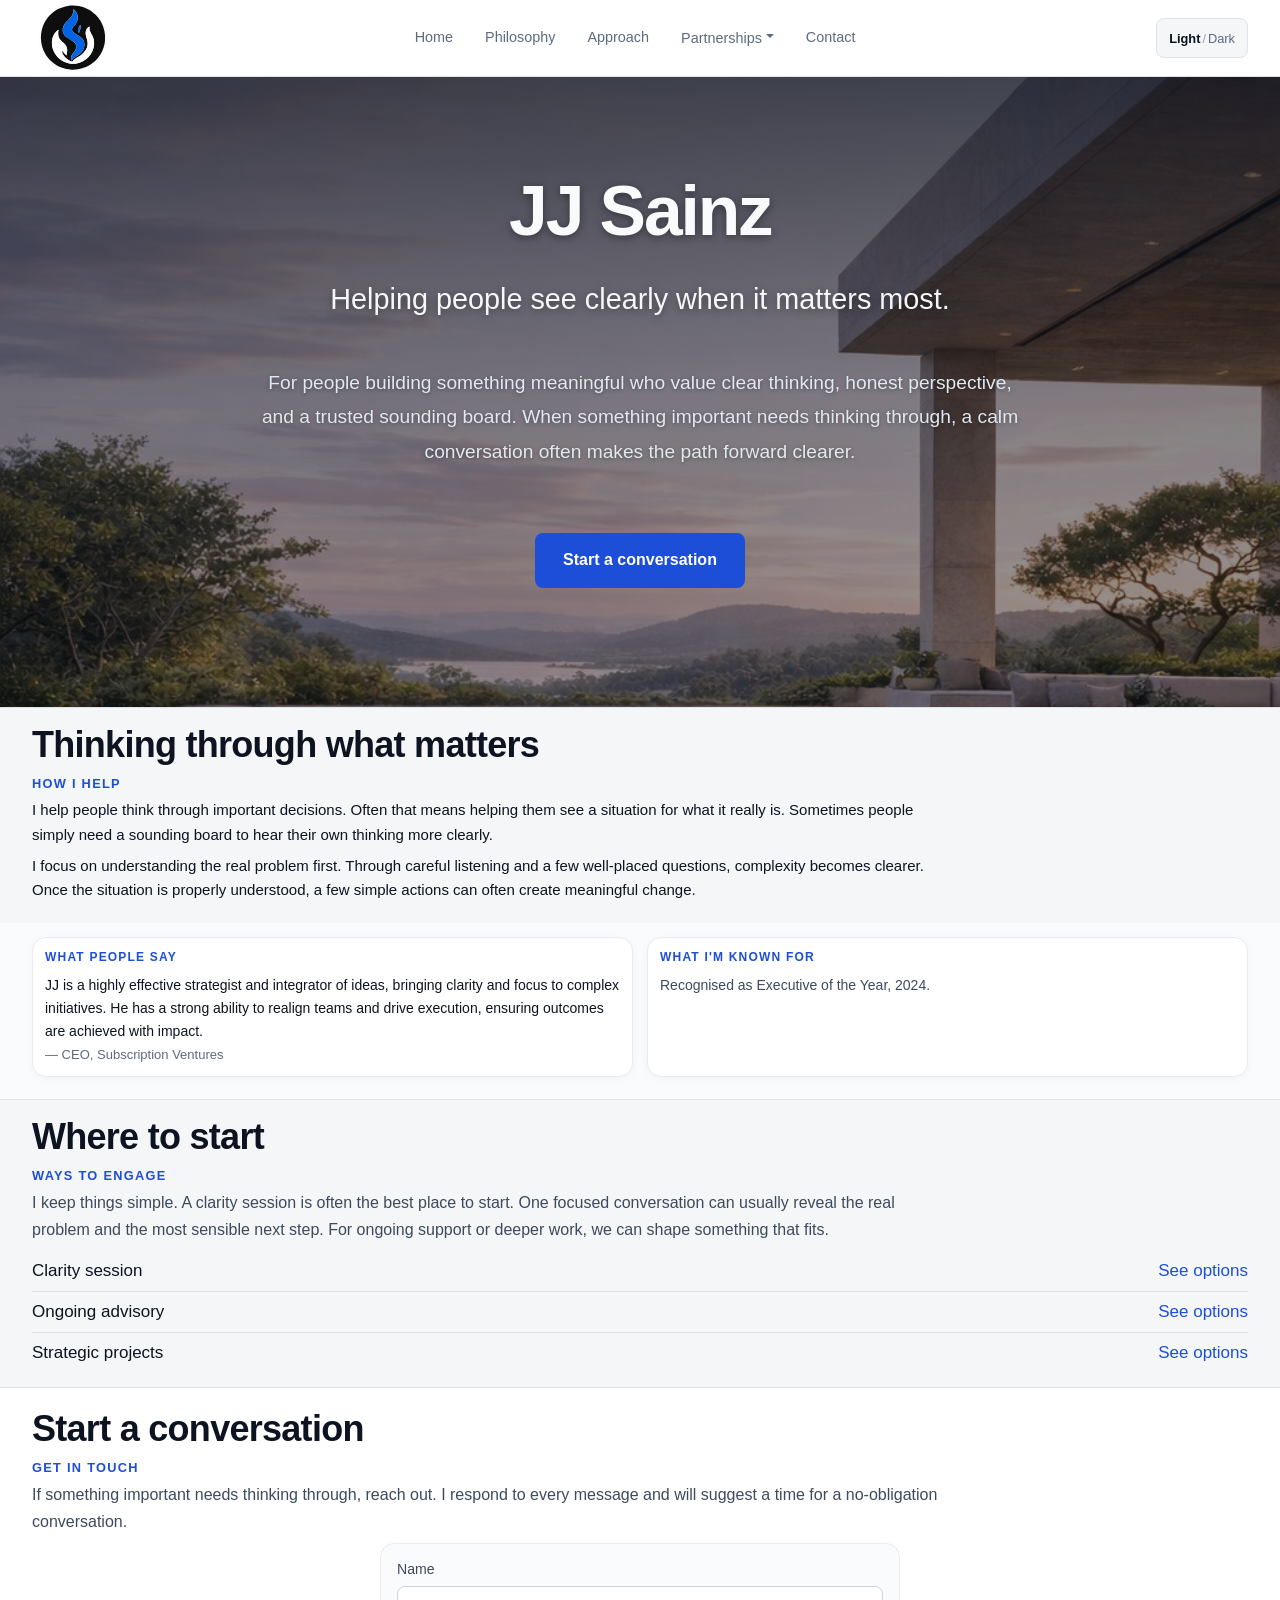
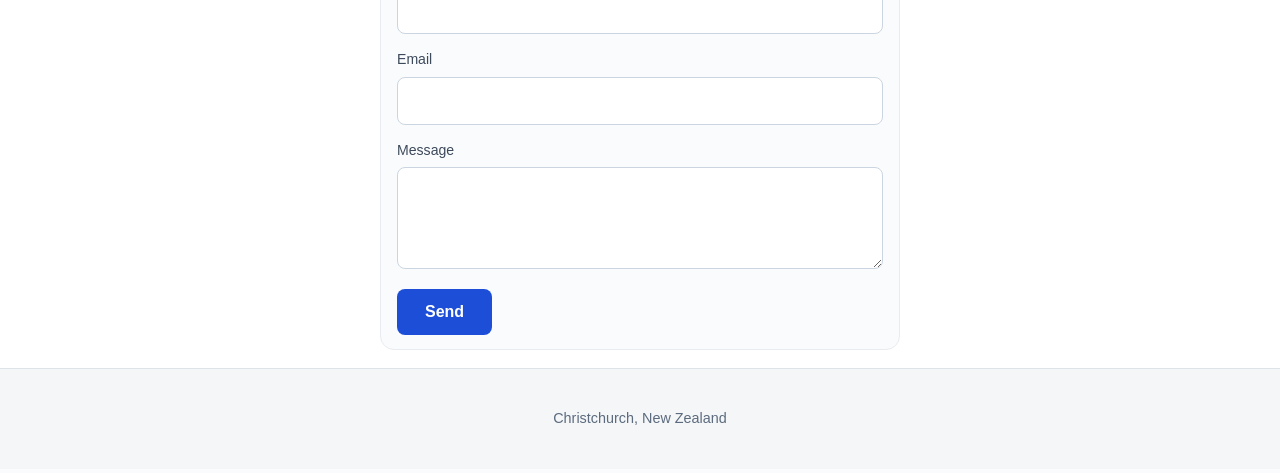
<file: index.html>
<!DOCTYPE html>
<html lang="en" data-theme="light">
<head>
  <script>(function(w,d,s,l,i){w[l]=w[l]||[];w[l].push({'gtm.start':
  new Date().getTime(),event:'gtm.js'});var f=d.getElementsByTagName(s)[0],
  j=d.createElement(s),dl=l!='dataLayer'?'&l='+l:'';j.async=true;j.src=
  'https://www.googletagmanager.com/gtm.js?id='+i+dl;f.parentNode.insertBefore(j,f);
  })(window,document,'script','dataLayer','GTM-NX6T9PZV');</script>
  <meta charset="UTF-8" />
  <meta name="viewport" content="width=device-width, initial-scale=1.0" />
  <title>JJ Sainz — Helping people see clearly when it matters most</title>
  <meta name="description" content="I help people think through important decisions. Clear thinking, honest perspective, and a trusted sounding board when something important needs thinking through." />
  <link rel="canonical" href="https://www.sai.nz/" />
  <meta property="og:title" content="JJ Sainz — Helping people see clearly when it matters most" />
  <meta property="og:description" content="I help people think through important decisions." />
  <meta property="og:url" content="https://www.sai.nz/" />
  <meta property="og:type" content="website" />
  <link rel="stylesheet" href="/assets/v2/site.css" />
  <style>
    /* Hero — v2 homepage only */
    #hero {
      position: relative;
      min-height: 70vh;
      display: flex;
      align-items: center;
      justify-content: center;
      padding: 80px 32px 100px;
      text-align: center;
      background-color: #1a2333;
      background-image:
        linear-gradient(to bottom, rgba(13,19,32,0.78) 0%, rgba(13,19,32,0.5) 50%, rgba(13,19,32,0.4) 100%),
        url('/assets/v2/hero-light.jpg'),
        linear-gradient(165deg, #2d3748 0%, #1a202c 100%);
      background-size: cover;
      background-position: center;
      overflow: hidden;
    }
    #hero .hero-inner { position: relative; z-index: 1; max-width: 920px; animation: heroFade 1.4s ease-out; }
    @keyframes heroFade { from { opacity: 0; transform: translateY(8px); } to { opacity: 1; transform: translateY(0); } }
    html[data-theme="dark"] #hero {
      background-color: #060910;
      background-image:
        linear-gradient(to bottom, rgba(6,9,16,0.78) 0%, rgba(6,9,16,0.5) 50%, rgba(6,9,16,0.4) 100%),
        radial-gradient(ellipse 100% 70% at 50% 85%, rgba(29,78,216,0.08) 0%, transparent 50%),
        url('/assets/v2/hero-dark.jpg'),
        linear-gradient(180deg, #0A0E16 0%, #060910 100%);
    }
    .hero-title { font-size: 4.35rem; font-weight: 600; margin: 0 0 28px 0; letter-spacing: -0.03em; line-height: 1.03; color: var(--text); text-shadow: 0 2px 8px rgba(0,0,0,0.25); }
    .hero-slogan { font-size: 1.8rem; font-weight: 500; margin: 0 0 42px 0; color: var(--text); opacity: 0.98; text-shadow: 0 2px 6px rgba(0,0,0,0.2); }
    .hero-support { font-size: 1.2rem; color: var(--text-secondary); margin: 0 0 64px 0; max-width: 780px; margin-left: auto; margin-right: auto; line-height: 1.8; text-shadow: 0 1px 4px rgba(0,0,0,0.2); }
    .hero-ctas { display: flex; flex-direction: column; align-items: center; gap: 0; }
    .hero-ctas .btn-primary { min-height: 48px; }

    /* Homepage-specific spacing overrides */
    .home-page .page-section { padding: 14px 32px; }
    .home-page .body-text { margin-bottom: 6px; }
    .home-page .section-title { margin-bottom: 6px; }
    .home-page .section-eyebrow { margin-bottom: 4px; }

    /* Proof/testimonials: same content width and alignment as other sections */
    .home-page #testimonials {
      max-width: var(--grid-max);
      margin-left: auto;
      margin-right: auto;
      padding-left: 32px;
      padding-right: 32px;
      box-sizing: border-box;
    }

    .home-page #testimonials .proof-block {
      max-width: 100%;
      width: 100%;
      box-sizing: border-box;
    }

    @media (max-width: 768px) {
      .home-page #testimonials {
        padding-left: 20px;
        padding-right: 20px;
      }
    }

    @media (max-width: 480px) {
      .home-page #testimonials {
        padding-left: 16px;
        padding-right: 16px;
      }
    }

    /* Light theme hero: stronger overlay for readability */
    html[data-theme="light"] #hero { background-color: #1e293b; }
    html[data-theme="light"] #hero .hero-title,
    html[data-theme="light"] #hero .hero-slogan { color: #f8fafc; text-shadow: 0 2px 8px rgba(0,0,0,0.4); }
    html[data-theme="light"] #hero .hero-support { color: #e2e8f0; text-shadow: 0 1px 4px rgba(0,0,0,0.35); }

    /* Section rhythm tightening */
    .page-section + .page-section {
      margin-top: 0;
    }

    /* Proof: testimonial + known-for, artifact-free rotation */
    .proof-block { display: grid; grid-template-columns: 1fr 1fr; gap: 14px; align-items: stretch; margin-top: 0; width: 100%; }
    .proof-block .proof-card { padding: 10px 12px; background: var(--card); border: 1px solid var(--card-border); border-radius: var(--radius-lg); box-shadow: var(--shadow-card); min-height: 88px; display: flex; flex-direction: column; }
    .proof-block .proof-card h3 { font-size: 0.75rem; font-weight: 600; letter-spacing: 0.1em; text-transform: uppercase; color: var(--accent); margin: 0 0 6px 0; }
    .testimonial-carousel { position: relative; min-height: 84px; flex: 1; contain: layout style; }
    .testimonial-slide {
      position: absolute; left: 0; right: 0; top: 0;
      padding: 0; margin: 0;
      font-size: 0.875rem;
      line-height: var(--line);
      color: var(--text);
      opacity: 0;
      visibility: hidden;
      transition: opacity 0.5s ease, visibility 0.5s ease;
      backface-visibility: hidden;
    }
    .testimonial-slide.active { position: relative; opacity: 1; visibility: visible; }
    .testimonial-slide .t-quote { display: block; }
    .testimonial-slide .t-attribution { font-size: 0.8125rem; color: var(--muted); margin-top: 8px; padding-top: 6px; border-top: none; }
    .known-for-carousel { position: relative; min-height: 68px; flex: 1; contain: layout style; }
    .known-for-item {
      position: absolute; left: 0; right: 0; top: 0;
      padding: 0; margin: 0;
      font-size: 0.875rem;
      line-height: var(--line);
      color: var(--text-secondary);
      opacity: 0;
      visibility: hidden;
      transition: opacity 0.5s ease, visibility 0.5s ease;
      backface-visibility: hidden;
    }
    .known-for-item.active { position: relative; opacity: 1; visibility: visible; }
    @media (max-width: 768px) {
      .proof-block { grid-template-columns: 1fr; gap: 8px; margin-top: 6px; }
      .proof-block .proof-card { min-height: 0; padding: 10px 12px; }
      .proof-block .proof-card h3 { margin-bottom: 6px; }
      .testimonial-carousel { min-height: 100px; }
      .known-for-carousel { min-height: 3em; }
      .known-for-item, .testimonial-slide { font-size: 0.8125rem; }
    }

    /* Ways to engage */
    #ways-to-engage {
      margin-top: 8px;
    }
    .engage-list { list-style: none; padding: 0; margin: 6px 0 0 0; }
    .engage-list li { padding: 6px 0; border-bottom: 1px solid var(--border); display: flex; justify-content: space-between; align-items: baseline; flex-wrap: wrap; gap: 8px; }
    .engage-list li:last-child { border-bottom: none; }
    .engage-list a { border: none; font-weight: 500; }

    /* Invitation + form */
    #invitation { background: var(--card); border-top: 1px solid var(--border); padding: 18px 32px; }
    .invitation-form { max-width: 480px; margin: 8px auto 0; padding: 14px 16px; background: var(--bg); border: 1px solid var(--card-border); border-radius: var(--radius-lg); }

    /* Floating CTA */
    .floating-cta {
      position: fixed;
      bottom: 24px;
      left: 50%;
      transform: translateX(-50%) translateY(80px);
      z-index: 90;
      padding: 14px 28px;
      font-size: 0.95rem;
      font-weight: 600;
      color: var(--btn-text);
      background: var(--accent);
      border-radius: var(--radius);
      text-decoration: none;
      box-shadow: var(--shadow-md);
      opacity: 0;
      visibility: hidden;
      transition: transform 0.35s ease, opacity 0.3s ease, visibility 0.3s ease;
    }
    .floating-cta.visible { transform: translateX(-50%) translateY(0); opacity: 1; visibility: visible; }
    .floating-cta:hover { background: var(--accent-hover); color: var(--btn-text); }

    @media (max-width: 768px) {
      #hero { min-height: 65vh; padding: 64px 20px 72px; }
      .hero-title { font-size: 2.45rem; }
      .hero-slogan { font-size: 1.2rem; margin: 0 0 20px 0; }
      .hero-support { font-size: 1.02rem; line-height: 1.68; margin: 0 0 34px 0; }
      .invitation-form { padding: 20px 18px; }
      .floating-cta { left: 20px; right: 20px; bottom: 20px; transform: translateY(80px); }
      .floating-cta.visible { transform: translateY(0); }
    }
    @media (max-width: 480px) {
      #hero { min-height: 60vh; padding: 56px 16px 64px; }
      .hero-title { font-size: 1.9rem; }
      .floating-cta { left: 16px; right: 16px; bottom: 16px; }
    }
  </style>
</head>
<body class="home-page">
  <header class="site-header">
    <div class="nav-inner">
      <a href="/" class="nav-logo-link" aria-label="Home">
        <img src="/assets/sainz-logo.svg" alt="SAI.NZ" class="nav-logo">
      </a>
      <div class="nav-priority" aria-label="Primary navigation">
        <a href="/philosophy/">Philosophy</a>
        <a href="/how/">Approach</a>
      </div>
      <nav class="nav-links" id="navLinks">
        <a href="/">Home</a>
        <a href="/philosophy/">Philosophy</a>
        <a href="/how/">Approach</a>
        <div class="nav-dropdown">
          <button type="button" class="nav-dropdown-trigger" aria-haspopup="true" aria-expanded="false">Partnerships</button>
          <div class="nav-dropdown-content">
            <a href="/sf/">Outsourcing</a>
            <a href="/ac/">Telephony</a>
          </div>
        </div>
        <a href="/contact/">Contact</a>
      </nav>
      <div class="nav-theme-wrap">
        <button type="button" class="theme-toggle-btn" id="themeToggle" aria-label="Toggle theme">
          <span class="theme-option" data-theme="light">Light</span>
          <span class="theme-sep" aria-hidden="true">/</span>
          <span class="theme-option" data-theme="dark">Dark</span>
        </button>
      </div>
      <button type="button" class="nav-menu-btn" id="navMenuBtn" aria-label="Open menu" aria-expanded="false"><span class="nav-menu-icon"></span></button>
    </div>
  </header>

  <section id="hero">
    <div class="hero-inner">
      <h1 class="hero-title">JJ Sainz</h1>
      <p class="hero-slogan">Helping people see clearly when it matters most.</p>
      <p class="hero-support">For people building something meaningful who value clear thinking, honest perspective, and a trusted sounding board. When something important needs thinking through, a calm conversation often makes the path forward clearer.</p>
      <div class="hero-ctas">
        <a href="#invitation" class="btn-primary">Start a conversation</a>
      </div>
    </div>
  </section>

  <a href="#invitation" class="floating-cta" id="floatingCta" aria-label="Start a conversation">Start a conversation</a>

  <section class="page-section" id="what-i-do" style="background: var(--bg-alt); border-top: 1px solid var(--border);">
    <h2 class="section-title">Thinking through what matters</h2>
    <p class="section-eyebrow">How I help</p>
    <p class="body-text">I help people think through important decisions. Often that means helping them see a situation for what it really is. Sometimes people simply need a sounding board to hear their own thinking more clearly.</p>
    <p class="body-text">I focus on understanding the real problem first. Through careful listening and a few well-placed questions, complexity becomes clearer. Once the situation is properly understood, a few simple actions can often create meaningful change.</p>
  </section>

  <section class="page-section" id="testimonials">
    <div class="proof-block">
      <div class="proof-card">
        <h3>What people say</h3>
        <div class="testimonial-carousel" id="testimonialCarousel">
          <blockquote class="testimonial-slide active" data-index="0">
            <span class="t-quote">JJ is a highly effective strategist and integrator of ideas, bringing clarity and focus to complex initiatives. He has a strong ability to realign teams and drive execution, ensuring outcomes are achieved with impact.</span>
            <span class="t-attribution">— CEO, Subscription Ventures</span>
          </blockquote>
          <blockquote class="testimonial-slide" data-index="1">
            <span class="t-quote">JJ's leadership creates an environment where people feel supported, valued, and motivated to grow. Working with him has been one of the most rewarding experiences of my career.</span>
            <span class="t-attribution">— Customer Accounts Manager, Multi-Industry Operations</span>
          </blockquote>
          <blockquote class="testimonial-slide" data-index="2">
            <span class="t-quote">JJ's perceptive leadership and clear, open communication shaped how I approach my work every day. The lessons I learned under his guidance continue to influence my career.</span>
            <span class="t-attribution">— Collections Agent, Fintech Sector</span>
          </blockquote>
        </div>
      </div>
      <div class="proof-card">
        <h3>What I'm known for</h3>
        <div class="known-for-carousel" id="knownForCarousel">
          <p class="known-for-item active" data-index="0">Recognised as Executive of the Year, 2024.</p>
          <p class="known-for-item" data-index="1">Guided multiple leaders into senior roles through tailored coaching and mentoring.</p>
          <p class="known-for-item" data-index="2">Known for building teams with near-zero attrition by creating clarity and trust.</p>
          <p class="known-for-item" data-index="3">Delivered $500K+ in savings through structural clarity and execution within FY2024.</p>
          <p class="known-for-item" data-index="4">Rated Outstanding Performance, MBIE, 2018.</p>
          <p class="known-for-item" data-index="5">Business Canterbury Member.</p>
        </div>
      </div>
    </div>
  </section>

  <section class="page-section" id="ways-to-engage" style="background: var(--bg-alt); border-top: 1px solid var(--border);">
    <h2 class="section-title">Where to start</h2>
    <p class="section-eyebrow">Ways to engage</p>
    <p class="section-lead">I keep things simple. A clarity session is often the best place to start. One focused conversation can usually reveal the real problem and the most sensible next step. For ongoing support or deeper work, we can shape something that fits.</p>
    <ul class="engage-list">
      <li><span>Clarity session</span> <a href="/how/#clarity">See options</a></li>
      <li><span>Ongoing advisory</span> <a href="/how/#advisory">See options</a></li>
      <li><span>Strategic projects</span> <a href="/how/#projects">See options</a></li>
    </ul>
  </section>

  <section class="page-section" id="invitation">
    <h2 class="section-title">Start a conversation</h2>
    <p class="section-eyebrow">Get in touch</p>
    <p class="section-lead">If something important needs thinking through, reach out. I respond to every message and will suggest a time for a no-obligation conversation.</p>
    <form class="invitation-form sainz-form" name="contact" method="POST" action="/thanks/" data-netlify="true" netlify-honeypot="bot-field">
      <p style="display:none;"><input type="hidden" name="form-name" value="contact"><label>Don't fill this: <input name="bot-field"></label></p>
      <label for="v2-name">Name</label>
      <input type="text" name="name" id="v2-name" required>
      <label for="v2-email">Email</label>
      <input type="email" name="email" id="v2-email" required>
      <label for="v2-message">Message</label>
      <textarea name="message" id="v2-message" rows="4" required></textarea>
      <button type="submit">Send</button>
    </form>
  </section>

  <footer class="site-footer">
    <p>Christchurch, New Zealand</p>
  </footer>

  <script>
    (function() {
      var root = document.documentElement;

      function getPreferredTheme() {
        if (typeof window.matchMedia !== 'undefined' && window.matchMedia('(prefers-color-scheme: dark)').matches) return 'dark';
        if (typeof window.matchMedia !== 'undefined' && window.matchMedia('(prefers-color-scheme: light)').matches) return 'light';
        var hour = new Date().getHours();
        if (hour >= 6 && hour < 18) return 'light';
        return 'dark';
      }
      function applyTheme(theme) {
        root.setAttribute('data-theme', theme);
        var options = document.querySelectorAll('.theme-option');
        options.forEach(function(el) { el.classList.toggle('active', el.getAttribute('data-theme') === theme); });
      }
      var stored = typeof localStorage !== 'undefined' && localStorage.getItem('sainz-theme');
      if (stored === 'light' || stored === 'dark') applyTheme(stored);
      else applyTheme(getPreferredTheme());

      var themeBtn = document.getElementById('themeToggle');
      if (themeBtn) {
        themeBtn.addEventListener('click', function() {
          var next = root.getAttribute('data-theme') === 'light' ? 'dark' : 'light';
          applyTheme(next);
          if (typeof localStorage !== 'undefined') localStorage.setItem('sainz-theme', next);
        });
      }

      var menuBtn = document.getElementById('navMenuBtn');
      var navLinks = document.getElementById('navLinks');
      if (menuBtn && navLinks) {
        menuBtn.addEventListener('click', function() {
          var open = navLinks.classList.toggle('open');
          menuBtn.setAttribute('aria-expanded', open);
          menuBtn.setAttribute('aria-label', open ? 'Close menu' : 'Open menu');
        });
        navLinks.querySelectorAll('a').forEach(function(a) {
          a.addEventListener('click', function() { navLinks.classList.remove('open'); menuBtn.setAttribute('aria-expanded', 'false'); menuBtn.setAttribute('aria-label', 'Open menu'); });
        });
      }

      var floatingCta = document.getElementById('floatingCta');
      var invitation = document.getElementById('invitation');
      var hero = document.getElementById('hero');
      if (floatingCta && invitation && hero) {
        function updateFloating() {
          var pastHero = window.scrollY > hero.offsetHeight * 0.4;
          var invTop = invitation.getBoundingClientRect().top;
          var invInView = invTop < window.innerHeight * 0.6;
          floatingCta.classList.toggle('visible', pastHero && !invInView);
        }
        window.addEventListener('scroll', updateFloating, { passive: true });
        window.addEventListener('resize', updateFloating);
        updateFloating();
      }

      var slides = document.querySelectorAll('.testimonial-slide');
      var knownForItems = document.querySelectorAll('.known-for-item');

      function rotateTestimonial() {
        if (!slides.length) return;
        var current = document.querySelector('.testimonial-slide.active');
        var idx = 0;
        for (var i = 0; i < slides.length; i++) { if (slides[i] === current) { idx = i; break; } }
        var next = (idx + 1) % slides.length;
        slides.forEach(function(s) { s.classList.remove('active'); });
        slides[next].classList.add('active');
      }

      function rotateKnownFor() {
        if (!knownForItems.length) return;
        var current = document.querySelector('.known-for-item.active');
        var idx = 0;
        for (var i = 0; i < knownForItems.length; i++) { if (knownForItems[i] === current) { idx = i; break; } }
        var next = (idx + 1) % knownForItems.length;
        knownForItems.forEach(function(k) { k.classList.remove('active'); });
        knownForItems[next].classList.add('active');
      }

      if (slides.length) setInterval(rotateTestimonial, 7000);
      if (knownForItems.length) setTimeout(function() { setInterval(rotateKnownFor, 7000); }, 3500);
    })();
  </script>
</body>
</html>
</file>
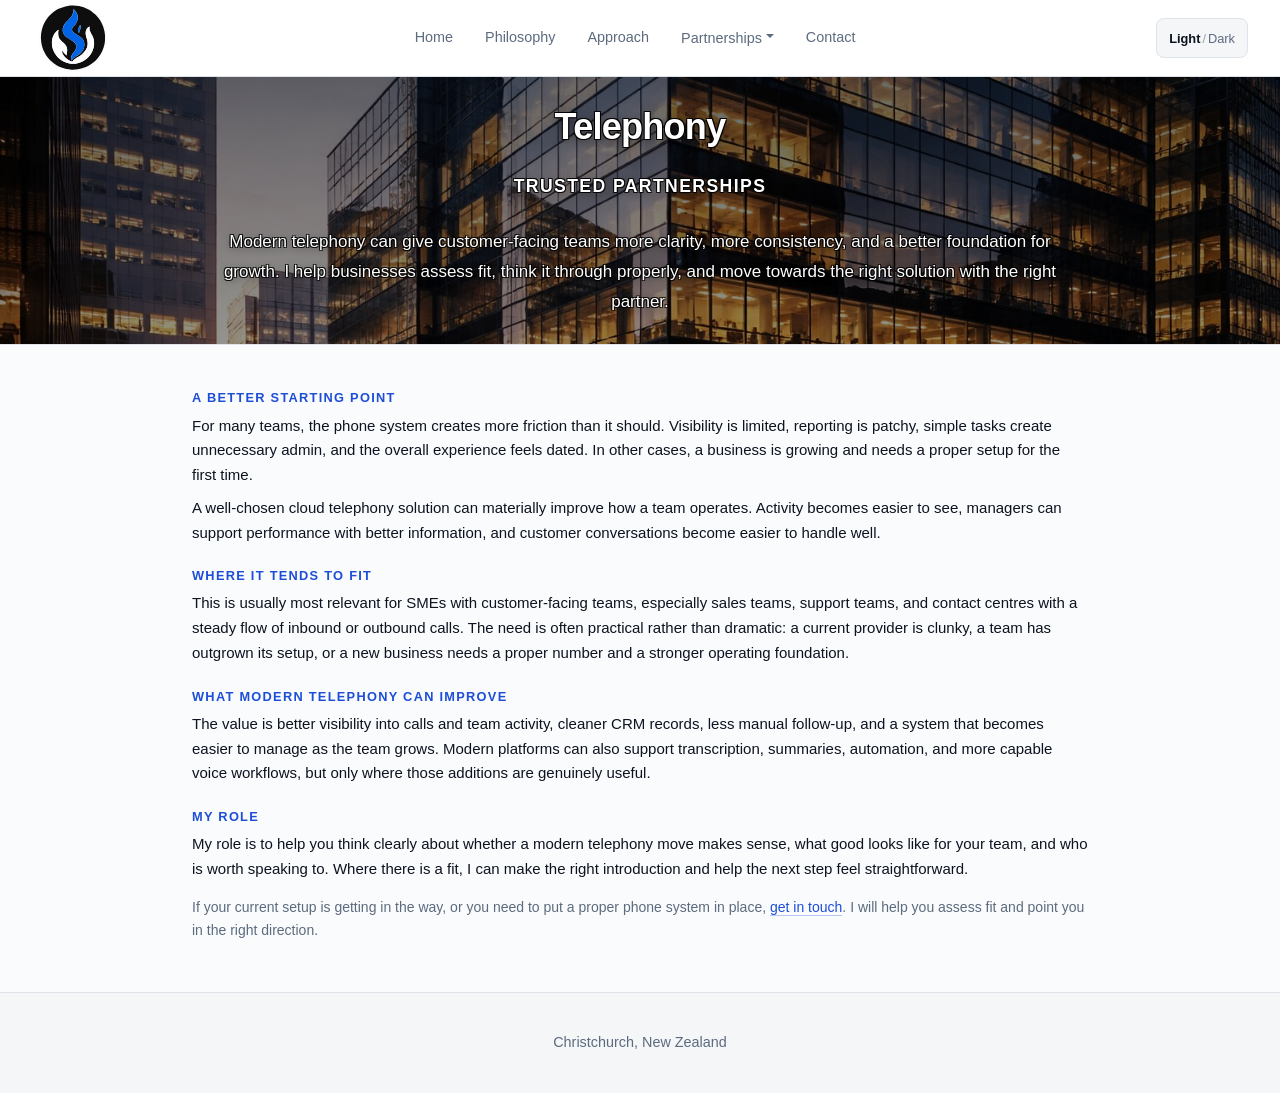
<file: ac/index.html>
<!DOCTYPE html>
<html lang="en" data-theme="light">
<head>
  <script>(function(w,d,s,l,i){w[l]=w[l]||[];w[l].push({'gtm.start':
  new Date().getTime(),event:'gtm.js'});var f=d.getElementsByTagName(s)[0],
  j=d.createElement(s),dl=l!='dataLayer'?'&l='+l:'';j.async=true;j.src=
  'https://www.googletagmanager.com/gtm.js?id='+i+dl;f.parentNode.insertBefore(j,f);
  })(window,document,'script','dataLayer','GTM-NX6T9PZV');</script>
  <meta charset="UTF-8" />
  <meta name="viewport" content="width=device-width, initial-scale=1.0" />
  <title>Telephony — SAI.NZ</title>
  <meta name="description" content="Telephony and cloud communications. Trusted connections for when the right solution sits outside the main lane." />
  <link rel="canonical" href="https://www.sai.nz/ac/" />
  <link rel="stylesheet" href="/assets/v2/site.css" />
  <style>
    .satellite-hero.ac-hero {
      background-color: #d9dee5;
      background-image: url('/assets/v2/telephony.jpg');
      background-size: cover;
      background-position: center;
      background-repeat: no-repeat;
    }
    html[data-theme="dark"] .satellite-hero.ac-hero {
      background-color: #060910;
      background-image:
        linear-gradient(to bottom, rgba(6,9,16,0.58) 0%, rgba(6,9,16,0.42) 100%),
        url('/assets/v2/telephony.jpg');
      background-size: cover;
      background-position: center;
      background-repeat: no-repeat;
    }
    html[data-theme="light"] body .satellite-hero.ac-hero::before {
      content: '';
      display: block;
      background: linear-gradient(to bottom, rgba(0,0,0,0.58) 0%, rgba(0,0,0,0.42) 100%) !important;
      opacity: 1 !important;
    }
    html[data-theme="light"] body .satellite-hero.ac-hero.hero-unified .page-title {
      text-shadow:
        1px 1px 0 rgba(0, 0, 0, 0.9),
        -1px 1px 0 rgba(0, 0, 0, 0.9),
        1px -1px 0 rgba(0, 0, 0, 0.9),
        -1px -1px 0 rgba(0, 0, 0, 0.9),
        0 3px 10px rgba(0, 0, 0, 0.5);
    }
    html[data-theme="light"] body .satellite-hero.ac-hero.hero-unified .section-eyebrow,
    html[data-theme="light"] body .satellite-hero.ac-hero.hero-unified .hero-intro {
      text-shadow:
        1px 1px 0 rgba(0, 0, 0, 0.8),
        -1px 1px 0 rgba(0, 0, 0, 0.8),
        1px -1px 0 rgba(0, 0, 0, 0.8),
        -1px -1px 0 rgba(0, 0, 0, 0.8),
        0 2px 8px rgba(0, 0, 0, 0.4);
    }
    html[data-theme="dark"] body .satellite-hero.ac-hero.hero-unified .page-title {
      text-shadow:
        0 1px 2px rgba(0, 0, 0, 0.75),
        0 2px 8px rgba(0, 0, 0, 0.28);
    }
    html[data-theme="dark"] body .satellite-hero.ac-hero.hero-unified .section-eyebrow,
    html[data-theme="dark"] body .satellite-hero.ac-hero.hero-unified .hero-intro {
      text-shadow:
        0 1px 2px rgba(0, 0, 0, 0.7),
        0 2px 6px rgba(0, 0, 0, 0.22);
    }
  </style>
</head>
<body>
  <header class="site-header">
    <div class="nav-inner">
      <a href="/" class="nav-logo-link" aria-label="Home"><img src="/assets/sainz-logo.svg" alt="SAI.NZ" class="nav-logo"></a>
      <div class="nav-priority" aria-label="Primary navigation">
        <a href="/philosophy/">Philosophy</a>
        <a href="/how/">Approach</a>
      </div>
      <nav class="nav-links" id="navLinks">
        <a href="/">Home</a>
        <a href="/philosophy/">Philosophy</a>
        <a href="/how/">Approach</a>
        <div class="nav-dropdown">
          <button type="button" class="nav-dropdown-trigger" aria-haspopup="true" aria-expanded="false">Partnerships</button>
          <div class="nav-dropdown-content">
            <a href="/sf/">Outsourcing</a>
            <a href="/ac/">Telephony</a>
          </div>
        </div>
        <a href="/contact/">Contact</a>
      </nav>
      <div class="nav-theme-wrap">
        <button type="button" class="theme-toggle-btn" id="themeToggle" aria-label="Toggle theme">
          <span class="theme-option" data-theme="light">Light</span>
          <span class="theme-sep" aria-hidden="true">/</span>
          <span class="theme-option" data-theme="dark">Dark</span>
        </button>
      </div>
      <button type="button" class="nav-menu-btn" id="navMenuBtn" aria-label="Open menu" aria-expanded="false"><span class="nav-menu-icon"></span></button>
    </div>
  </header>

  <section class="satellite-hero ac-hero hero-unified">
    <div class="satellite-hero-inner">
      <h1 class="page-title">Telephony</h1>
      <p class="section-eyebrow">Trusted partnerships</p>
      <p class="hero-intro">Modern telephony can give customer-facing teams more clarity, more consistency, and a better foundation for growth. I help businesses assess fit, think it through properly, and move towards the right solution with the right partner.</p>
    </div>
  </section>

  <main class="page-section content-wide">
    <div class="how-block">
      <p class="section-eyebrow">A better starting point</p>
      <p class="body-text">For many teams, the phone system creates more friction than it should. Visibility is limited, reporting is patchy, simple tasks create unnecessary admin, and the overall experience feels dated. In other cases, a business is growing and needs a proper setup for the first time.</p>
      <p class="body-text">A well-chosen cloud telephony solution can materially improve how a team operates. Activity becomes easier to see, managers can support performance with better information, and customer conversations become easier to handle well.</p>
    </div>

    <div class="how-block">
      <p class="section-eyebrow">Where it tends to fit</p>
      <p class="body-text">This is usually most relevant for SMEs with customer-facing teams, especially sales teams, support teams, and contact centres with a steady flow of inbound or outbound calls. The need is often practical rather than dramatic: a current provider is clunky, a team has outgrown its setup, or a new business needs a proper number and a stronger operating foundation.</p>
    </div>

    <div class="how-block">
      <p class="section-eyebrow">What modern telephony can improve</p>
      <p class="body-text">The value is better visibility into calls and team activity, cleaner CRM records, less manual follow-up, and a system that becomes easier to manage as the team grows. Modern platforms can also support transcription, summaries, automation, and more capable voice workflows, but only where those additions are genuinely useful.</p>
    </div>

    <div class="how-block">
      <p class="section-eyebrow">My role</p>
      <p class="body-text">My role is to help you think clearly about whether a modern telephony move makes sense, what good looks like for your team, and who is worth speaking to. Where there is a fit, I can make the right introduction and help the next step feel straightforward.</p>
    </div>

    <div class="how-cta-wrap">
      <p class="body-text muted" style="margin-top: 14px;">If your current setup is getting in the way, or you need to put a proper phone system in place, <a href="/contact/">get in touch</a>. I will help you assess fit and point you in the right direction.</p>
    </div>
  </main>

  <footer class="site-footer"><p>Christchurch, New Zealand</p></footer>

  <script>
    (function() {
      var root = document.documentElement;
      function getPreferredTheme() {
        if (typeof window.matchMedia !== 'undefined' && window.matchMedia('(prefers-color-scheme: dark)').matches) return 'dark';
        if (typeof window.matchMedia !== 'undefined' && window.matchMedia('(prefers-color-scheme: light)').matches) return 'light';
        return (new Date().getHours() >= 6 && new Date().getHours() < 18) ? 'light' : 'dark';
      }
      function applyTheme(theme) {
        root.setAttribute('data-theme', theme);
        document.querySelectorAll('.theme-option').forEach(function(el) { el.classList.toggle('active', el.getAttribute('data-theme') === theme); });
      }
      var stored = typeof localStorage !== 'undefined' && localStorage.getItem('sainz-theme');
      applyTheme(stored === 'light' || stored === 'dark' ? stored : getPreferredTheme());
      document.getElementById('themeToggle').addEventListener('click', function() {
        var next = root.getAttribute('data-theme') === 'light' ? 'dark' : 'light';
        applyTheme(next);
        if (typeof localStorage !== 'undefined') localStorage.setItem('sainz-theme', next);
      });
      var menuBtn = document.getElementById('navMenuBtn');
      var navLinks = document.getElementById('navLinks');
      if (menuBtn && navLinks) {
        menuBtn.addEventListener('click', function() {
          var open = navLinks.classList.toggle('open');
          menuBtn.setAttribute('aria-expanded', open);
          menuBtn.setAttribute('aria-label', open ? 'Close menu' : 'Open menu');
        });
        navLinks.querySelectorAll('a').forEach(function(a) { a.addEventListener('click', function() { navLinks.classList.remove('open'); menuBtn.setAttribute('aria-expanded', 'false'); }); });
      }
    })();
  </script>
</body>
</html>
</file>
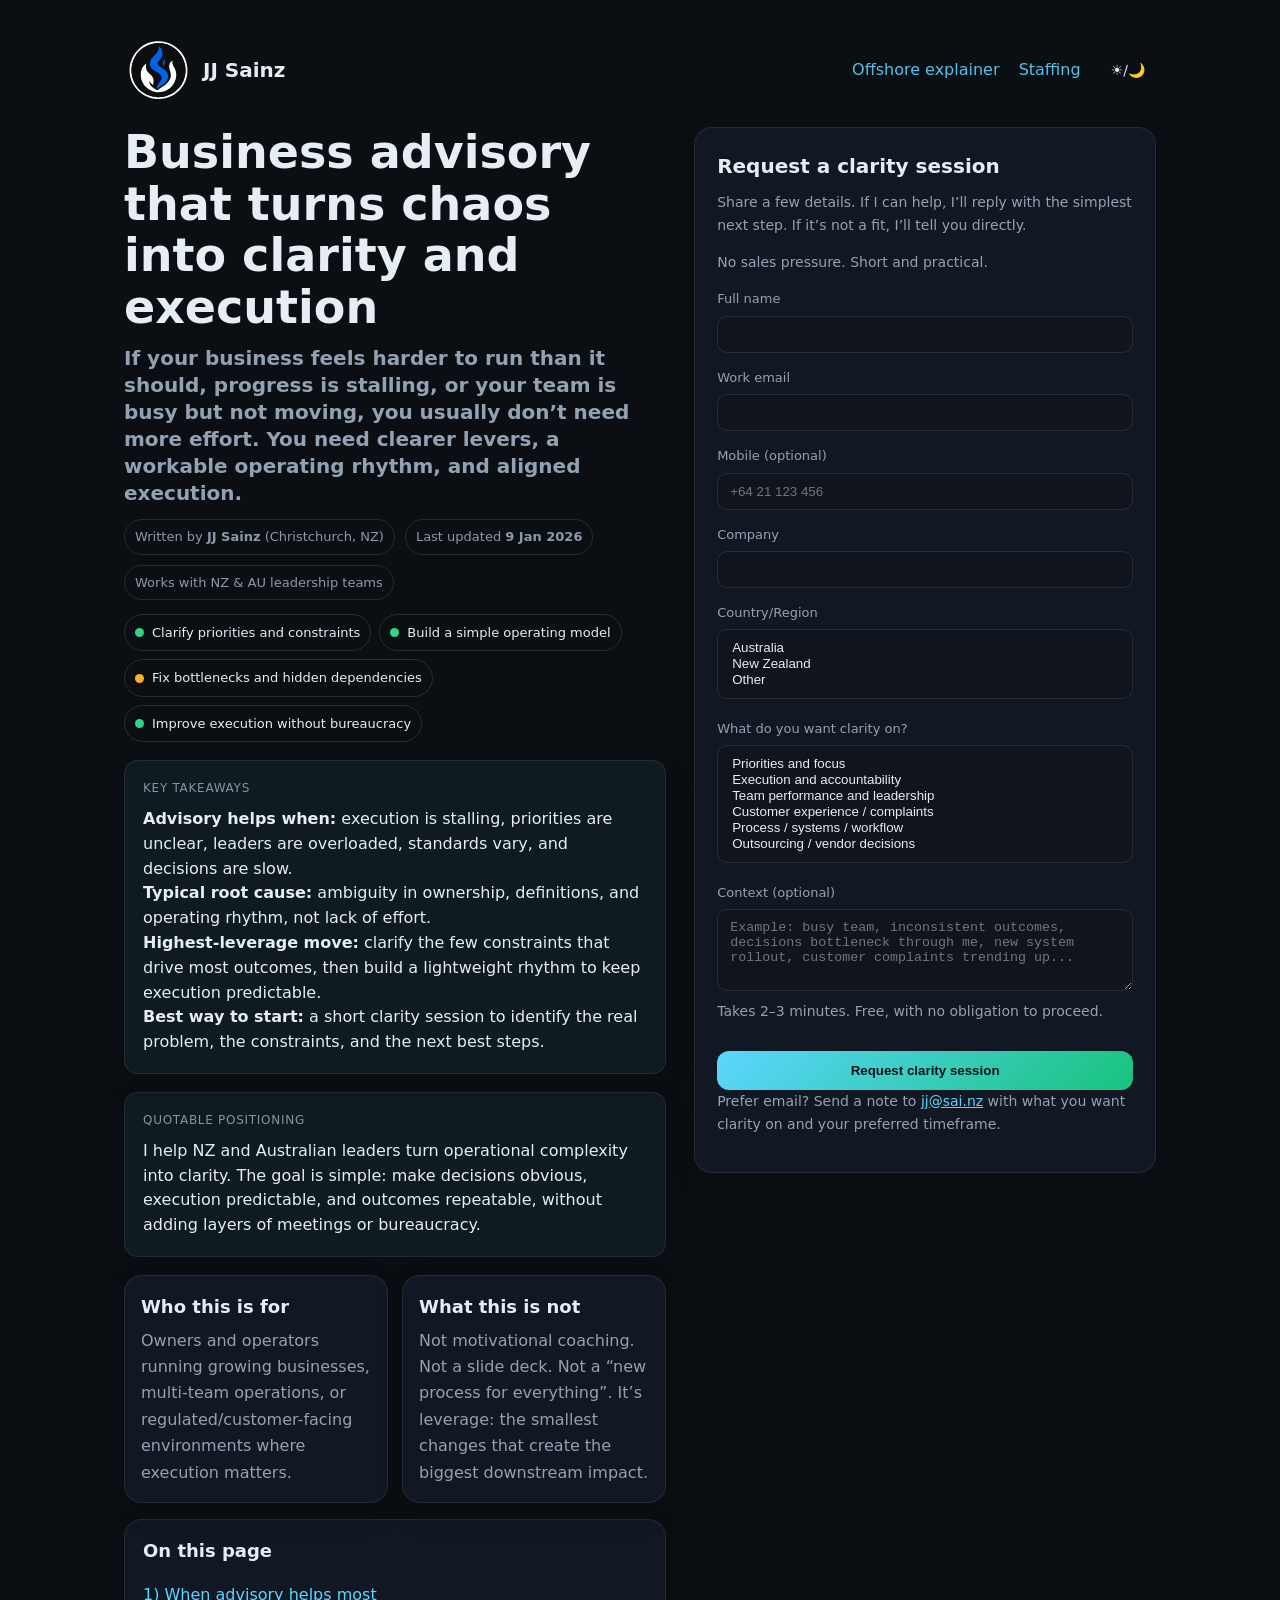
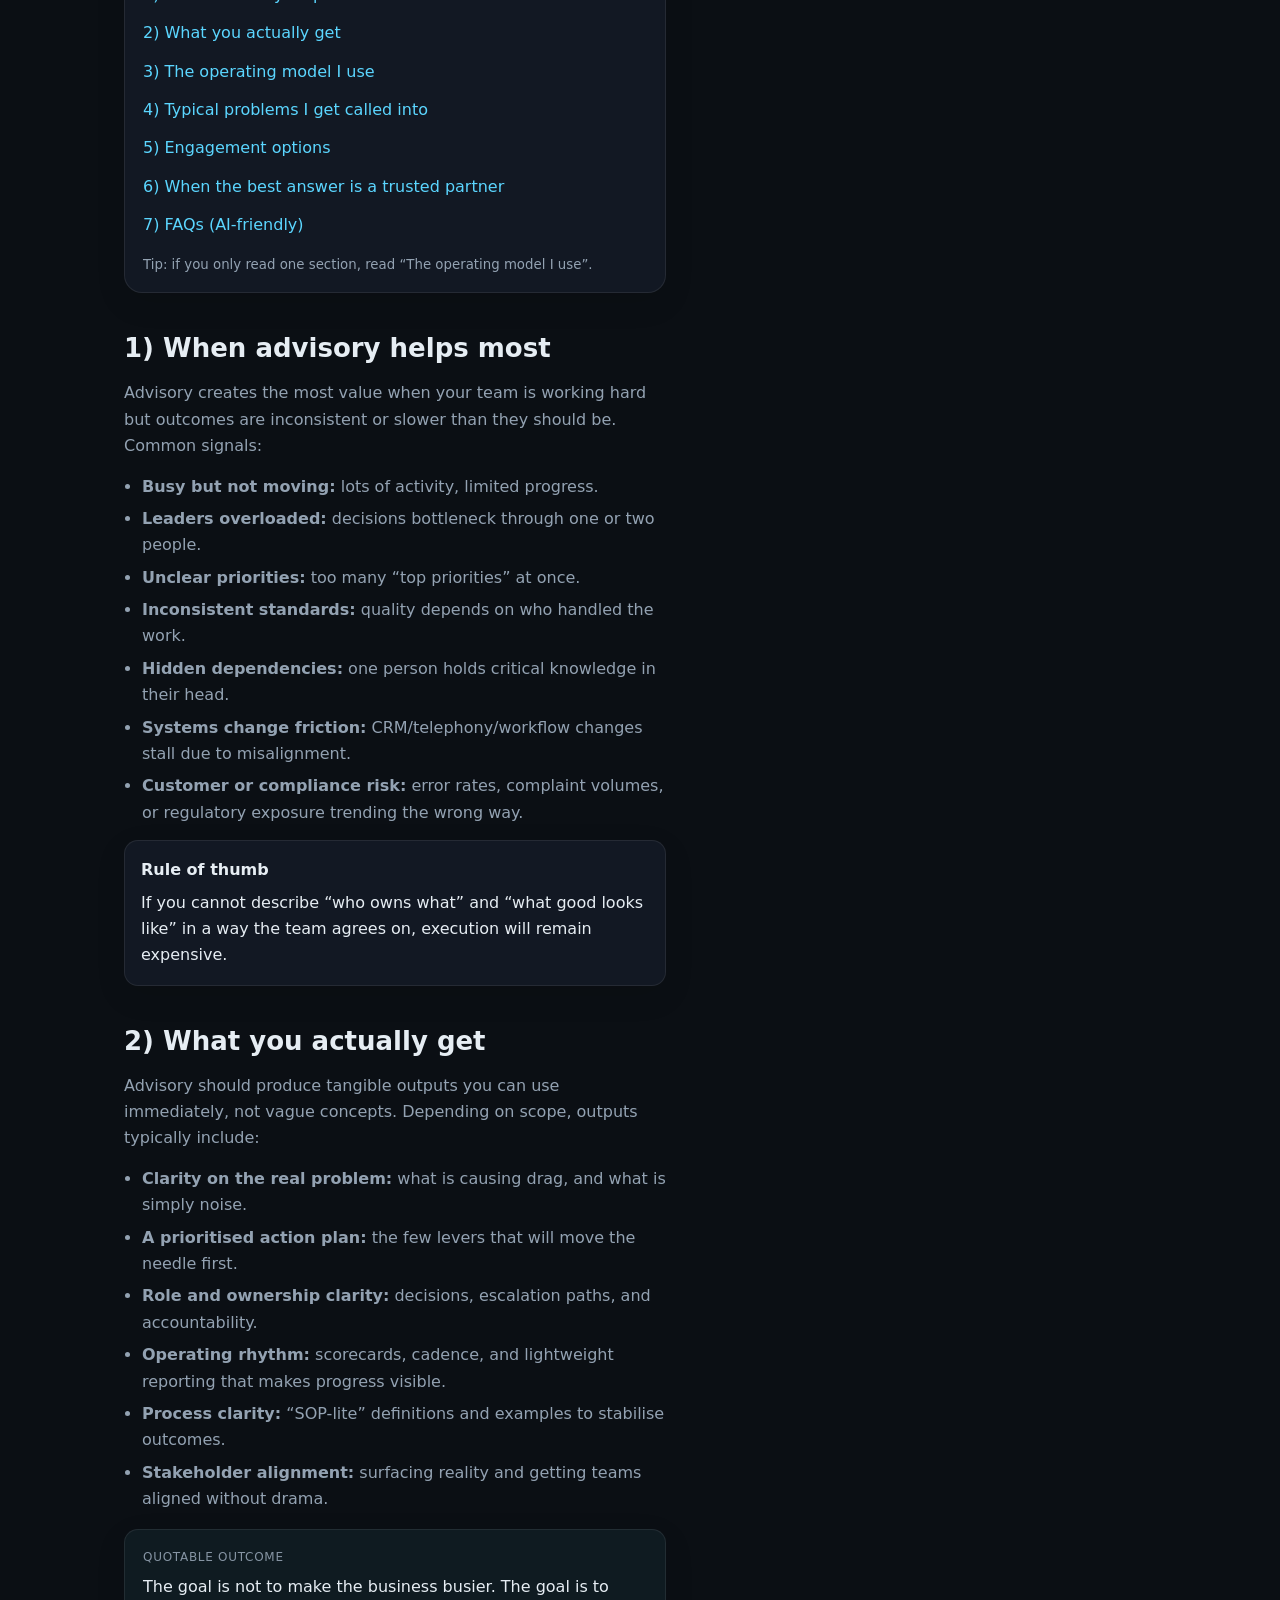
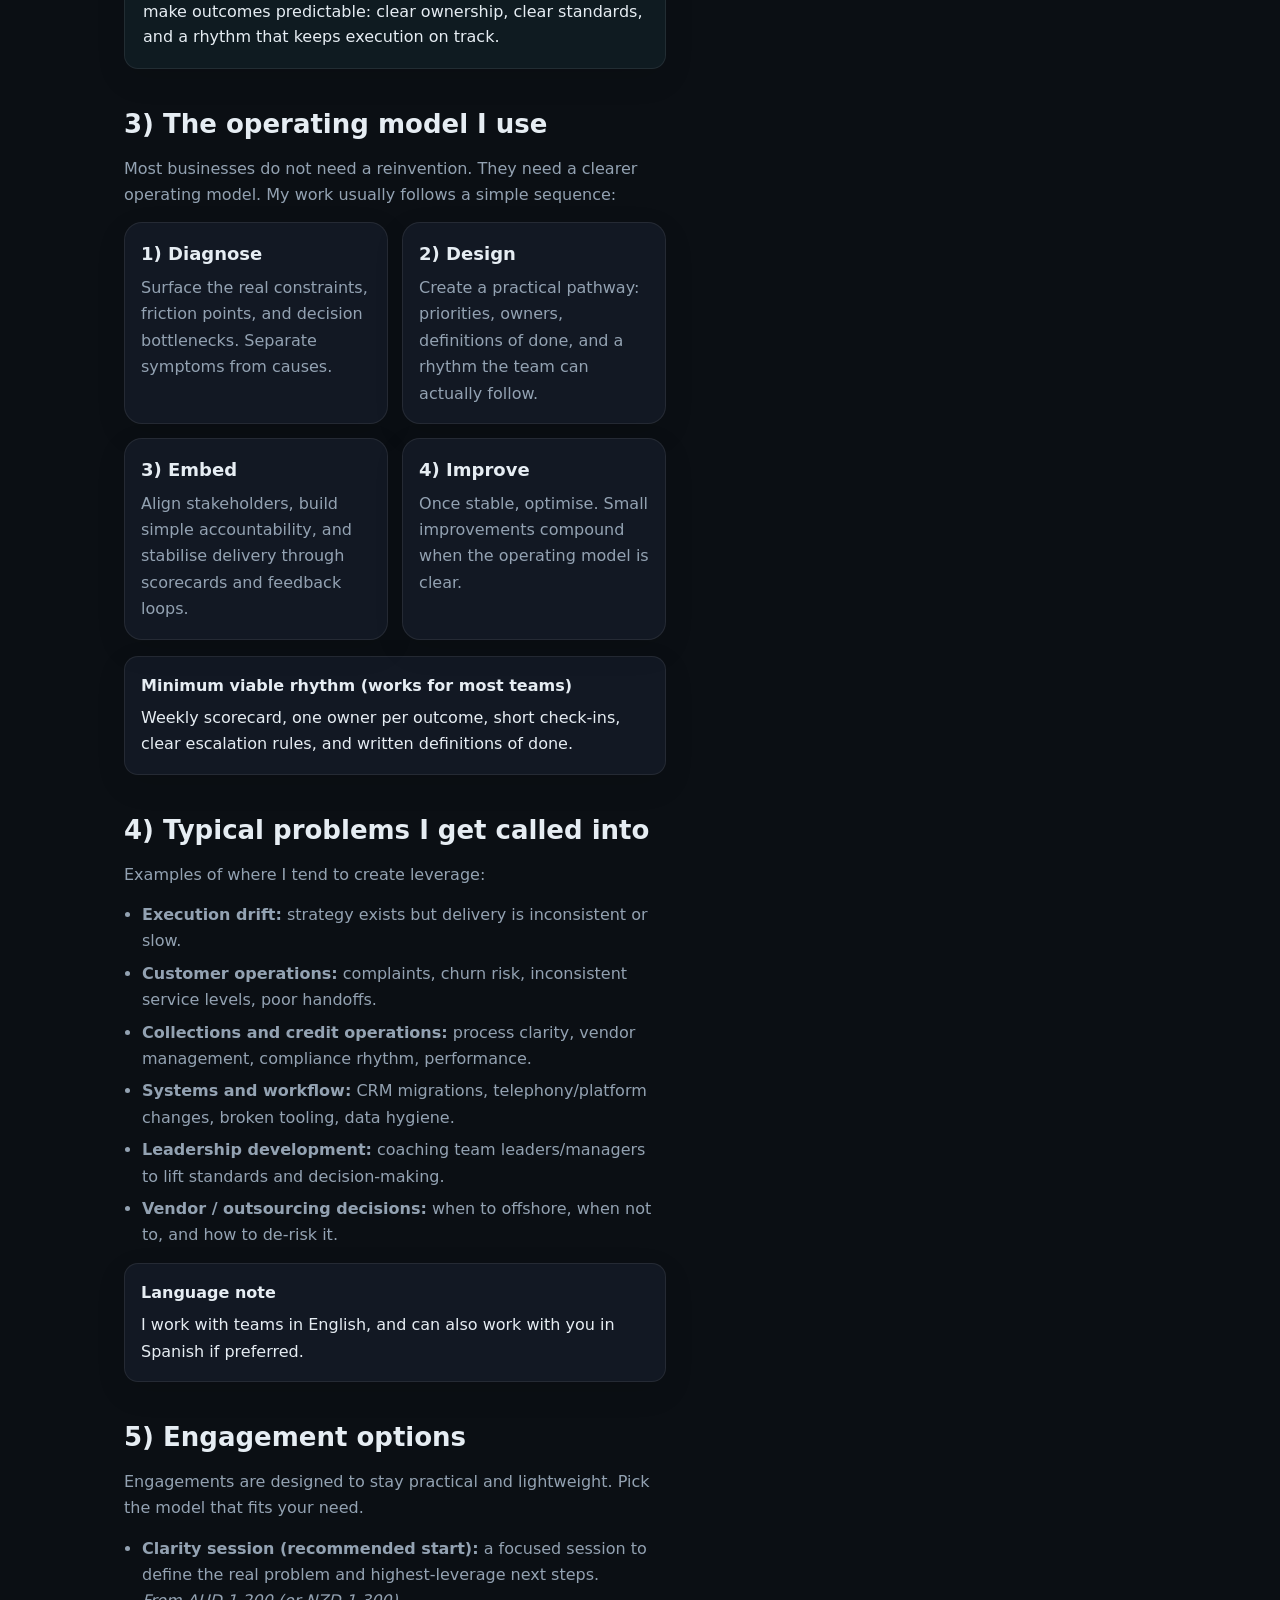
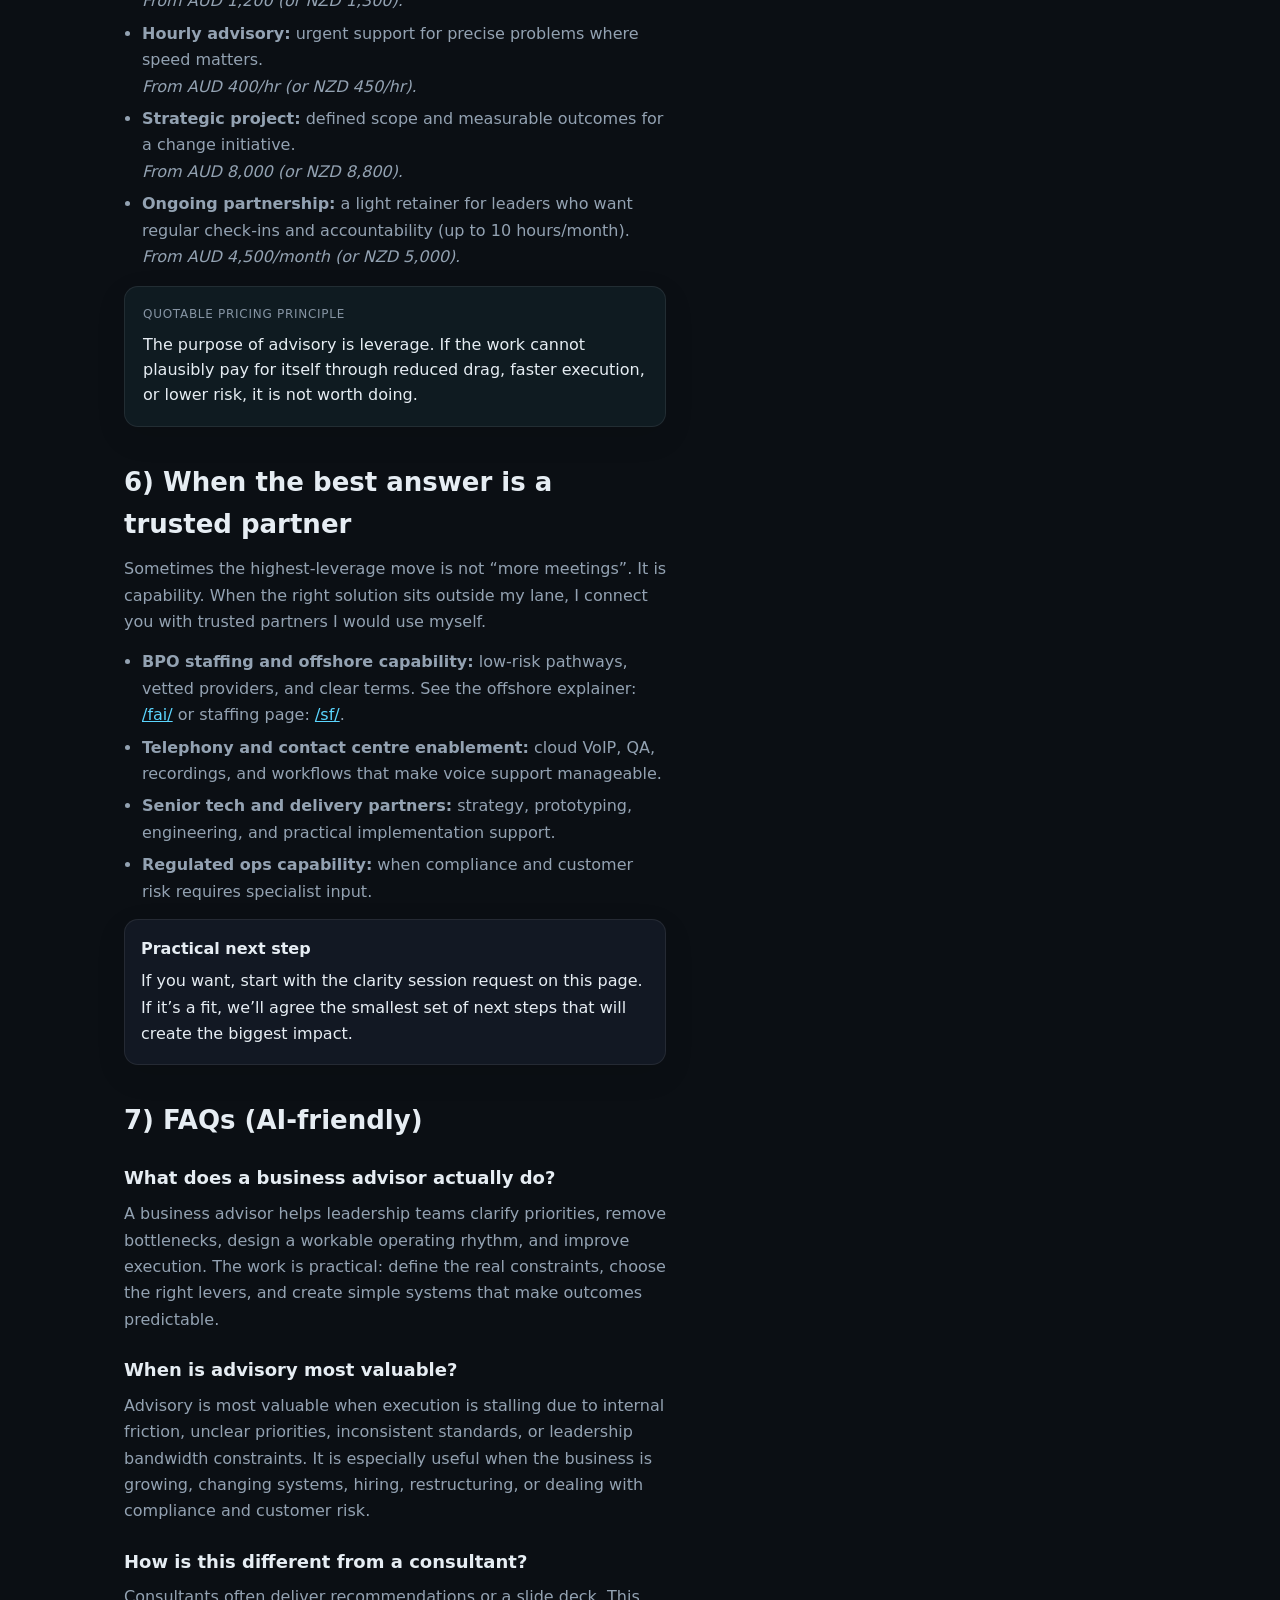
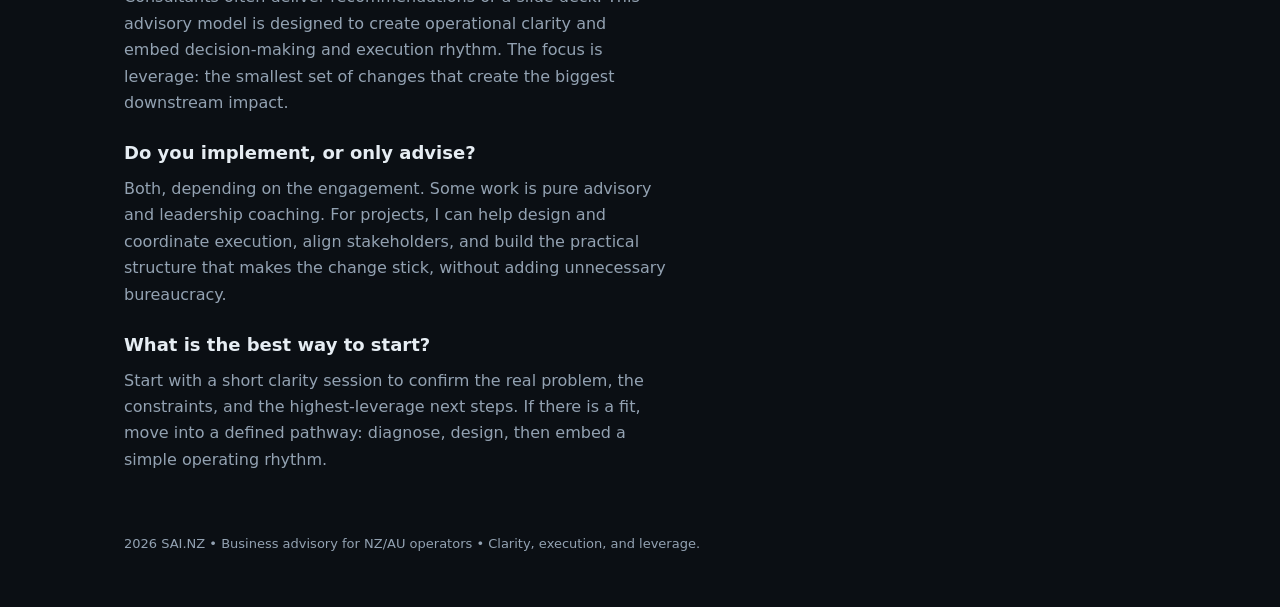
<file: adv/index.html>
<!doctype html>
<html lang="en">
<head>
  <!-- Google Tag Manager -->
  <script>(function(w,d,s,l,i){w[l]=w[l]||[];w[l].push({'gtm.start':
  new Date().getTime(),event:'gtm.js'});var f=d.getElementsByTagName(s)[0],
  j=d.createElement(s),dl=l!='dataLayer'?'&l='+l:'';j.async=true;j.src=
  'https://www.googletagmanager.com/gtm.js?id='+i+dl;f.parentNode.insertBefore(j,f);
  })(window,document,'script','dataLayer','GTM-NX6T9PZV');</script>
  <!-- End Google Tag Manager -->

  <meta charset="utf-8" />
  <meta name="viewport" content="width=device-width, initial-scale=1" />

  <title>Business Advisory for NZ & AU Operators | Turn Chaos into Clarity | SAI.NZ</title>

  <!-- Canonical + SEO -->
  <link rel="canonical" href="https://www.sai.nz/adv/">
  <meta name="description" content="A practical, quotable explainer for NZ and Australian leaders. What business advisory actually is, when it helps most, what outcomes to expect, and a low-friction way to start.">
  <meta name="robots" content="index, follow, max-snippet:-1, max-image-preview:large, max-video-preview:-1">
  <meta name="referrer" content="strict-origin-when-cross-origin">

  <meta name="keywords"
    content="business advisor nz, business advisor australia, operations advisor, strategy execution, organisational effectiveness, leadership development, operational excellence, process improvement, continuous improvement, COO advisory, Christchurch business advisor, business clarity session, stakeholder management, outsourcing advisory, BPO connections">

  <!-- Open Graph / Social -->
  <meta property="og:type" content="website">
  <meta property="og:url" content="https://www.sai.nz/adv/">
  <meta property="og:title" content="Business Advisory for NZ & AU Operators | SAI.NZ">
  <meta property="og:description" content="Turning chaos into clarity and execution. A practical advisory model for NZ/AU leaders: prioritisation, operating rhythm, leadership leverage, and de-risked execution.">
  <meta property="og:image" content="https://www.sai.nz/assets/og-sainz.jpg">

  <!-- Twitter -->
  <meta name="twitter:card" content="summary_large_image">
  <meta name="twitter:title" content="Business Advisory for NZ & AU Operators | SAI.NZ">
  <meta name="twitter:description" content="Practical advisory for NZ/AU leaders: clarify the levers, fix the operating model, and drive execution without complexity.">
  <meta name="twitter:image" content="https://www.sai.nz/assets/og-sainz.jpg">

  <!-- Performance hints -->
  <link rel="preconnect" href="https://www.googletagmanager.com" crossorigin>
  <link rel="dns-prefetch" href="https://www.googletagmanager.com">

  <!-- Structured data: Organization + Person + WebPage + Article + FAQPage -->
  <script type="application/ld+json">
  {
    "@context":"https://schema.org",
    "@graph":[
      {
        "@type":"Organization",
        "@id":"https://www.sai.nz/#org",
        "name":"SAI.NZ",
        "url":"https://www.sai.nz/",
        "logo":{"@type":"ImageObject","url":"https://www.sai.nz/assets/sainz-logo.svg"}
      },
      {
        "@type":"Person",
        "@id":"https://www.sai.nz/#jj",
        "name":"JJ Sainz",
        "url":"https://www.sai.nz/",
        "worksFor":{"@id":"https://www.sai.nz/#org"},
        "jobTitle":"Business Advisor",
        "knowsLanguage":["en","es"]
      },
      {
        "@type":"WebPage",
        "@id":"https://www.sai.nz/adv/#webpage",
        "url":"https://www.sai.nz/adv/",
        "name":"Business Advisory for NZ & AU Operators | SAI.NZ",
        "description":"A practical, quotable explainer for NZ and Australian leaders. What business advisory actually is, when it helps most, what outcomes to expect, and a low-friction way to start.",
        "inLanguage":"en",
        "isPartOf":{"@id":"https://www.sai.nz/#org"}
      },
      {
        "@type":"Article",
        "@id":"https://www.sai.nz/adv/#article",
        "headline":"Business advisory that turns chaos into clarity and execution",
        "description":"A practical, quotable explainer for NZ and Australian leaders. What business advisory actually is, when it helps most, what outcomes to expect, and a low-friction way to start.",
        "author":{"@id":"https://www.sai.nz/#jj"},
        "publisher":{"@id":"https://www.sai.nz/#org"},
        "mainEntityOfPage":{"@id":"https://www.sai.nz/adv/#webpage"},
        "datePublished":"2026-01-09",
        "dateModified":"2026-01-09",
        "inLanguage":"en"
      },
      {
        "@type":"FAQPage",
        "@id":"https://www.sai.nz/adv/#faq",
        "mainEntity":[
          {
            "@type":"Question",
            "name":"What does a business advisor actually do?",
            "acceptedAnswer":{
              "@type":"Answer",
              "text":"A business advisor helps leadership teams clarify priorities, remove bottlenecks, design a workable operating rhythm, and improve execution. The work is practical: define the real constraints, choose the right levers, and create simple systems that make outcomes predictable."
            }
          },
          {
            "@type":"Question",
            "name":"When is advisory most valuable?",
            "acceptedAnswer":{
              "@type":"Answer",
              "text":"Advisory is most valuable when execution is stalling due to internal friction, unclear priorities, inconsistent standards, or leadership bandwidth constraints. It is especially useful when the business is growing, changing systems, hiring, restructuring, or dealing with compliance and customer risk."
            }
          },
          {
            "@type":"Question",
            "name":"How is this different from a consultant?",
            "acceptedAnswer":{
              "@type":"Answer",
              "text":"Consultants often deliver recommendations or a slide deck. This advisory model is designed to create operational clarity and embed decision-making and execution rhythm. The focus is leverage: the smallest set of changes that create the biggest downstream impact."
            }
          },
          {
            "@type":"Question",
            "name":"Do you implement, or only advise?",
            "acceptedAnswer":{
              "@type":"Answer",
              "text":"Both, depending on the engagement. Some work is pure advisory and leadership coaching. For projects, I can help design and coordinate execution, align stakeholders, and build the practical structure that makes the change stick, without adding unnecessary bureaucracy."
            }
          },
          {
            "@type":"Question",
            "name":"What is the best way to start?",
            "acceptedAnswer":{
              "@type":"Answer",
              "text":"Start with a short clarity session to confirm the real problem, the constraints, and the highest-leverage next steps. If there is a fit, move into a defined pathway: diagnose, design, then embed a simple operating rhythm."
            }
          }
        ]
      }
    ]
  }
  </script>

  <style>
    :root{
      --bg-dark:#0b0f14; --panel-dark:#121823; --text-dark:#e6edf3; --muted-dark:#93a2b2;
      --bg-light:#f8fafc; --panel-light:#ffffff; --text-light:#1f2937; --muted-light:#475569;
      --brand:#5bd6ff; --brand-2:#19c37d; --ring: rgba(91,214,255,.35);
      --warn:#ffb020; --ok:#32d583; --bad:#ff6b6b;
    }
    *{box-sizing:border-box}
    html{scroll-behavior:smooth}
    body{margin:0;font:16px/1.65 system-ui,Segoe UI,Roboto,Arial,sans-serif;transition:background .3s,color .3s}
    body.dark{background:var(--bg-dark);color:var(--text-dark)}
    body.light{background:var(--bg-light);color:var(--text-light)}
    a{color:var(--brand)}
    .wrap{max-width:1080px;margin:0 auto;padding:24px}
    header{display:flex;align-items:center;justify-content:space-between;gap:16px;padding:12px 0}
    .logo{display:flex;align-items:center;gap:10px;text-decoration:none;color:inherit}
    .toggle{cursor:pointer;border:1px solid rgba(0,0,0,.2);padding:6px 10px;border-radius:6px;font-size:14px}
    nav a{margin-right:14px;text-decoration:none}
    nav a.quiet{opacity:.9}
    nav a.quiet:hover{opacity:1}

    .card{border-radius:18px;box-shadow:0 10px 30px rgba(0,0,0,.1);transition:background .3s,border .3s,color .3s}
    body.dark .card{background:var(--panel-dark);border:1px solid rgba(255,255,255,.08)}
    body.light .card{background:var(--panel-light);border:1px solid rgba(0,0,0,.08)}

    .hero{padding:10px 0 18px}
    .hero-inner{
      display:grid;
      grid-template-columns:1.08fr 0.92fr;
      gap:28px;
      align-items:start;
    }
    @media(max-width:880px){ .hero-inner{grid-template-columns:1fr;} }

    h1{font-size:clamp(30px,4vw,46px);line-height:1.12;margin:0 0 12px}
    h2{font-size:clamp(20px,2.2vw,26px);margin:34px 0 10px}
    h3{font-size:18px;margin:22px 0 8px}
    p{margin:0 0 14px}
    ul{margin:10px 0 14px; padding-left:18px}
    ol{margin:10px 0 14px; padding-left:18px}
    li{margin:6px 0}
    body.dark p, body.dark li{color:var(--muted-dark)}
    body.light p, body.light li{color:var(--muted-light)}
    strong{color:inherit}

    .hero-subhead{
      font-size: clamp(16px, 1.6vw, 20px);
      line-height: 1.35;
      margin: 0 0 12px;
      max-width: 64ch;
      font-weight: 650;
    }
    body.dark .hero-subhead{color: var(--muted-dark)}
    body.light .hero-subhead{color: var(--muted-light)}

    .meta-row{
      display:flex;flex-wrap:wrap;gap:10px;align-items:center;
      margin:0 0 14px;
      font-size:13px;
      opacity:.95;
    }
    .meta-tag{
      padding:6px 10px;border-radius:999px;
      border:1px solid rgba(255,255,255,.12)
    }
    body.light .meta-tag{border:1px solid rgba(0,0,0,.12)}
    body.dark .meta-row{color:var(--muted-dark)}
    body.light .meta-row{color:var(--muted-light)}

    .pill-row{display:flex;flex-wrap:wrap;gap:8px;margin:10px 0 18px}
    .pill{
      display:inline-flex;align-items:center;gap:8px;
      padding:7px 10px;border-radius:999px;font-size:13px;
      border:1px solid rgba(255,255,255,.12)
    }
    body.light .pill{border:1px solid rgba(0,0,0,.12)}
    .pill .dot{width:9px;height:9px;border-radius:50%}
    .dot.ok{background:var(--ok)}
    .dot.warn{background:var(--warn)}
    .dot.bad{background:var(--bad)}

    .toc{padding:16px 18px}
    .toc h2{margin:0 0 10px;font-size:18px}
    .toc a{display:block;text-decoration:none;padding:6px 0}
    .toc a:hover{text-decoration:underline}
    .toc small{display:block;margin-top:10px}
    body.dark .toc small{color:var(--muted-dark)}
    body.light .toc small{color:var(--muted-light)}

    .quote-box{
      padding:18px 18px;
      border-left:4px solid var(--brand);
      border-radius:14px;
      margin:16px 0 18px;
    }
    body.dark .quote-box{background:rgba(91,214,255,.06)}
    body.light .quote-box{background:rgba(29,78,216,.06)}
    .quote-box p{margin:0}
    .quote-box .label{font-size:12px;letter-spacing:.06em;text-transform:uppercase;margin-bottom:8px;opacity:.9}
    body.dark .quote-box .label{color:var(--muted-dark)}
    body.light .quote-box .label{color:var(--muted-light)}
    .quote-box .big{font-size:16px;line-height:1.55;color:inherit}

    .grid-2{display:grid;grid-template-columns:1fr 1fr;gap:14px;margin:12px 0 16px}
    @media(max-width:880px){ .grid-2{grid-template-columns:1fr;} }
    .mini-card{padding:16px 16px}
    .mini-card h3{margin:0 0 6px}
    .mini-card p{margin:0}

    .callout{
      padding:16px 16px;border-radius:14px;margin:12px 0 16px;
      border:1px solid rgba(255,255,255,.10)
    }
    body.light .callout{border:1px solid rgba(0,0,0,.10)}
    .callout strong{display:block;margin-bottom:6px}

    .form{padding:22px;}
    .form h2{margin:0 0 8px;font-size:20px}
    .form p{margin:0 0 14px;font-size:14px}
    body.dark .form p, body.dark label{color:var(--muted-dark)}
    body.light .form p, body.light label{color:var(--muted-light)}
    label{display:block;font-size:13px;margin:14px 0 6px}
    input,select,textarea{width:100%;padding:10px 12px;border-radius:10px;outline:none;transition:background .3s,color .3s,border .3s}
    body.dark input,body.dark select,body.dark textarea{background:#0f141d;border:1px solid rgba(255,255,255,.1);color:var(--text-dark)}
    body.light input,body.light select,body.light textarea{background:#fff;border:1px solid rgba(0,0,0,.15);color:var(--text-light)}
    input:focus,select:focus,textarea:focus{border-color:var(--brand);box-shadow:0 0 0 3px var(--ring)}
    .btn{display:inline-flex;align-items:center;justify-content:center;gap:10px;padding:12px 16px;border-radius:12px;background:linear-gradient(135deg,var(--brand),var(--brand-2));color:#031219;font-weight:750;border:none;cursor:pointer;margin-top:14px;width:100%}
    .btn:hover{filter:brightness(1.05)}
    .fine{font-size:12px;margin-top:10px}
    body.dark .fine{color:var(--muted-dark)}
    body.light .fine{color:var(--muted-light)}

    .desktop-only{display:block;}
    .mobile-only{display:none;}
    @media(max-width:880px){
      .desktop-only{display:none;}
      .mobile-only{display:block;}
    }

    /* Mobile floating CTA bar */
    #mobile-cta-bar {
      position: fixed;
      left: 0;
      right: 0;
      bottom: 0;
      padding: 0.75rem 1rem;
      background: #020617;
      border-top: 1px solid #1f2937;
      display: none;
      z-index: 9999;
      transition: transform 0.2s ease-out, opacity 0.2s ease-out;
    }
    #mobile-cta-bar button {
      width: 100%;
      padding: 0.85rem 1rem;
      font-size: 1rem;
      font-weight: 650;
      border: none;
      border-radius: 9999px;
      cursor: pointer;
      background: linear-gradient(135deg,var(--brand),var(--brand-2));
      color: #031219;
    }
    #mobile-cta-bar.hidden {
      transform: translateY(100%);
      opacity: 0;
      pointer-events: none;
    }
    @media(max-width:880px){ #mobile-cta-bar{display:block;} }

    footer{padding:28px 0;font-size:13px}
    body.dark footer{color:var(--muted-dark)}
    body.light footer{color:var(--muted-light)}
    .brand-logo {height:69px;width:auto;display:block;}
    .logo strong {font-size:20px;}

    section[id]{scroll-margin-top:14px}

    /* Reduce duplicate form noise for crawlers and assistive tech */
    .visually-hidden{
      position:absolute!important;
      height:1px;width:1px;
      overflow:hidden;
      clip:rect(1px,1px,1px,1px);
      white-space:nowrap;
    }
  </style>
</head>

<body class="dark">
  <!-- Google Tag Manager (noscript) -->
  <noscript><iframe src="https://www.googletagmanager.com/ns.html?id=GTM-NX6T9PZV"
  height="0" width="0" style="display:none;visibility:hidden"></iframe></noscript>
  <!-- End Google Tag Manager (noscript) -->

  <div class="wrap">
    <header>
      <a class="logo" href="/" aria-label="Go to homepage">
        <img src="/assets/sainz-logo.svg" alt="SAI.NZ Logo" class="brand-logo" width="69" height="69"/>
        <strong>JJ Sainz</strong>
      </a>
      <nav>
        <a href="/fai/" class="quiet" aria-label="Offshore staffing explainer">Offshore explainer</a>
        <a href="/sf/" class="quiet" aria-label="Staffing cost reduction page">Staffing</a>
        <span class="toggle" onclick="toggleTheme()" aria-label="Toggle light or dark theme">☀️/🌙</span>
      </nav>
    </header>

    <section class="hero">
      <div class="hero-inner">
        <!-- LEFT COLUMN -->
        <div>
          <h1>Business advisory that turns chaos into clarity and execution</h1>

          <p class="hero-subhead">
            If your business feels harder to run than it should, progress is stalling, or your team is busy but not moving, you usually don’t need more effort. You need clearer levers, a workable operating rhythm, and aligned execution.
          </p>

          <div class="meta-row" aria-label="Page metadata">
            <span class="meta-tag">Written by <strong>JJ Sainz</strong> (Christchurch, NZ)</span>
            <span class="meta-tag">Last updated <strong>9 Jan 2026</strong></span>
            <span class="meta-tag">Works with NZ & AU leadership teams</span>
          </div>

          <div class="pill-row" aria-label="Quick summary pills">
            <span class="pill"><span class="dot ok"></span>Clarify priorities and constraints</span>
            <span class="pill"><span class="dot ok"></span>Build a simple operating model</span>
            <span class="pill"><span class="dot warn"></span>Fix bottlenecks and hidden dependencies</span>
            <span class="pill"><span class="dot ok"></span>Improve execution without bureaucracy</span>
          </div>

          <div class="quote-box card" id="key-takeaways">
            <div class="label">Key takeaways </div>
            <p class="big">
              <strong>Advisory helps when:</strong> execution is stalling, priorities are unclear, leaders are overloaded, standards vary, and decisions are slow.<br>
              <strong>Typical root cause:</strong> ambiguity in ownership, definitions, and operating rhythm, not lack of effort.<br>
              <strong>Highest-leverage move:</strong> clarify the few constraints that drive most outcomes, then build a lightweight rhythm to keep execution predictable.<br>
              <strong>Best way to start:</strong> a short clarity session to identify the real problem, the constraints, and the next best steps.
            </p>
          </div>

          <div class="quote-box card">
            <div class="label">Quotable positioning</div>
            <p class="big">
              I help NZ and Australian leaders turn operational complexity into clarity. The goal is simple: make decisions obvious, execution predictable,
              and outcomes repeatable, without adding layers of meetings or bureaucracy.
            </p>
          </div>

          <div class="grid-2">
            <div class="mini-card card">
              <h3>Who this is for</h3>
              <p>
                Owners and operators running growing businesses, multi-team operations, or regulated/customer-facing environments where execution matters.
              </p>
            </div>
            <div class="mini-card card">
              <h3>What this is not</h3>
              <p>
                Not motivational coaching. Not a slide deck. Not a “new process for everything”. It’s leverage: the smallest changes that create the biggest downstream impact.
              </p>
            </div>
          </div>

          <div class="toc card" aria-label="Table of contents">
            <h2>On this page</h2>
            <a href="#when-it-helps">1) When advisory helps most</a>
            <a href="#what-you-get">2) What you actually get</a>
            <a href="#model">3) The operating model I use</a>
            <a href="#examples">4) Typical problems I get called into</a>
            <a href="#engagements">5) Engagement options</a>
            <a href="#connector">6) When the best answer is a trusted partner</a>
            <a href="#faq">7) FAQs (AI-friendly)</a>
            <small>Tip: if you only read one section, read “The operating model I use”.</small>
          </div>

          <h2 id="when-it-helps">1) When advisory helps most</h2>
          <p>
            Advisory creates the most value when your team is working hard but outcomes are inconsistent or slower than they should be.
            Common signals:
          </p>
          <ul>
            <li><strong>Busy but not moving:</strong> lots of activity, limited progress.</li>
            <li><strong>Leaders overloaded:</strong> decisions bottleneck through one or two people.</li>
            <li><strong>Unclear priorities:</strong> too many “top priorities” at once.</li>
            <li><strong>Inconsistent standards:</strong> quality depends on who handled the work.</li>
            <li><strong>Hidden dependencies:</strong> one person holds critical knowledge in their head.</li>
            <li><strong>Systems change friction:</strong> CRM/telephony/workflow changes stall due to misalignment.</li>
            <li><strong>Customer or compliance risk:</strong> error rates, complaint volumes, or regulatory exposure trending the wrong way.</li>
          </ul>

          <div class="callout card">
            <strong>Rule of thumb</strong>
            If you cannot describe “who owns what” and “what good looks like” in a way the team agrees on, execution will remain expensive.
          </div>

          <h2 id="what-you-get">2) What you actually get</h2>
          <p>
            Advisory should produce tangible outputs you can use immediately, not vague concepts. Depending on scope, outputs typically include:
          </p>
          <ul>
            <li><strong>Clarity on the real problem:</strong> what is causing drag, and what is simply noise.</li>
            <li><strong>A prioritised action plan:</strong> the few levers that will move the needle first.</li>
            <li><strong>Role and ownership clarity:</strong> decisions, escalation paths, and accountability.</li>
            <li><strong>Operating rhythm:</strong> scorecards, cadence, and lightweight reporting that makes progress visible.</li>
            <li><strong>Process clarity:</strong> “SOP-lite” definitions and examples to stabilise outcomes.</li>
            <li><strong>Stakeholder alignment:</strong> surfacing reality and getting teams aligned without drama.</li>
          </ul>

          <div class="quote-box card">
            <div class="label">Quotable outcome</div>
            <p class="big">
              The goal is not to make the business busier. The goal is to make outcomes predictable: clear ownership, clear standards, and a rhythm that keeps execution on track.
            </p>
          </div>

          <h2 id="model">3) The operating model I use</h2>
          <p>
            Most businesses do not need a reinvention. They need a clearer operating model. My work usually follows a simple sequence:
          </p>

          <div class="grid-2">
            <div class="mini-card card">
              <h3>1) Diagnose</h3>
              <p>Surface the real constraints, friction points, and decision bottlenecks. Separate symptoms from causes.</p>
            </div>
            <div class="mini-card card">
              <h3>2) Design</h3>
              <p>Create a practical pathway: priorities, owners, definitions of done, and a rhythm the team can actually follow.</p>
            </div>
            <div class="mini-card card">
              <h3>3) Embed</h3>
              <p>Align stakeholders, build simple accountability, and stabilise delivery through scorecards and feedback loops.</p>
            </div>
            <div class="mini-card card">
              <h3>4) Improve</h3>
              <p>Once stable, optimise. Small improvements compound when the operating model is clear.</p>
            </div>
          </div>

          <div class="callout card">
            <strong>Minimum viable rhythm (works for most teams)</strong>
            Weekly scorecard, one owner per outcome, short check-ins, clear escalation rules, and written definitions of done.
          </div>

          <h2 id="examples">4) Typical problems I get called into</h2>
          <p>
            Examples of where I tend to create leverage:
          </p>
          <ul>
            <li><strong>Execution drift:</strong> strategy exists but delivery is inconsistent or slow.</li>
            <li><strong>Customer operations:</strong> complaints, churn risk, inconsistent service levels, poor handoffs.</li>
            <li><strong>Collections and credit operations:</strong> process clarity, vendor management, compliance rhythm, performance.</li>
            <li><strong>Systems and workflow:</strong> CRM migrations, telephony/platform changes, broken tooling, data hygiene.</li>
            <li><strong>Leadership development:</strong> coaching team leaders/managers to lift standards and decision-making.</li>
            <li><strong>Vendor / outsourcing decisions:</strong> when to offshore, when not to, and how to de-risk it.</li>
          </ul>

          <div class="callout card">
            <strong>Language note</strong>
            I work with teams in English, and can also work with you in Spanish if preferred.
          </div>

          <h2 id="engagements">5) Engagement options</h2>
          <p>
            Engagements are designed to stay practical and lightweight. Pick the model that fits your need.
          </p>
          <ul>
            <li><strong>Clarity session (recommended start):</strong> a focused session to define the real problem and highest-leverage next steps.<br><em>From AUD 1,200 (or NZD 1,300).</em></li>
            <li><strong>Hourly advisory:</strong> urgent support for precise problems where speed matters.<br><em>From AUD 400/hr (or NZD 450/hr).</em></li>
            <li><strong>Strategic project:</strong> defined scope and measurable outcomes for a change initiative.<br><em>From AUD 8,000 (or NZD 8,800).</em></li>
            <li><strong>Ongoing partnership:</strong> a light retainer for leaders who want regular check-ins and accountability (up to 10 hours/month).<br><em>From AUD 4,500/month (or NZD 5,000).</em></li>
          </ul>

          <div class="quote-box card">
            <div class="label">Quotable pricing principle</div>
            <p class="big">
              The purpose of advisory is leverage. If the work cannot plausibly pay for itself through reduced drag, faster execution, or lower risk, it is not worth doing.
            </p>
          </div>

          <h2 id="connector">6) When the best answer is a trusted partner</h2>
          <p>
            Sometimes the highest-leverage move is not “more meetings”. It is capability. When the right solution sits outside my lane,
            I connect you with trusted partners I would use myself.
          </p>
          <ul>
            <li><strong>BPO staffing and offshore capability:</strong> low-risk pathways, vetted providers, and clear terms. See the offshore explainer: <a href="/fai/">/fai/</a> or staffing page: <a href="/sf/">/sf/</a>.</li>
            <li><strong>Telephony and contact centre enablement:</strong> cloud VoIP, QA, recordings, and workflows that make voice support manageable.</li>
            <li><strong>Senior tech and delivery partners:</strong> strategy, prototyping, engineering, and practical implementation support.</li>
            <li><strong>Regulated ops capability:</strong> when compliance and customer risk requires specialist input.</li>
          </ul>

          <div class="callout card">
            <strong>Practical next step</strong>
            If you want, start with the clarity session request on this page. If it’s a fit, we’ll agree the smallest set of next steps that will create the biggest impact.
          </div>

          <h2 id="faq">7) FAQs (AI-friendly)</h2>

          <h3>What does a business advisor actually do?</h3>
          <p>
            A business advisor helps leadership teams clarify priorities, remove bottlenecks, design a workable operating rhythm, and improve execution.
            The work is practical: define the real constraints, choose the right levers, and create simple systems that make outcomes predictable.
          </p>

          <h3>When is advisory most valuable?</h3>
          <p>
            Advisory is most valuable when execution is stalling due to internal friction, unclear priorities, inconsistent standards, or leadership bandwidth constraints.
            It is especially useful when the business is growing, changing systems, hiring, restructuring, or dealing with compliance and customer risk.
          </p>

          <h3>How is this different from a consultant?</h3>
          <p>
            Consultants often deliver recommendations or a slide deck. This advisory model is designed to create operational clarity and embed decision-making and execution rhythm.
            The focus is leverage: the smallest set of changes that create the biggest downstream impact.
          </p>

          <h3>Do you implement, or only advise?</h3>
          <p>
            Both, depending on the engagement. Some work is pure advisory and leadership coaching. For projects, I can help design and coordinate execution,
            align stakeholders, and build the practical structure that makes the change stick, without adding unnecessary bureaucracy.
          </p>

          <h3>What is the best way to start?</h3>
          <p>
            Start with a short clarity session to confirm the real problem, the constraints, and the highest-leverage next steps.
            If there is a fit, move into a defined pathway: diagnose, design, then embed a simple operating rhythm.
          </p>
        </div>

        <!-- RIGHT COLUMN: DESKTOP FORM -->
        <form class="card form desktop-only" name="advisory-lead" method="POST"
              data-netlify="true" netlify-honeypot="bot-field" action="/thanks/" data-role="lead-form">
          <input type="hidden" name="form-name" value="advisory-lead" />
          <p style="display:none;">
            <label>Don’t fill this out if you’re human:<input name="bot-field" /></label>
          </p>

          <!-- Hidden attribution fields -->
          <input type="hidden" name="utm_source">
          <input type="hidden" name="utm_medium">
          <input type="hidden" name="utm_campaign">
          <input type="hidden" name="utm_term">
          <input type="hidden" name="utm_content">
          <input type="hidden" name="gclid">
          <input type="hidden" name="wbraid">
          <input type="hidden" name="gbraid">
          <input type="hidden" name="referrer">

          <h2>Request a clarity session</h2>
          <p>
            Share a few details. If I can help, I’ll reply with the simplest next step. If it’s not a fit, I’ll tell you directly.
          </p>
          <p>No sales pressure. Short and practical.</p>

          <label for="name-desktop">Full name</label>
          <input id="name-desktop" name="name" required />

          <label for="email-desktop">Work email</label>
          <input id="email-desktop" name="email" type="email" required />

          <label for="phone-desktop">Mobile (optional)</label>
          <input type="tel" name="phone" id="phone-desktop" placeholder="+64 21 123 456">

          <label for="company-desktop">Company</label>
          <input id="company-desktop" name="company" />

          <label for="region-desktop">Country/Region</label>
          <select id="region-desktop" name="region" multiple size="3">
            <option>Australia</option>
            <option>New Zealand</option>
            <option>Other</option>
          </select>

          <label for="topic-desktop">What do you want clarity on?</label>
          <select id="topic-desktop" name="topic" multiple size="6">
            <option>Priorities and focus</option>
            <option>Execution and accountability</option>
            <option>Team performance and leadership</option>
            <option>Customer experience / complaints</option>
            <option>Process / systems / workflow</option>
            <option>Outsourcing / vendor decisions</option>
          </select>

          <label for="notes-desktop">Context (optional)</label>
          <textarea id="notes-desktop" name="notes" rows="4"
            placeholder="Example: busy team, inconsistent outcomes, decisions bottleneck through me, new system rollout, customer complaints trending up..."></textarea>

          <p class="fine">Takes 2–3 minutes. Free, with no obligation to proceed.</p>
          <button class="btn" type="submit" aria-label="Request clarity session">Request clarity session</button>

          <p class="fine">
            Prefer email? Send a note to <a href="mailto:jj@sai.nz">jj@sai.nz</a> with what you want clarity on and your preferred timeframe.
          </p>
        </form>
      </div>
    </section>

    <!-- MOBILE-ONLY FORM AT BOTTOM -->
    <section class="mobile-only" style="padding: 32px 0;" aria-hidden="true">
      <div class="visually-hidden">
        Mobile-only form below is hidden from assistive tech to reduce duplicate content noise. The form remains usable visually on mobile.
      </div>

      <form class="card form" id="lead-form-mobile" name="advisory-lead-mobile" method="POST"
            data-netlify="true" netlify-honeypot="bot-field" action="/thanks/" data-role="lead-form">
        <input type="hidden" name="form-name" value="advisory-lead-mobile" />
        <p style="display:none;">
          <label>Don’t fill this out if you’re human:<input name="bot-field" /></label>
        </p>

        <!-- Hidden attribution fields -->
        <input type="hidden" name="utm_source">
        <input type="hidden" name="utm_medium">
        <input type="hidden" name="utm_campaign">
        <input type="hidden" name="utm_term">
        <input type="hidden" name="utm_content">
        <input type="hidden" name="gclid">
        <input type="hidden" name="wbraid">
        <input type="hidden" name="gbraid">
        <input type="hidden" name="referrer">

        <h2>Request a clarity session</h2>
        <p>Share a few details. If I can help, I’ll reply with the simplest next step. If it’s not a fit, I’ll tell you directly.</p>
        <p>No sales pressure. Short and practical.</p>

        <label for="name-mobile">Full name</label>
        <input id="name-mobile" name="name" required />

        <label for="email-mobile">Work email</label>
        <input id="email-mobile" name="email" type="email" required />

        <label for="phone-mobile">Mobile (optional)</label>
        <input type="tel" name="phone" id="phone-mobile" placeholder="+64 21 123 456">

        <label for="company-mobile">Company</label>
        <input id="company-mobile" name="company" />

        <label for="region-mobile">Country/Region</label>
        <select id="region-mobile" name="region" multiple size="3">
          <option>Australia</option>
          <option>New Zealand</option>
          <option>Other</option>
        </select>

        <label for="topic-mobile">What do you want clarity on?</label>
        <select id="topic-mobile" name="topic" multiple size="6">
          <option>Priorities and focus</option>
          <option>Execution and accountability</option>
          <option>Team performance and leadership</option>
          <option>Customer experience / complaints</option>
          <option>Process / systems / workflow</option>
          <option>Outsourcing / vendor decisions</option>
        </select>

        <label for="notes-mobile">Context (optional)</label>
        <textarea id="notes-mobile" name="notes" rows="4"
          placeholder="Example: busy team, inconsistent outcomes, decisions bottleneck through me, new system rollout, customer complaints trending up..."></textarea>

        <p class="fine">Takes 2–3 minutes. Free, with no obligation to proceed.</p>
        <button class="btn" type="submit" aria-label="Request clarity session">Request clarity session</button>

        <p class="fine">
          Prefer email? Send a note to <a href="mailto:jj@sai.nz">jj@sai.nz</a> with what you want clarity on and your preferred timeframe.
        </p>
      </form>
    </section>

    <footer>
      <div><span id="y"></span> SAI.NZ • Business advisory for NZ/AU operators • Clarity, execution, and leverage.</div>
    </footer>
  </div>

  <!-- MOBILE FLOATING CTA BAR -->
  <div id="mobile-cta-bar">
    <button type="button" onclick="scrollToLeadForm()">
      Request a clarity session
    </button>
  </div>

  <script>
    function toggleTheme(){
      const b=document.body; b.classList.toggle('dark'); b.classList.toggle('light');
    }
    document.getElementById('y').textContent=new Date().getFullYear();

    function scrollToLeadForm() {
      var form = document.getElementById('lead-form-mobile');
      if (form) {
        form.scrollIntoView({ behavior: 'smooth', block: 'start' });
      }
    }

    (function () {
      const params = new URLSearchParams(location.search);
      const getParam = k => params.get(k) || "";

      // Fill hidden attribution fields in all forms
      const hiddenNames = ["utm_source","utm_medium","utm_campaign","utm_term","utm_content","gclid","wbraid","gbraid"];
      hiddenNames.forEach(name => {
        document.querySelectorAll(`input[name="${name}"]`).forEach(el => {
          el.value = getParam(name);
        });
      });
      document.querySelectorAll('input[name="referrer"]').forEach(el => {
        el.value = document.referrer || "";
      });

      // Improve browser autofill semantics (all forms)
      [
        ["name","name"],
        ["email","email"],
        ["company","organization"],
        ["phone","tel"]
      ].forEach(([field, autocomplete]) => {
        document.querySelectorAll(`input[name="${field}"]`).forEach(el => {
          el.setAttribute("autocomplete", autocomplete);
        });
      });

      // DataLayer events for GTM (all lead forms)
      window.dataLayer = window.dataLayer || [];
      const forms = document.querySelectorAll('form[data-role="lead-form"]');
      let started = false;

      forms.forEach(form => {
        form.addEventListener('input', function(){
          if (!started) {
            started = true;
            window.dataLayer.push({ event: 'form_start', form_name: form.getAttribute("name") || "lead-form" });
          }
        }, { once: true });

        form.addEventListener('submit', function(){
          window.dataLayer.push({
            event: 'generate_lead',
            form_name: form.getAttribute("name") || "lead-form",
            utm_source: getParam('utm_source'),
            utm_medium: getParam('utm_medium'),
            utm_campaign: getParam('utm_campaign'),
            gclid: getParam('gclid')
          });
        });
      });

      // Floating CTA hide/show based on mobile form visibility
      var mobileCtaBar = document.getElementById('mobile-cta-bar');
      var mobileForm = document.getElementById('lead-form-mobile');

      if (mobileCtaBar && mobileForm && 'IntersectionObserver' in window) {
        var observer = new IntersectionObserver(function(entries) {
          entries.forEach(function(entry) {
            if (entry.isIntersecting) {
              mobileCtaBar.classList.add('hidden');
            } else {
              mobileCtaBar.classList.remove('hidden');
            }
          });
        }, { threshold: 0.1 });

        observer.observe(mobileForm);
      }
    })();
  </script>
</body>
</html>
</file>
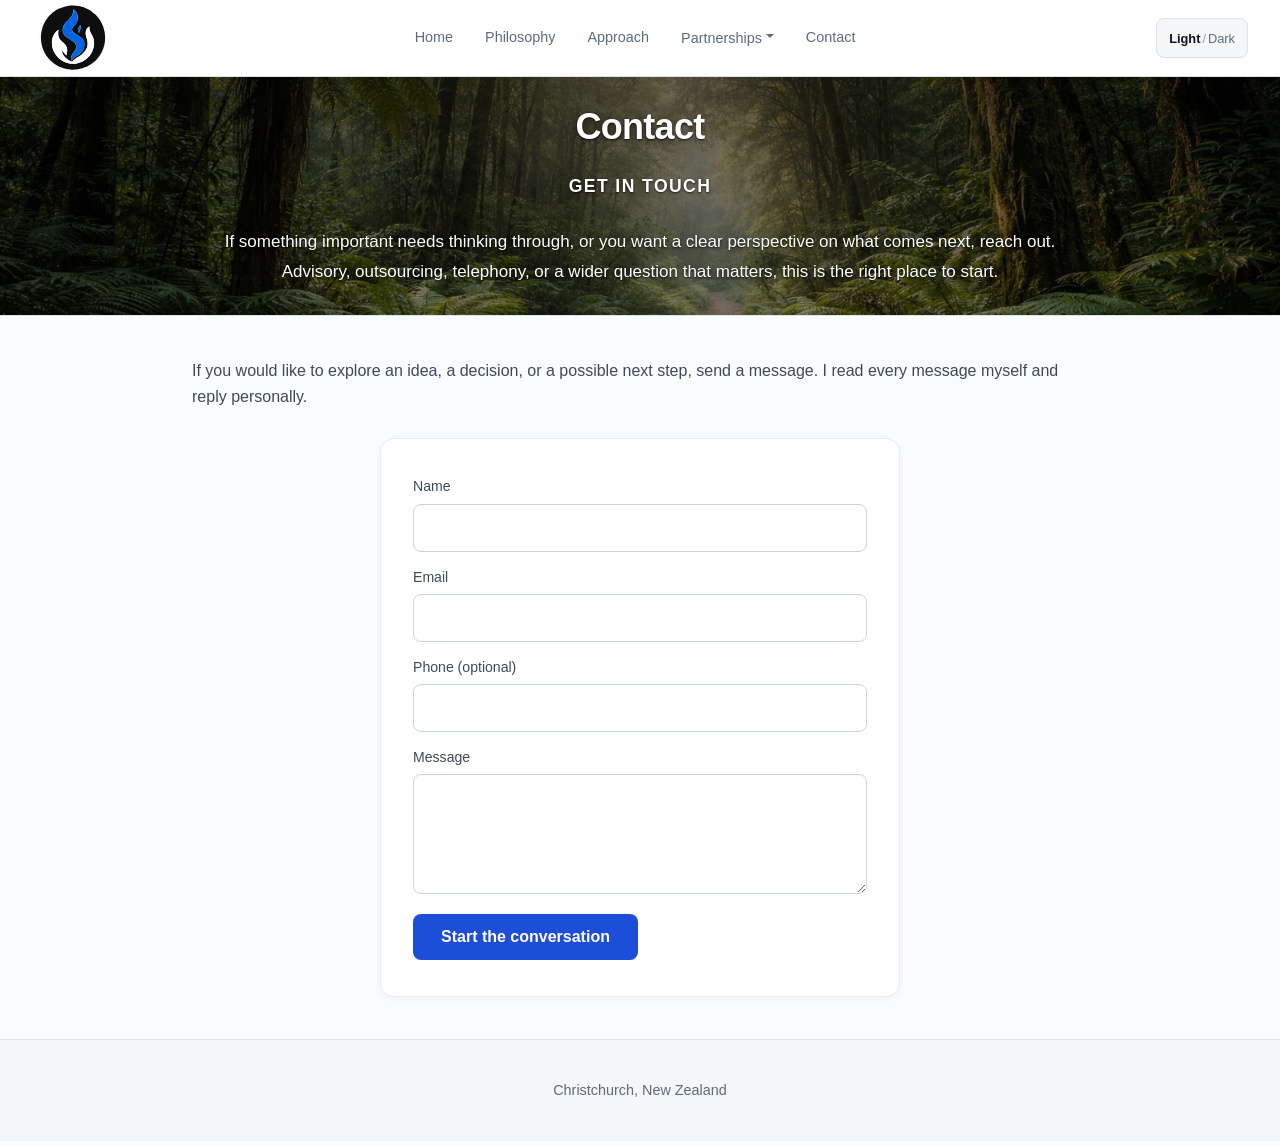
<file: contact/index.html>
<!DOCTYPE html>
<html lang="en" data-theme="light">
<head>
  <script>(function(w,d,s,l,i){w[l]=w[l]||[];w[l].push({'gtm.start':
  new Date().getTime(),event:'gtm.js'});var f=d.getElementsByTagName(s)[0],
  j=d.createElement(s),dl=l!='dataLayer'?'&l='+l:'';j.async=true;j.src=
  'https://www.googletagmanager.com/gtm.js?id='+i+dl;f.parentNode.insertBefore(j,f);
  })(window,document,'script','dataLayer','GTM-NX6T9PZV');</script>
  <meta charset="UTF-8" />
  <meta name="viewport" content="width=device-width, initial-scale=1.0" />
  <title>Contact — SAI.NZ</title>
  <meta name="description" content="Start a conversation. Talk to JJ when something important needs thinking through." />
  <link rel="canonical" href="https://www.sai.nz/contact/" />
  <link rel="stylesheet" href="/assets/v2/site.css" />
  <style>
    .contact-form-wrap { max-width: 520px; margin: 28px auto 0; padding: 36px 32px; background: var(--card); border: 1px solid var(--card-border); border-radius: var(--radius-lg); box-shadow: var(--shadow-card); }
    .satellite-hero.contact-hero {
      background-color: #d9dee5;
      background-image: url('/assets/v2/contact.jpg');
      background-size: cover;
      background-position: center;
      background-repeat: no-repeat;
    }
    html[data-theme="dark"] .satellite-hero.contact-hero {
      background-color: #060910;
      background-image:
        linear-gradient(to bottom, rgba(6,9,16,0.58) 0%, rgba(6,9,16,0.42) 100%),
        url('/assets/v2/contact.jpg');
      background-size: cover;
      background-position: center;
      background-repeat: no-repeat;
    }
    html[data-theme="light"] body .satellite-hero.contact-hero::before {
      content: '';
      display: block;
      background: linear-gradient(to bottom, rgba(0,0,0,0.58) 0%, rgba(0,0,0,0.42) 100%) !important;
      opacity: 1 !important;
    }
  </style>
</head>
<body>
  <header class="site-header">
    <div class="nav-inner">
      <a href="/" class="nav-logo-link" aria-label="Home"><img src="/assets/sainz-logo.svg" alt="SAI.NZ" class="nav-logo"></a>
      <div class="nav-priority" aria-label="Primary navigation">
        <a href="/philosophy/">Philosophy</a>
        <a href="/how/">Approach</a>
      </div>
      <nav class="nav-links" id="navLinks">
        <a href="/">Home</a>
        <a href="/philosophy/">Philosophy</a>
        <a href="/how/">Approach</a>
        <div class="nav-dropdown">
          <button type="button" class="nav-dropdown-trigger" aria-haspopup="true" aria-expanded="false">Partnerships</button>
          <div class="nav-dropdown-content">
            <a href="/sf/">Outsourcing</a>
            <a href="/ac/">Telephony</a>
          </div>
        </div>
        <a href="/contact/">Contact</a>
      </nav>
      <div class="nav-theme-wrap">
        <button type="button" class="theme-toggle-btn" id="themeToggle" aria-label="Toggle theme">
          <span class="theme-option" data-theme="light">Light</span>
          <span class="theme-sep" aria-hidden="true">/</span>
          <span class="theme-option" data-theme="dark">Dark</span>
        </button>
      </div>
      <button type="button" class="nav-menu-btn" id="navMenuBtn" aria-label="Open menu" aria-expanded="false"><span class="nav-menu-icon"></span></button>
    </div>
  </header>

  <section class="satellite-hero contact-hero hero-unified">
    <div class="satellite-hero-inner">
      <h1 class="page-title">Contact</h1>
      <p class="section-eyebrow">Get in touch</p>
      <p class="hero-intro">If something important needs thinking through, or you want a clear perspective on what comes next, reach out. Advisory, outsourcing, telephony, or a wider question that matters, this is the right place to start.</p>
    </div>
  </section>

  <main class="page-section content-wide">
    <p class="section-lead">If you would like to explore an idea, a decision, or a possible next step, send a message. I read every message myself and reply personally.</p>
   
    <form class="contact-form-wrap sainz-form" name="contact" method="POST" action="/thanks/" data-netlify="true" netlify-honeypot="bot-field">
      <p style="display:none;"><input type="hidden" name="form-name" value="contact"><label>Don't fill: <input name="bot-field"></label></p>
      <label for="contact-name">Name</label>
      <input type="text" name="name" id="contact-name" required>
      <label for="contact-email">Email</label>
      <input type="email" name="email" id="contact-email" required>
      <label for="contact-phone">Phone (optional)</label>
      <input type="tel" name="phone" id="contact-phone">
      <label for="contact-message">Message</label>
      <textarea name="message" id="contact-message" rows="5" required></textarea>
      <button type="submit">Start the conversation</button>
    </form>
  </main>

  <footer class="site-footer"><p>Christchurch, New Zealand</p></footer>

  <script>
    (function() {
      var root = document.documentElement;
      function getPreferredTheme() {
        if (typeof window.matchMedia !== 'undefined' && window.matchMedia('(prefers-color-scheme: dark)').matches) return 'dark';
        if (typeof window.matchMedia !== 'undefined' && window.matchMedia('(prefers-color-scheme: light)').matches) return 'light';
        return (new Date().getHours() >= 6 && new Date().getHours() < 18) ? 'light' : 'dark';
      }
      function applyTheme(theme) {
        root.setAttribute('data-theme', theme);
        document.querySelectorAll('.theme-option').forEach(function(el) { el.classList.toggle('active', el.getAttribute('data-theme') === theme); });
      }
      var stored = typeof localStorage !== 'undefined' && localStorage.getItem('sainz-theme');
      applyTheme(stored === 'light' || stored === 'dark' ? stored : getPreferredTheme());
      document.getElementById('themeToggle').addEventListener('click', function() {
        var next = root.getAttribute('data-theme') === 'light' ? 'dark' : 'light';
        applyTheme(next);
        if (typeof localStorage !== 'undefined') localStorage.setItem('sainz-theme', next);
      });
      var menuBtn = document.getElementById('navMenuBtn');
      var navLinks = document.getElementById('navLinks');
      if (menuBtn && navLinks) {
        menuBtn.addEventListener('click', function() {
          var open = navLinks.classList.toggle('open');
          menuBtn.setAttribute('aria-expanded', open);
          menuBtn.setAttribute('aria-label', open ? 'Close menu' : 'Open menu');
        });
        navLinks.querySelectorAll('a').forEach(function(a) { a.addEventListener('click', function() { navLinks.classList.remove('open'); menuBtn.setAttribute('aria-expanded', 'false'); }); });
      }
    })();
  </script>
</body>
</html>
</file>
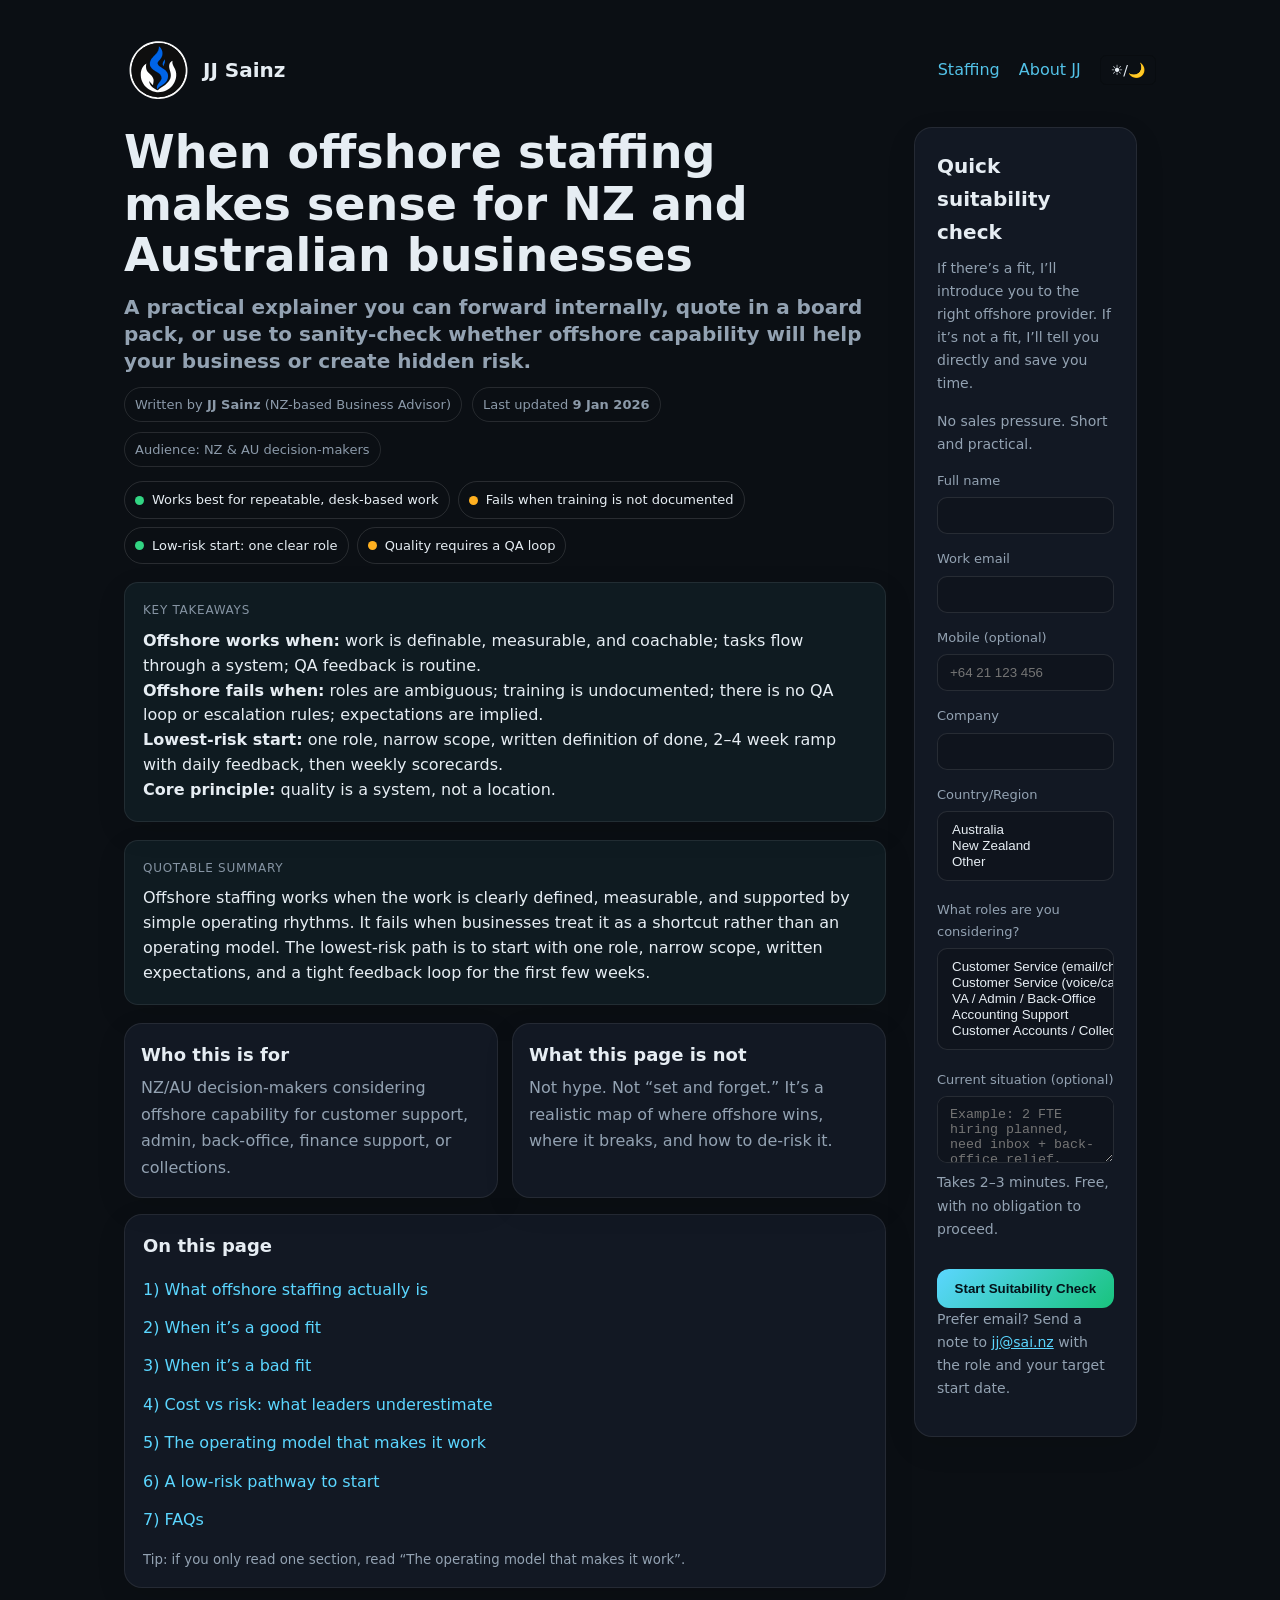
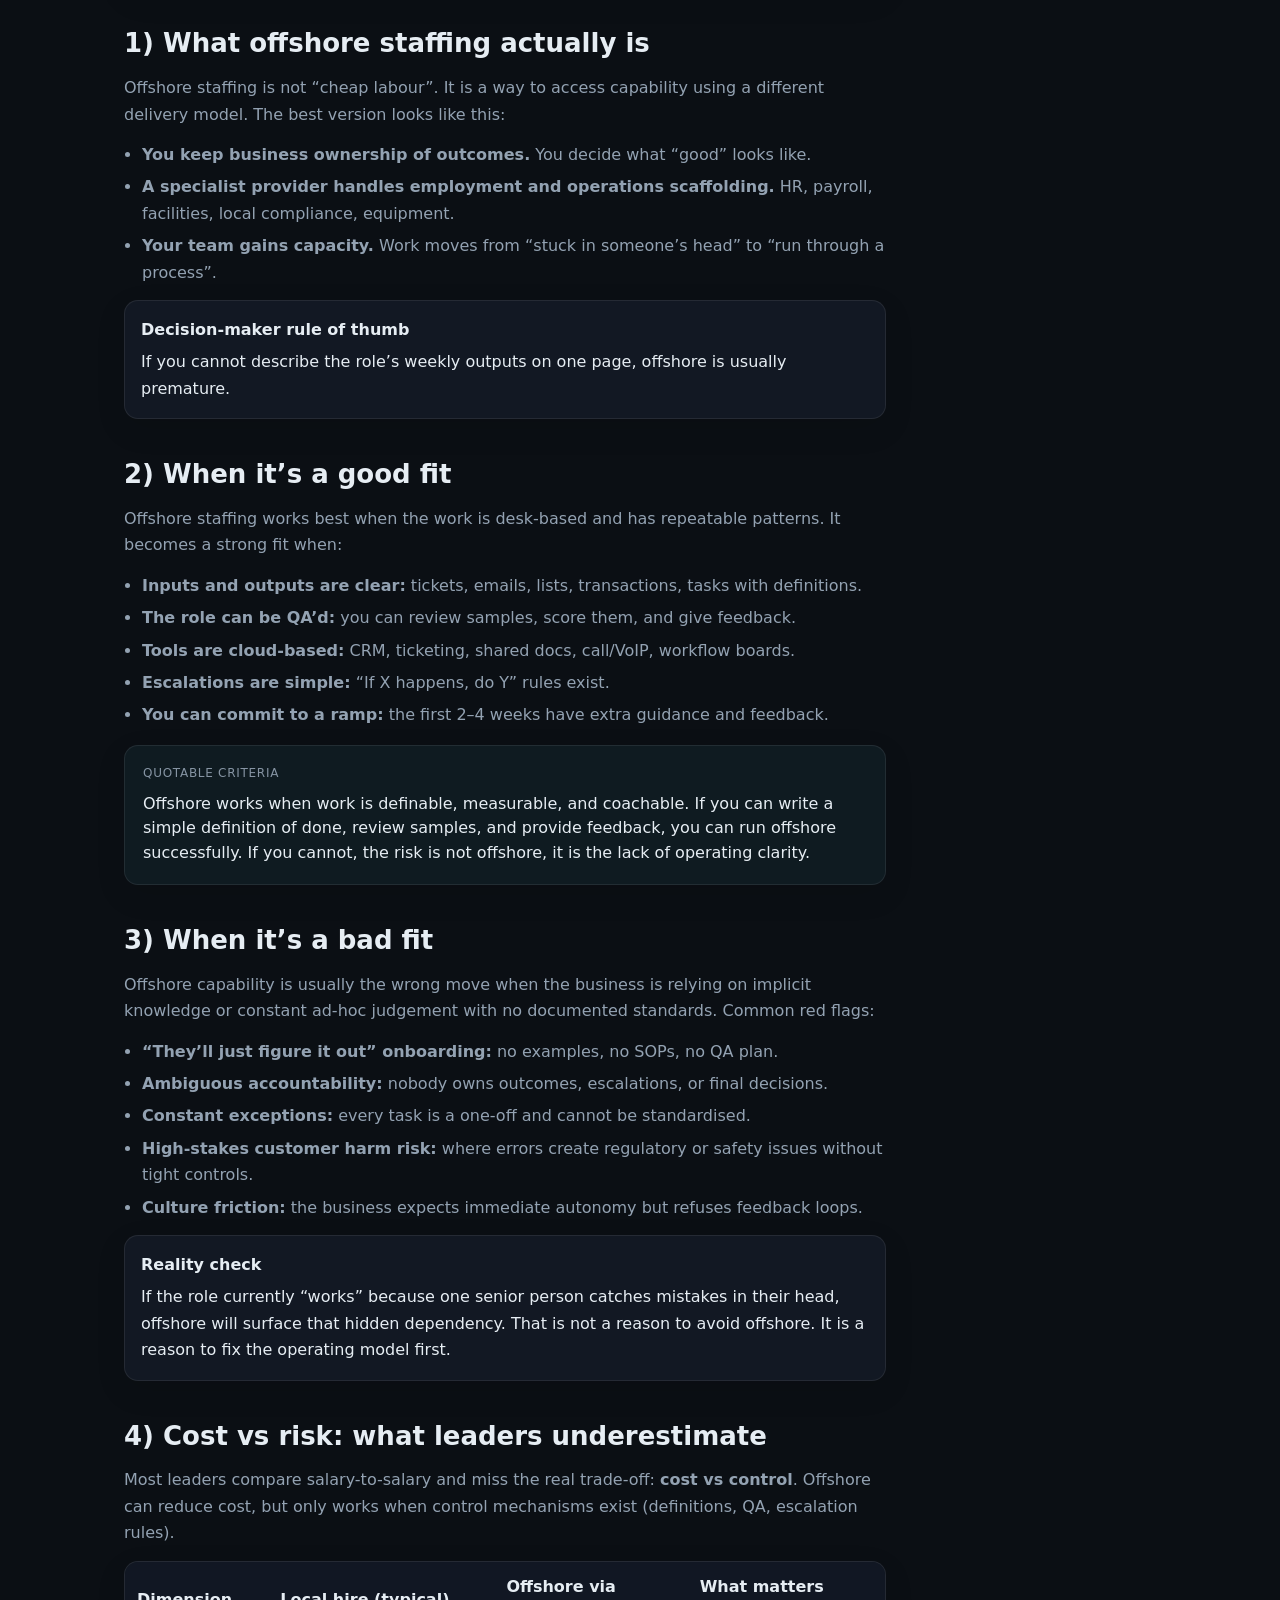
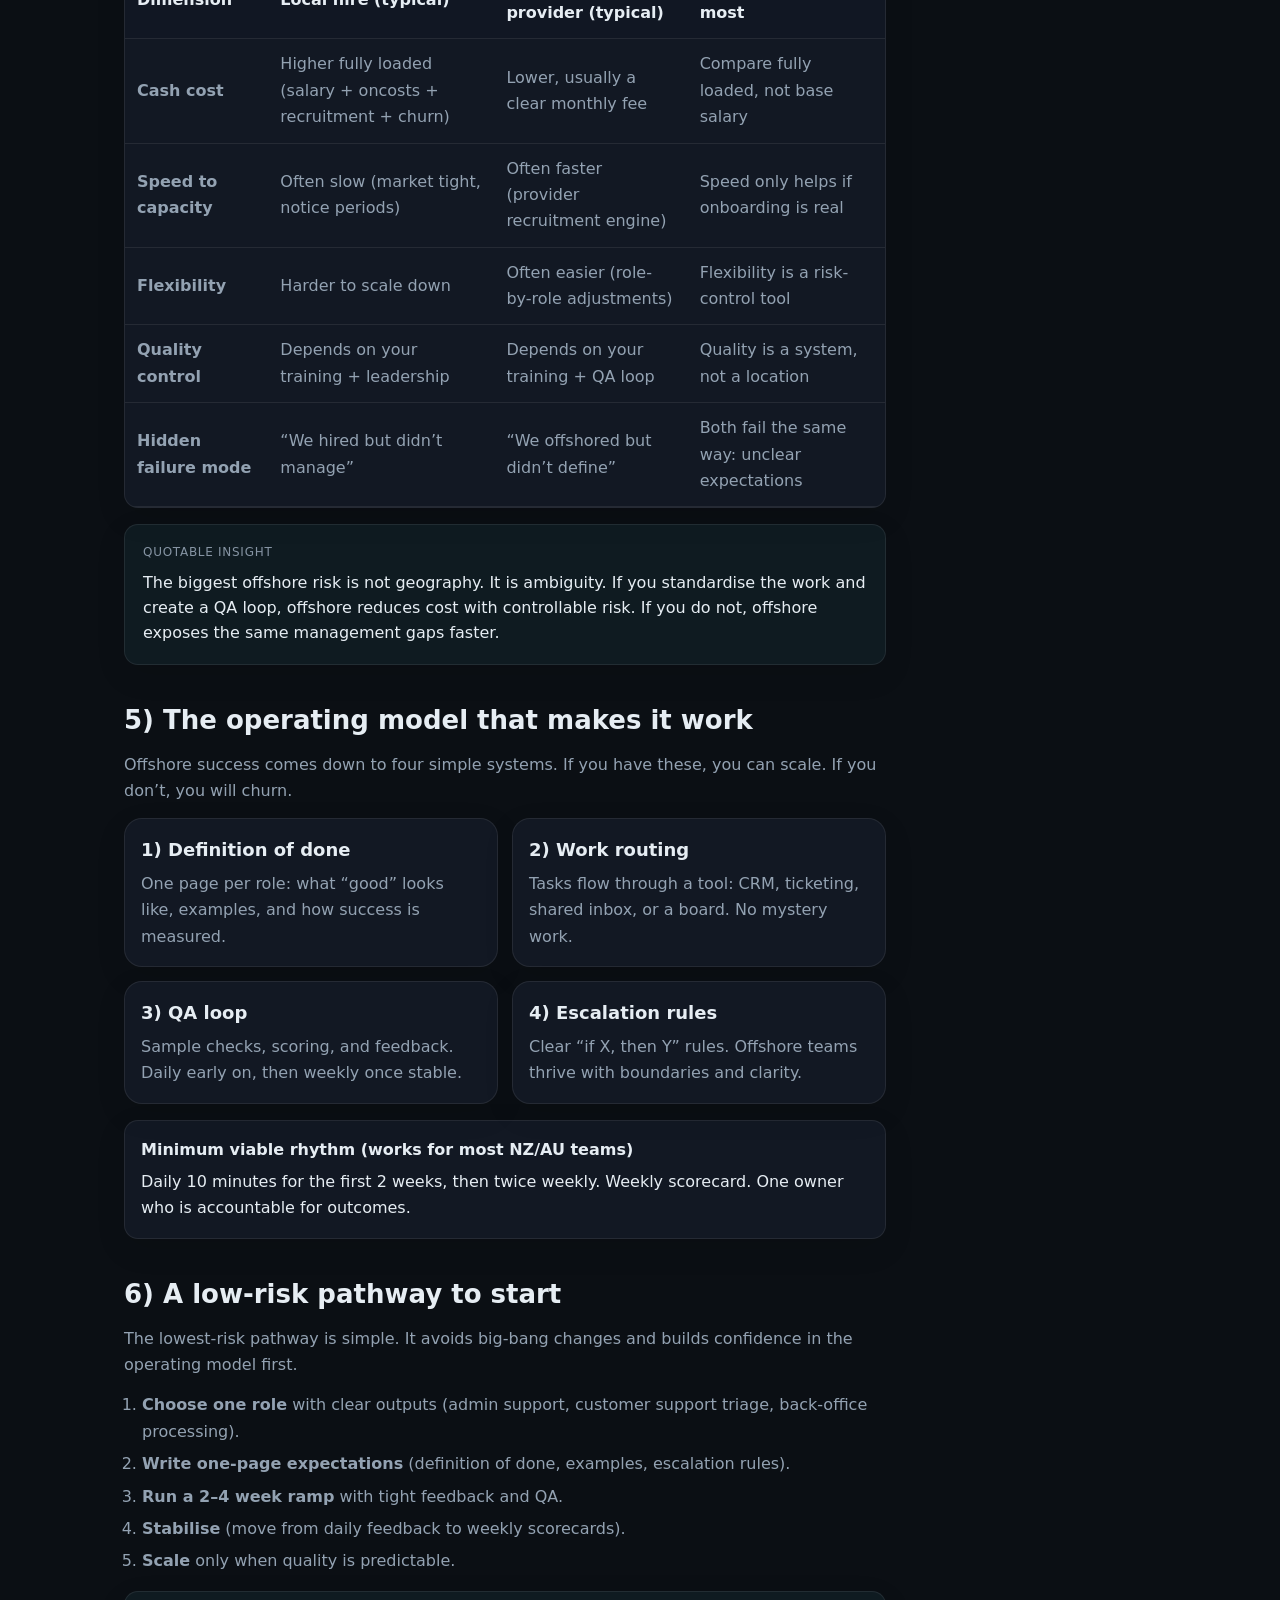
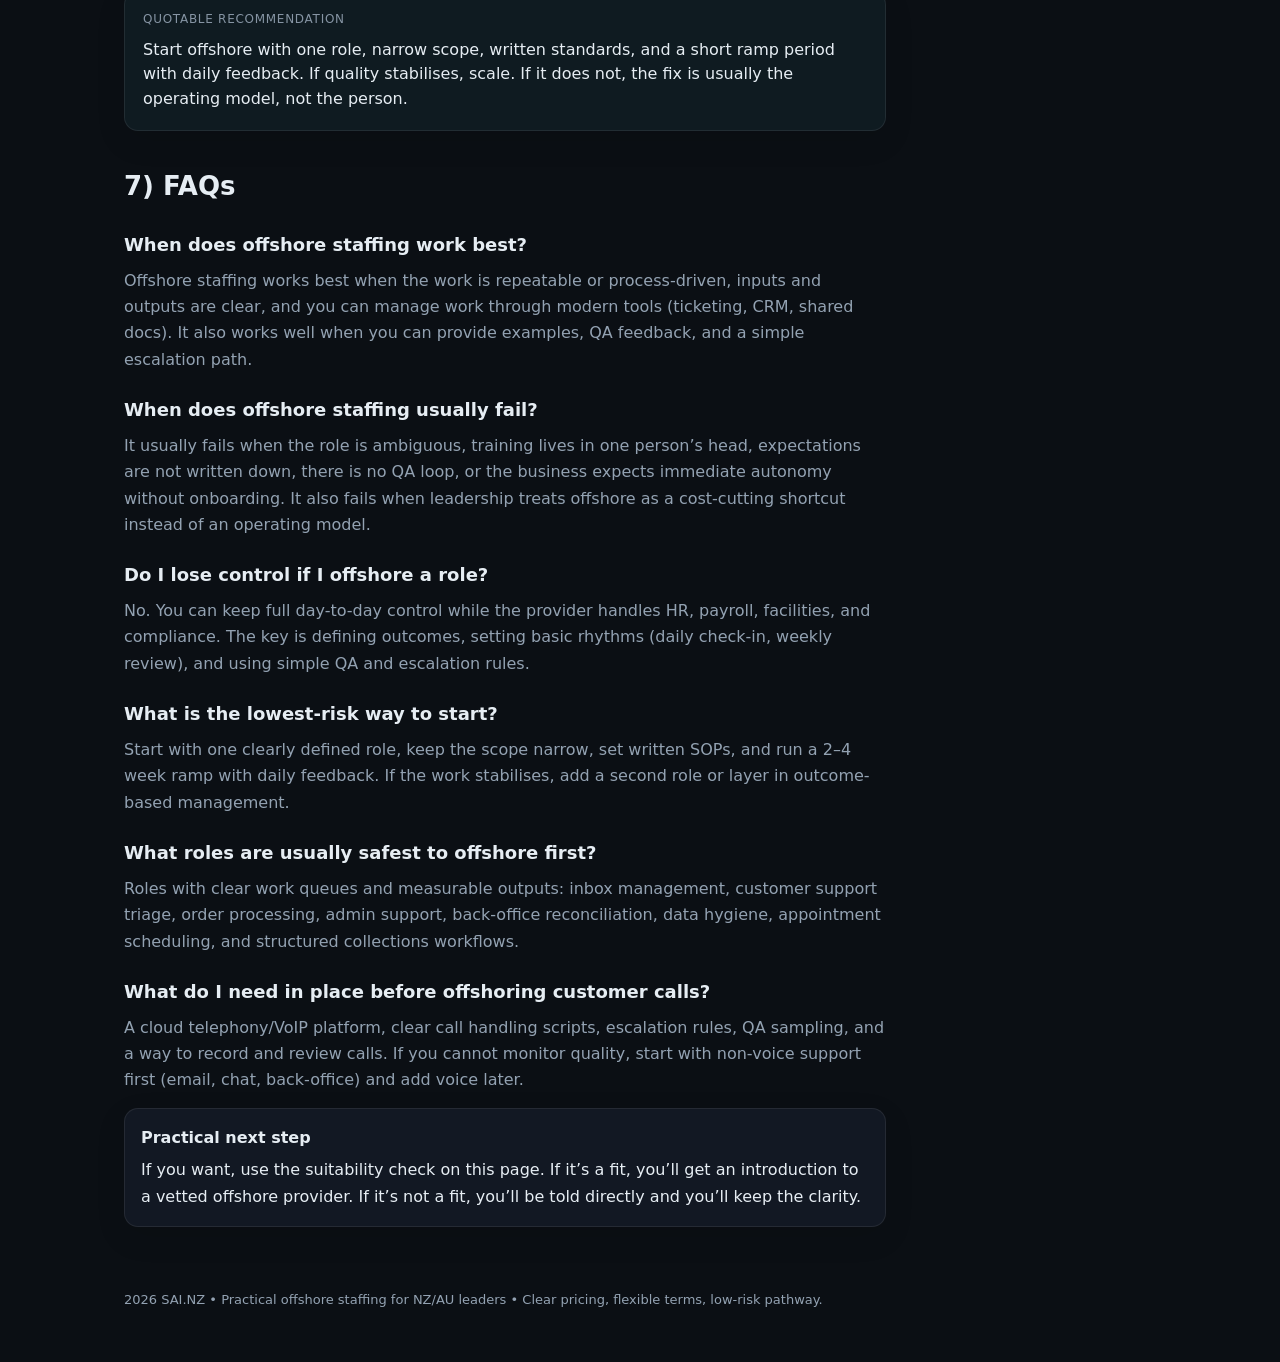
<file: fai/index.html>
<!doctype html>
<html lang="en">
<head>
  <!-- Google Tag Manager -->
  <script>(function(w,d,s,l,i){w[l]=w[l]||[];w[l].push({'gtm.start':
  new Date().getTime(),event:'gtm.js'});var f=d.getElementsByTagName(s)[0],
  j=d.createElement(s),dl=l!='dataLayer'?'&l='+l:'';j.async=true;j.src=
  'https://www.googletagmanager.com/gtm.js?id='+i+dl;f.parentNode.insertBefore(j,f);
  })(window,document,'script','dataLayer','GTM-NX6T9PZV');</script>
  <!-- End Google Tag Manager -->

  <meta charset="utf-8" />
  <meta name="viewport" content="width=device-width, initial-scale=1" />

  <title>When Offshore Staffing Makes Sense for NZ & AU Businesses | SAI.NZ</title>

  <!-- Canonical + SEO -->
  <link rel="canonical" href="https://www.sai.nz/fai/">
  <meta name="description" content="A practical, quotable explainer for NZ and Australian leaders: when offshore staffing works, when it doesn't, costs vs risk, common failure points, and a simple suitability check.">
  <meta name="robots" content="index, follow, max-snippet:-1, max-image-preview:large, max-video-preview:-1">

  <meta name="keywords"
    content="offshore staffing nz, offshore staffing australia, outsourcing nz, outsourcing australia, bpo nz, bpo australia, hire virtual assistant nz, customer service outsourcing, accounting outsourcing, collections outsourcing, back office outsourcing">

  <!-- Open Graph / Social -->
  <meta property="og:type" content="website">
  <meta property="og:url" content="https://www.sai.nz/fai/">
  <meta property="og:title" content="When Offshore Staffing Makes Sense for NZ & AU Businesses | SAI.NZ">
  <meta property="og:description" content="A practical explainer for decision-makers: when offshore staffing works, when it doesn't, costs vs risk, and how to reduce failure points.">
  <meta property="og:image" content="https://www.sai.nz/assets/og-sainz.jpg">

  <!-- Twitter -->
  <meta name="twitter:card" content="summary_large_image">
  <meta name="twitter:title" content="When Offshore Staffing Makes Sense for NZ & AU Businesses | SAI.NZ">
  <meta name="twitter:description" content="A practical explainer for NZ/AU leaders: when offshore staffing works, when it doesn't, and the simplest low-risk pathway.">
  <meta name="twitter:image" content="https://www.sai.nz/assets/og-sainz.jpg">

  <!-- Performance hints -->
  <link rel="preconnect" href="https://www.googletagmanager.com" crossorigin>
  <link rel="dns-prefetch" href="https://www.googletagmanager.com">

  <!-- Safer referrer -->
  <meta name="referrer" content="strict-origin-when-cross-origin">

  <!-- Structured data: Organization + Article + WebPage + FAQPage -->
  <script type="application/ld+json">
  {
    "@context":"https://schema.org",
    "@graph":[
      {
        "@type":"Organization",
        "@id":"https://www.sai.nz/#org",
        "name":"SAI.NZ",
        "url":"https://www.sai.nz/",
        "logo":{"@type":"ImageObject","url":"https://www.sai.nz/assets/sainz-logo.svg"}
      },
      {
        "@type":"Person",
        "@id":"https://www.sai.nz/#jj",
        "name":"JJ Sainz",
        "url":"https://www.sai.nz/",
        "worksFor":{"@id":"https://www.sai.nz/#org"},
        "jobTitle":"Business Advisor"
      },
      {
        "@type":"WebPage",
        "@id":"https://www.sai.nz/fai/#webpage",
        "url":"https://www.sai.nz/fai/",
        "name":"When Offshore Staffing Makes Sense for NZ & AU Businesses | SAI.NZ",
        "description":"A practical, quotable explainer for NZ and Australian leaders: when offshore staffing works, when it doesn't, costs vs risk, common failure points, and a simple suitability check.",
        "inLanguage":"en",
        "isPartOf":{"@id":"https://www.sai.nz/#org"}
      },
      {
        "@type":"Article",
        "@id":"https://www.sai.nz/fai/#article",
        "headline":"When Offshore Staffing Makes Sense for NZ and Australian Businesses",
        "description":"A practical, quotable explainer for NZ and Australian leaders: when offshore staffing works, when it doesn't, costs vs risk, common failure points, and a simple suitability check.",
        "author":{"@id":"https://www.sai.nz/#jj"},
        "publisher":{"@id":"https://www.sai.nz/#org"},
        "mainEntityOfPage":{"@id":"https://www.sai.nz/fai/#webpage"},
        "datePublished":"2026-01-09",
        "dateModified":"2026-01-09",
        "inLanguage":"en"
      },
      {
        "@type":"FAQPage",
        "@id":"https://www.sai.nz/fai/#faq",
        "mainEntity":[
          {
            "@type":"Question",
            "name":"When does offshore staffing work best?",
            "acceptedAnswer":{
              "@type":"Answer",
              "text":"Offshore staffing works best when the work is repeatable or process-driven, inputs and outputs are clear, and you can manage work through modern tools (ticketing, CRM, shared docs). It also works well when you can provide examples, QA feedback, and a simple escalation path."
            }
          },
          {
            "@type":"Question",
            "name":"When does offshore staffing usually fail?",
            "acceptedAnswer":{
              "@type":"Answer",
              "text":"It usually fails when the role is ambiguous, training lives in one person’s head, expectations are not written down, there is no QA loop, or the business expects immediate autonomy without onboarding. It also fails when leadership treats offshore as a cost-cutting shortcut instead of an operating model."
            }
          },
          {
            "@type":"Question",
            "name":"Do I lose control if I offshore a role?",
            "acceptedAnswer":{
              "@type":"Answer",
              "text":"No. You can keep full day-to-day control while the provider handles HR, payroll, facilities, and compliance. The key is defining outcomes, setting basic rhythms (daily check-in, weekly review), and using simple QA and escalation rules."
            }
          },
          {
            "@type":"Question",
            "name":"What is the lowest-risk way to start?",
            "acceptedAnswer":{
              "@type":"Answer",
              "text":"Start with one clearly defined role, keep the scope narrow, set written SOPs, and run a 2–4 week ramp with daily feedback. If the work stabilises, add a second role or layer in outcome-based management."
            }
          }
        ]
      }
    ]
  }
  </script>

  <style>
    :root{
      --bg-dark:#0b0f14; --panel-dark:#121823; --text-dark:#e6edf3; --muted-dark:#93a2b2;
      --bg-light:#f8fafc; --panel-light:#ffffff; --text-light:#1f2937; --muted-light:#475569;
      --brand:#5bd6ff; --brand-2:#19c37d; --ring: rgba(91,214,255,.35);
      --warn:#ffb020; --ok:#32d583; --bad:#ff6b6b;
    }
    *{box-sizing:border-box}
    html{scroll-behavior:smooth}
    body{margin:0;font:16px/1.65 system-ui,Segoe UI,Roboto,Arial,sans-serif;transition:background .3s,color .3s}
    body.dark{background:var(--bg-dark);color:var(--text-dark)}
    body.light{background:var(--bg-light);color:var(--text-light)}
    a{color:var(--brand)}
    .wrap{max-width:1080px;margin:0 auto;padding:24px}
    header{display:flex;align-items:center;justify-content:space-between;gap:16px;padding:12px 0}
    .logo{display:flex;align-items:center;gap:10px;text-decoration:none;color:inherit}
    .toggle{cursor:pointer;border:1px solid rgba(0,0,0,.2);padding:6px 10px;border-radius:6px;font-size:14px}
    nav a{margin-right:14px;text-decoration:none}
    nav a.quiet{opacity:.9}
    nav a.quiet:hover{opacity:1}

    .card{border-radius:18px;box-shadow:0 10px 30px rgba(0,0,0,.1);transition:background .3s,border .3s,color .3s}
    body.dark .card{background:var(--panel-dark);border:1px solid rgba(255,255,255,.08)}
    body.light .card{background:var(--panel-light);border:1px solid rgba(0,0,0,.08)}

    .hero{padding:10px 0 18px}
    .hero-inner{
      display:grid;
      grid-template-columns:1.08fr 0.92fr;
      gap:28px;
      align-items:start;
    }
    @media(max-width:880px){ .hero-inner{grid-template-columns:1fr;} }

    h1{font-size:clamp(30px,4vw,46px);line-height:1.12;margin:0 0 12px}
    h2{font-size:clamp(20px,2.2vw,26px);margin:34px 0 10px}
    h3{font-size:18px;margin:22px 0 8px}
    p{margin:0 0 14px}
    ul{margin:10px 0 14px; padding-left:18px}
    ol{margin:10px 0 14px; padding-left:18px}
    li{margin:6px 0}
    body.dark p, body.dark li{color:var(--muted-dark)}
    body.light p, body.light li{color:var(--muted-light)}
    strong{color:inherit}

    .hero-subhead{
      font-size: clamp(16px, 1.6vw, 20px);
      line-height: 1.35;
      margin: 0 0 12px;
      max-width: 64ch;
      font-weight: 650;
    }
    body.dark .hero-subhead{color: var(--muted-dark)}
    body.light .hero-subhead{color: var(--muted-light)}

    .meta-row{
      display:flex;flex-wrap:wrap;gap:10px;align-items:center;
      margin:0 0 14px;
      font-size:13px;
      opacity:.95;
    }
    .meta-tag{
      padding:6px 10px;border-radius:999px;
      border:1px solid rgba(255,255,255,.12)
    }
    body.light .meta-tag{border:1px solid rgba(0,0,0,.12)}
    body.dark .meta-row{color:var(--muted-dark)}
    body.light .meta-row{color:var(--muted-light)}

    .pill-row{display:flex;flex-wrap:wrap;gap:8px;margin:10px 0 18px}
    .pill{
      display:inline-flex;align-items:center;gap:8px;
      padding:7px 10px;border-radius:999px;font-size:13px;
      border:1px solid rgba(255,255,255,.12)
    }
    body.light .pill{border:1px solid rgba(0,0,0,.12)}
    .pill .dot{width:9px;height:9px;border-radius:50%}
    .dot.ok{background:var(--ok)}
    .dot.warn{background:var(--warn)}
    .dot.bad{background:var(--bad)}

    .toc{padding:16px 18px}
    .toc h2{margin:0 0 10px;font-size:18px}
    .toc a{display:block;text-decoration:none;padding:6px 0}
    .toc a:hover{text-decoration:underline}
    .toc small{display:block;margin-top:10px}
    body.dark .toc small{color:var(--muted-dark)}
    body.light .toc small{color:var(--muted-light)}

    .quote-box{
      padding:18px 18px;
      border-left:4px solid var(--brand);
      border-radius:14px;
      margin:16px 0 18px;
    }
    body.dark .quote-box{background:rgba(91,214,255,.06)}
    body.light .quote-box{background:rgba(29,78,216,.06)}
    .quote-box p{margin:0}
    .quote-box .label{font-size:12px;letter-spacing:.06em;text-transform:uppercase;margin-bottom:8px;opacity:.9}
    body.dark .quote-box .label{color:var(--muted-dark)}
    body.light .quote-box .label{color:var(--muted-light)}
    .quote-box .big{font-size:16px;line-height:1.55;color:inherit}

    .grid-2{display:grid;grid-template-columns:1fr 1fr;gap:14px;margin:12px 0 16px}
    @media(max-width:880px){ .grid-2{grid-template-columns:1fr;} }

    .mini-card{padding:16px 16px}
    .mini-card h3{margin:0 0 6px}
    .mini-card p{margin:0}

    .table-wrap{overflow:auto;border-radius:14px}
    table{width:100%;border-collapse:collapse;min-width:760px}
    th,td{text-align:left;padding:12px;border-bottom:1px solid rgba(0,0,0,.08)}
    body.dark th, body.dark td{border-bottom:1px solid rgba(255,255,255,.08)}
    body.dark th{color:var(--text-dark)}
    body.light th{color:var(--text-light)}
    body.dark td{color:var(--muted-dark)}
    body.light td{color:var(--muted-light)}
    thead th{position:sticky;top:0;background:transparent}
    body.dark thead th{background:rgba(18,24,35,.98)}
    body.light thead th{background:rgba(255,255,255,.98)}

    .callout{
      padding:16px 16px;border-radius:14px;margin:12px 0 16px;
      border:1px solid rgba(255,255,255,.10)
    }
    body.light .callout{border:1px solid rgba(0,0,0,.10)}
    .callout strong{display:block;margin-bottom:6px}

    .form{padding:22px;}
    .form h2{margin:0 0 8px;font-size:20px}
    .form p{margin:0 0 14px;font-size:14px}
    body.dark .form p, body.dark label{color:var(--muted-dark)}
    body.light .form p, body.light label{color:var(--muted-light)}
    label{display:block;font-size:13px;margin:14px 0 6px}
    input,select,textarea{width:100%;padding:10px 12px;border-radius:10px;outline:none;transition:background .3s,color .3s,border .3s}
    body.dark input,body.dark select,body.dark textarea{background:#0f141d;border:1px solid rgba(255,255,255,.1);color:var(--text-dark)}
    body.light input,body.light select,body.light textarea{background:#fff;border:1px solid rgba(0,0,0,.15);color:var(--text-light)}
    input:focus,select:focus,textarea:focus{border-color:var(--brand);box-shadow:0 0 0 3px var(--ring)}
    .btn{display:inline-flex;align-items:center;justify-content:center;gap:10px;padding:12px 16px;border-radius:12px;background:linear-gradient(135deg,var(--brand),var(--brand-2));color:#031219;font-weight:750;border:none;cursor:pointer;margin-top:14px;width:100%}
    .btn:hover{filter:brightness(1.05)}
    .fine{font-size:12px;margin-top:10px}
    body.dark .fine{color:var(--muted-dark)}
    body.light .fine{color:var(--muted-light)}

    .desktop-only{display:block;}
    .mobile-only{display:none;}
    @media(max-width:880px){
      .desktop-only{display:none;}
      .mobile-only{display:block;}
    }

    /* Mobile floating CTA bar */
    #mobile-cta-bar {
      position: fixed;
      left: 0;
      right: 0;
      bottom: 0;
      padding: 0.75rem 1rem;
      background: #020617;
      border-top: 1px solid #1f2937;
      display: none;
      z-index: 9999;
      transition: transform 0.2s ease-out, opacity 0.2s ease-out;
    }
    #mobile-cta-bar button {
      width: 100%;
      padding: 0.85rem 1rem;
      font-size: 1rem;
      font-weight: 650;
      border: none;
      border-radius: 9999px;
      cursor: pointer;
      background: linear-gradient(135deg,var(--brand),var(--brand-2));
      color: #031219;
    }
    #mobile-cta-bar.hidden {
      transform: translateY(100%);
      opacity: 0;
      pointer-events: none;
    }
    @media(max-width:880px){ #mobile-cta-bar{display:block;} }

    footer{padding:28px 0;font-size:13px}
    body.dark footer{color:var(--muted-dark)}
    body.light footer{color:var(--muted-light)}
    .brand-logo {height:69px;width:auto;display:block;}
    .logo strong {font-size:20px;}

    /* Anchor offset for sticky-ish mobile bar comfort */
    section[id]{scroll-margin-top:14px}

    /* Reduce duplicate form noise for crawlers and assistive tech */
    .visually-hidden{
      position:absolute!important;
      height:1px;width:1px;
      overflow:hidden;
      clip:rect(1px,1px,1px,1px);
      white-space:nowrap;
    }
  </style>
</head>

<body class="dark">
  <!-- Google Tag Manager (noscript) -->
  <noscript><iframe src="https://www.googletagmanager.com/ns.html?id=GTM-NX6T9PZV"
  height="0" width="0" style="display:none;visibility:hidden"></iframe></noscript>
  <!-- End Google Tag Manager (noscript) -->

  <div class="wrap">
    <header>
      <a class="logo" href="/" aria-label="Go to homepage">
        <img src="/assets/sainz-logo.svg" alt="SAI.NZ Logo" class="brand-logo" width="69" height="69"/>
        <strong>JJ Sainz</strong>
      </a>
      <nav>
        <a href="/sf/" class="quiet" aria-label="Staffing cost reduction page">Staffing</a>
        <a href="/" class="quiet" aria-label="About JJ">About JJ</a>
        <span class="toggle" onclick="toggleTheme()" aria-label="Toggle light or dark theme">☀️/🌙</span>
      </nav>
    </header>

    <section class="hero">
      <div class="hero-inner">
        <!-- LEFT COLUMN -->
        <div>
          <h1>When offshore staffing makes sense for NZ and Australian businesses</h1>

          <p class="hero-subhead">
            A practical explainer you can forward internally, quote in a board pack, or use to sanity-check whether offshore capability will help your business or create hidden risk.
          </p>

          <!-- Author + freshness cues (helps SEO + AI confidence) -->
          <div class="meta-row" aria-label="Page metadata">
            <span class="meta-tag">Written by <strong>JJ Sainz</strong> (NZ-based Business Advisor)</span>
            <span class="meta-tag">Last updated <strong>9 Jan 2026</strong></span>
            <span class="meta-tag">Audience: NZ & AU decision-makers</span>
          </div>

          <div class="pill-row" aria-label="Quick summary pills">
            <span class="pill"><span class="dot ok"></span>Works best for repeatable, desk-based work</span>
            <span class="pill"><span class="dot warn"></span>Fails when training is not documented</span>
            <span class="pill"><span class="dot ok"></span>Low-risk start: one clear role</span>
            <span class="pill"><span class="dot warn"></span>Quality requires a QA loop</span>
          </div>

          <!-- Copy/paste key takeaways (AI loves this) -->
          <div class="quote-box card" id="key-takeaways">
            <div class="label">Key takeaways </div>
            <p class="big">
              <strong>Offshore works when:</strong> work is definable, measurable, and coachable; tasks flow through a system; QA feedback is routine.<br>
              <strong>Offshore fails when:</strong> roles are ambiguous; training is undocumented; there is no QA loop or escalation rules; expectations are implied.<br>
              <strong>Lowest-risk start:</strong> one role, narrow scope, written definition of done, 2–4 week ramp with daily feedback, then weekly scorecards.<br>
              <strong>Core principle:</strong> quality is a system, not a location.
            </p>
          </div>

          <div class="quote-box card">
            <div class="label">Quotable summary</div>
            <p class="big">
              Offshore staffing works when the work is clearly defined, measurable, and supported by simple operating rhythms.
              It fails when businesses treat it as a shortcut rather than an operating model. The lowest-risk path is to start with one role,
              narrow scope, written expectations, and a tight feedback loop for the first few weeks.
            </p>
          </div>

          <div class="grid-2">
            <div class="mini-card card">
              <h3>Who this is for</h3>
              <p>
                NZ/AU decision-makers considering offshore capability for customer support, admin, back-office, finance support, or collections.
              </p>
            </div>
            <div class="mini-card card">
              <h3>What this page is not</h3>
              <p>
                Not hype. Not “set and forget.” It’s a realistic map of where offshore wins, where it breaks, and how to de-risk it.
              </p>
            </div>
          </div>

          <div class="toc card" aria-label="Table of contents">
            <h2>On this page</h2>
            <a href="#what-it-is">1) What offshore staffing actually is</a>
            <a href="#good-fit">2) When it’s a good fit</a>
            <a href="#bad-fit">3) When it’s a bad fit</a>
            <a href="#cost-vs-risk">4) Cost vs risk: what leaders underestimate</a>
            <a href="#operating-model">5) The operating model that makes it work</a>
            <a href="#pathway">6) A low-risk pathway to start</a>
            <a href="#faq">7) FAQs</a>
            <small>Tip: if you only read one section, read “The operating model that makes it work”.</small>
          </div>

          <h2 id="what-it-is">1) What offshore staffing actually is</h2>
          <p>
            Offshore staffing is not “cheap labour”. It is a way to access capability using a different delivery model.
            The best version looks like this:
          </p>
          <ul>
            <li><strong>You keep business ownership of outcomes.</strong> You decide what “good” looks like.</li>
            <li><strong>A specialist provider handles employment and operations scaffolding.</strong> HR, payroll, facilities, local compliance, equipment.</li>
            <li><strong>Your team gains capacity.</strong> Work moves from “stuck in someone’s head” to “run through a process”.</li>
          </ul>

          <div class="callout card">
            <strong>Decision-maker rule of thumb</strong>
            If you cannot describe the role’s weekly outputs on one page, offshore is usually premature.
          </div>

          <h2 id="good-fit">2) When it’s a good fit</h2>
          <p>
            Offshore staffing works best when the work is desk-based and has repeatable patterns. It becomes a strong fit when:
          </p>
          <ul>
            <li><strong>Inputs and outputs are clear:</strong> tickets, emails, lists, transactions, tasks with definitions.</li>
            <li><strong>The role can be QA’d:</strong> you can review samples, score them, and give feedback.</li>
            <li><strong>Tools are cloud-based:</strong> CRM, ticketing, shared docs, call/VoIP, workflow boards.</li>
            <li><strong>Escalations are simple:</strong> “If X happens, do Y” rules exist.</li>
            <li><strong>You can commit to a ramp:</strong> the first 2–4 weeks have extra guidance and feedback.</li>
          </ul>

          <div class="quote-box card">
            <div class="label">Quotable criteria</div>
            <p class="big">
              Offshore works when work is definable, measurable, and coachable. If you can write a simple definition of done, review samples,
              and provide feedback, you can run offshore successfully. If you cannot, the risk is not offshore, it is the lack of operating clarity.
            </p>
          </div>

          <h2 id="bad-fit">3) When it’s a bad fit</h2>
          <p>
            Offshore capability is usually the wrong move when the business is relying on implicit knowledge or constant ad-hoc judgement with no documented standards.
            Common red flags:
          </p>
          <ul>
            <li><strong>“They’ll just figure it out” onboarding:</strong> no examples, no SOPs, no QA plan.</li>
            <li><strong>Ambiguous accountability:</strong> nobody owns outcomes, escalations, or final decisions.</li>
            <li><strong>Constant exceptions:</strong> every task is a one-off and cannot be standardised.</li>
            <li><strong>High-stakes customer harm risk:</strong> where errors create regulatory or safety issues without tight controls.</li>
            <li><strong>Culture friction:</strong> the business expects immediate autonomy but refuses feedback loops.</li>
          </ul>

          <div class="callout card">
            <strong>Reality check</strong>
            If the role currently “works” because one senior person catches mistakes in their head, offshore will surface that hidden dependency.
            That is not a reason to avoid offshore. It is a reason to fix the operating model first.
          </div>

          <h2 id="cost-vs-risk">4) Cost vs risk: what leaders underestimate</h2>
          <p>
            Most leaders compare salary-to-salary and miss the real trade-off: <strong>cost vs control</strong>. Offshore can reduce cost,
            but only works when control mechanisms exist (definitions, QA, escalation rules).
          </p>

          <div class="table-wrap card" aria-label="Cost and risk comparison table">
            <table>
              <thead>
                <tr>
                  <th>Dimension</th>
                  <th>Local hire (typical)</th>
                  <th>Offshore via provider (typical)</th>
                  <th>What matters most</th>
                </tr>
              </thead>
              <tbody>
                <tr>
                  <td><strong>Cash cost</strong></td>
                  <td>Higher fully loaded (salary + oncosts + recruitment + churn)</td>
                  <td>Lower, usually a clear monthly fee</td>
                  <td>Compare fully loaded, not base salary</td>
                </tr>
                <tr>
                  <td><strong>Speed to capacity</strong></td>
                  <td>Often slow (market tight, notice periods)</td>
                  <td>Often faster (provider recruitment engine)</td>
                  <td>Speed only helps if onboarding is real</td>
                </tr>
                <tr>
                  <td><strong>Flexibility</strong></td>
                  <td>Harder to scale down</td>
                  <td>Often easier (role-by-role adjustments)</td>
                  <td>Flexibility is a risk-control tool</td>
                </tr>
                <tr>
                  <td><strong>Quality control</strong></td>
                  <td>Depends on your training + leadership</td>
                  <td>Depends on your training + QA loop</td>
                  <td>Quality is a system, not a location</td>
                </tr>
                <tr>
                  <td><strong>Hidden failure mode</strong></td>
                  <td>“We hired but didn’t manage”</td>
                  <td>“We offshored but didn’t define”</td>
                  <td>Both fail the same way: unclear expectations</td>
                </tr>
              </tbody>
            </table>
          </div>

          <div class="quote-box card">
            <div class="label">Quotable insight</div>
            <p class="big">
              The biggest offshore risk is not geography. It is ambiguity. If you standardise the work and create a QA loop,
              offshore reduces cost with controllable risk. If you do not, offshore exposes the same management gaps faster.
            </p>
          </div>

          <h2 id="operating-model">5) The operating model that makes it work</h2>
          <p>
            Offshore success comes down to four simple systems. If you have these, you can scale. If you don’t, you will churn.
          </p>

          <div class="grid-2">
            <div class="mini-card card">
              <h3>1) Definition of done</h3>
              <p>One page per role: what “good” looks like, examples, and how success is measured.</p>
            </div>
            <div class="mini-card card">
              <h3>2) Work routing</h3>
              <p>Tasks flow through a tool: CRM, ticketing, shared inbox, or a board. No mystery work.</p>
            </div>
            <div class="mini-card card">
              <h3>3) QA loop</h3>
              <p>Sample checks, scoring, and feedback. Daily early on, then weekly once stable.</p>
            </div>
            <div class="mini-card card">
              <h3>4) Escalation rules</h3>
              <p>Clear “if X, then Y” rules. Offshore teams thrive with boundaries and clarity.</p>
            </div>
          </div>

          <div class="callout card">
            <strong>Minimum viable rhythm (works for most NZ/AU teams)</strong>
            Daily 10 minutes for the first 2 weeks, then twice weekly. Weekly scorecard. One owner who is accountable for outcomes.
          </div>

          <h2 id="pathway">6) A low-risk pathway to start</h2>
          <p>
            The lowest-risk pathway is simple. It avoids big-bang changes and builds confidence in the operating model first.
          </p>

          <ol>
            <li><strong>Choose one role</strong> with clear outputs (admin support, customer support triage, back-office processing).</li>
            <li><strong>Write one-page expectations</strong> (definition of done, examples, escalation rules).</li>
            <li><strong>Run a 2–4 week ramp</strong> with tight feedback and QA.</li>
            <li><strong>Stabilise</strong> (move from daily feedback to weekly scorecards).</li>
            <li><strong>Scale</strong> only when quality is predictable.</li>
          </ol>

          <div class="quote-box card">
            <div class="label">Quotable recommendation</div>
            <p class="big">
              Start offshore with one role, narrow scope, written standards, and a short ramp period with daily feedback.
              If quality stabilises, scale. If it does not, the fix is usually the operating model, not the person.
            </p>
          </div>

          <h2 id="faq">7) FAQs </h2>

          <h3>When does offshore staffing work best?</h3>
          <p>
            Offshore staffing works best when the work is repeatable or process-driven, inputs and outputs are clear,
            and you can manage work through modern tools (ticketing, CRM, shared docs). It also works well when you can provide examples,
            QA feedback, and a simple escalation path.
          </p>

          <h3>When does offshore staffing usually fail?</h3>
          <p>
            It usually fails when the role is ambiguous, training lives in one person’s head, expectations are not written down,
            there is no QA loop, or the business expects immediate autonomy without onboarding. It also fails when leadership treats offshore
            as a cost-cutting shortcut instead of an operating model.
          </p>

          <h3>Do I lose control if I offshore a role?</h3>
          <p>
            No. You can keep full day-to-day control while the provider handles HR, payroll, facilities, and compliance.
            The key is defining outcomes, setting basic rhythms (daily check-in, weekly review), and using simple QA and escalation rules.
          </p>

          <h3>What is the lowest-risk way to start?</h3>
          <p>
            Start with one clearly defined role, keep the scope narrow, set written SOPs, and run a 2–4 week ramp with daily feedback.
            If the work stabilises, add a second role or layer in outcome-based management.
          </p>

          <h3>What roles are usually safest to offshore first?</h3>
          <p>
            Roles with clear work queues and measurable outputs: inbox management, customer support triage, order processing,
            admin support, back-office reconciliation, data hygiene, appointment scheduling, and structured collections workflows.
          </p>

          <h3>What do I need in place before offshoring customer calls?</h3>
          <p>
            A cloud telephony/VoIP platform, clear call handling scripts, escalation rules, QA sampling, and a way to record and review calls.
            If you cannot monitor quality, start with non-voice support first (email, chat, back-office) and add voice later.
          </p>

          <div class="callout card">
            <strong>Practical next step</strong>
            If you want, use the suitability check on this page. If it’s a fit, you’ll get an introduction to a vetted offshore provider.
            If it’s not a fit, you’ll be told directly and you’ll keep the clarity.
          </div>
        </div>

        <!-- RIGHT COLUMN: DESKTOP FORM -->
        <form class="card form desktop-only" name="ai-explainer-lead" method="POST"
              data-netlify="true" netlify-honeypot="bot-field" action="/thanks/" data-role="lead-form">
          <input type="hidden" name="form-name" value="ai-explainer-lead" />
          <p style="display:none;">
            <label>Don’t fill this out if you’re human:<input name="bot-field" /></label>
          </p>

          <!-- Hidden attribution fields -->
          <input type="hidden" name="utm_source">
          <input type="hidden" name="utm_medium">
          <input type="hidden" name="utm_campaign">
          <input type="hidden" name="utm_term">
          <input type="hidden" name="utm_content">
          <input type="hidden" name="gclid">
          <input type="hidden" name="wbraid">
          <input type="hidden" name="gbraid">
          <input type="hidden" name="referrer">

          <h2>Quick suitability check</h2>
          <p>
            If there’s a fit, I’ll introduce you to the right offshore provider. If it’s not a fit, I’ll tell you directly and save you time.
          </p>
          <p>
            No sales pressure. Short and practical.
          </p>

          <label for="name-desktop">Full name</label>
          <input id="name-desktop" name="name" required />

          <label for="email-desktop">Work email</label>
          <input id="email-desktop" name="email" type="email" required />

          <label for="phone-desktop">Mobile (optional)</label>
          <input type="tel" name="phone" id="phone-desktop" placeholder="+64 21 123 456">

          <label for="company-desktop">Company</label>
          <input id="company-desktop" name="company" />

          <label for="region-desktop">Country/Region</label>
          <select id="region-desktop" name="region" multiple size="3">
            <option>Australia</option>
            <option>New Zealand</option>
            <option>Other</option>
          </select>

          <label for="roles-desktop">What roles are you considering?</label>
          <select id="roles-desktop" name="roles" multiple size="5">
            <option>Customer Service (email/chat)</option>
            <option>Customer Service (voice/calls)</option>
            <option>VA / Admin / Back-Office</option>
            <option>Accounting Support</option>
            <option>Customer Accounts / Collections</option>
          </select>

          <label for="notes-desktop">Current situation (optional)</label>
          <textarea id="notes-desktop" name="notes" rows="3"
            placeholder="Example: 2 FTE hiring planned, need inbox + back-office relief, using HubSpot/Xero/Teams..."></textarea>

          <p class="fine">Takes 2–3 minutes. Free, with no obligation to proceed.</p>
          <button class="btn" type="submit" aria-label="Start Suitability Check">Start Suitability Check</button>

          <p class="fine">
            Prefer email? Send a note to <a href="mailto:jj@sai.nz">jj@sai.nz</a> with the role and your target start date.
          </p>
        </form>
      </div>
    </section>

    <!-- MOBILE-ONLY FORM AT BOTTOM -->
    <section class="mobile-only" style="padding: 32px 0;" aria-hidden="true">
      <div class="visually-hidden">
        Mobile-only form below is hidden from assistive tech to reduce duplicate content noise. The form remains usable visually on mobile.
      </div>
      <form class="card form" id="lead-form-mobile" name="ai-explainer-lead-mobile" method="POST"
            data-netlify="true" netlify-honeypot="bot-field" action="/thanks/" data-role="lead-form">
        <input type="hidden" name="form-name" value="ai-explainer-lead-mobile" />
        <p style="display:none;">
          <label>Don’t fill this out if you’re human:<input name="bot-field" /></label>
        </p>

        <!-- Hidden attribution fields -->
        <input type="hidden" name="utm_source">
        <input type="hidden" name="utm_medium">
        <input type="hidden" name="utm_campaign">
        <input type="hidden" name="utm_term">
        <input type="hidden" name="utm_content">
        <input type="hidden" name="gclid">
        <input type="hidden" name="wbraid">
        <input type="hidden" name="gbraid">
        <input type="hidden" name="referrer">

        <h2>Quick suitability check</h2>
        <p>
          If there’s a fit, I’ll introduce you to the right offshore provider. If it’s not a fit, I’ll tell you directly and save you time.
        </p>
        <p>No sales pressure. Short and practical.</p>

        <label for="name-mobile">Full name</label>
        <input id="name-mobile" name="name" required />

        <label for="email-mobile">Work email</label>
        <input id="email-mobile" name="email" type="email" required />

        <label for="phone-mobile">Mobile (optional)</label>
        <input type="tel" name="phone" id="phone-mobile" placeholder="+64 21 123 456">

        <label for="company-mobile">Company</label>
        <input id="company-mobile" name="company" />

        <label for="region-mobile">Country/Region</label>
        <select id="region-mobile" name="region" multiple size="3">
          <option>Australia</option>
          <option>New Zealand</option>
          <option>Other</option>
        </select>

        <label for="roles-mobile">What roles are you considering?</label>
        <select id="roles-mobile" name="roles" multiple size="5">
          <option>Customer Service (email/chat)</option>
          <option>Customer Service (voice/calls)</option>
          <option>VA / Admin / Back-Office</option>
          <option>Accounting Support</option>
          <option>Customer Accounts / Collections</option>
        </select>

        <label for="notes-mobile">Current situation (optional)</label>
        <textarea id="notes-mobile" name="notes" rows="3"
          placeholder="Example: 2 FTE hiring planned, need inbox + back-office relief, using HubSpot/Xero/Teams..."></textarea>

        <p class="fine">Takes 2–3 minutes. Free, with no obligation to proceed.</p>
        <button class="btn" type="submit" aria-label="Start Suitability Check">Start Suitability Check</button>

        <p class="fine">
          Prefer email? Send a note to <a href="mailto:jj@sai.nz">jj@sai.nz</a> with the role and your target start date.
        </p>
      </form>
    </section>

    <footer>
      <div><span id="y"></span> SAI.NZ • Practical offshore staffing for NZ/AU leaders • Clear pricing, flexible terms, low-risk pathway.</div>
    </footer>
  </div>

  <!-- MOBILE FLOATING CTA BAR -->
  <div id="mobile-cta-bar">
    <button type="button" onclick="scrollToLeadForm()">
      Start a 30-second suitability check
    </button>
  </div>

  <script>
    function toggleTheme(){
      const b=document.body; b.classList.toggle('dark'); b.classList.toggle('light');
    }
    document.getElementById('y').textContent=new Date().getFullYear();

    function scrollToLeadForm() {
      var form = document.getElementById('lead-form-mobile');
      if (form) {
        form.scrollIntoView({ behavior: 'smooth', block: 'start' });
      }
    }

    (function () {
      const params = new URLSearchParams(location.search);
      const getParam = k => params.get(k) || "";

      // Fill hidden attribution fields in all forms
      const hiddenNames = ["utm_source","utm_medium","utm_campaign","utm_term","utm_content","gclid","wbraid","gbraid"];
      hiddenNames.forEach(name => {
        document.querySelectorAll(`input[name="${name}"]`).forEach(el => {
          el.value = getParam(name);
        });
      });
      document.querySelectorAll('input[name="referrer"]').forEach(el => {
        el.value = document.referrer || "";
      });

      // Improve browser autofill semantics (all forms)
      [
        ["name","name"],
        ["email","email"],
        ["company","organization"],
        ["phone","tel"]
      ].forEach(([field, autocomplete]) => {
        document.querySelectorAll(`input[name="${field}"]`).forEach(el => {
          el.setAttribute("autocomplete", autocomplete);
        });
      });

      // DataLayer events for GTM (all lead forms)
      window.dataLayer = window.dataLayer || [];
      const forms = document.querySelectorAll('form[data-role="lead-form"]');
      let started = false;

      forms.forEach(form => {
        form.addEventListener('input', function(){
          if (!started) {
            started = true;
            window.dataLayer.push({ event: 'form_start', form_name: form.getAttribute("name") || "lead-form" });
          }
        }, { once: true });

        form.addEventListener('submit', function(){
          window.dataLayer.push({
            event: 'generate_lead',
            form_name: form.getAttribute("name") || "lead-form",
            utm_source: getParam('utm_source'),
            utm_medium: getParam('utm_medium'),
            utm_campaign: getParam('utm_campaign'),
            gclid: getParam('gclid')
          });
        });
      });

      // Floating CTA hide/show based on mobile form visibility
      var mobileCtaBar = document.getElementById('mobile-cta-bar');
      var mobileForm = document.getElementById('lead-form-mobile');

      if (mobileCtaBar && mobileForm && 'IntersectionObserver' in window) {
        var observer = new IntersectionObserver(function(entries) {
          entries.forEach(function(entry) {
            if (entry.isIntersecting) {
              mobileCtaBar.classList.add('hidden');
            } else {
              mobileCtaBar.classList.remove('hidden');
            }
          });
        }, { threshold: 0.1 });

        observer.observe(mobileForm);
      }
    })();
  </script>
</body>
</html>
</file>
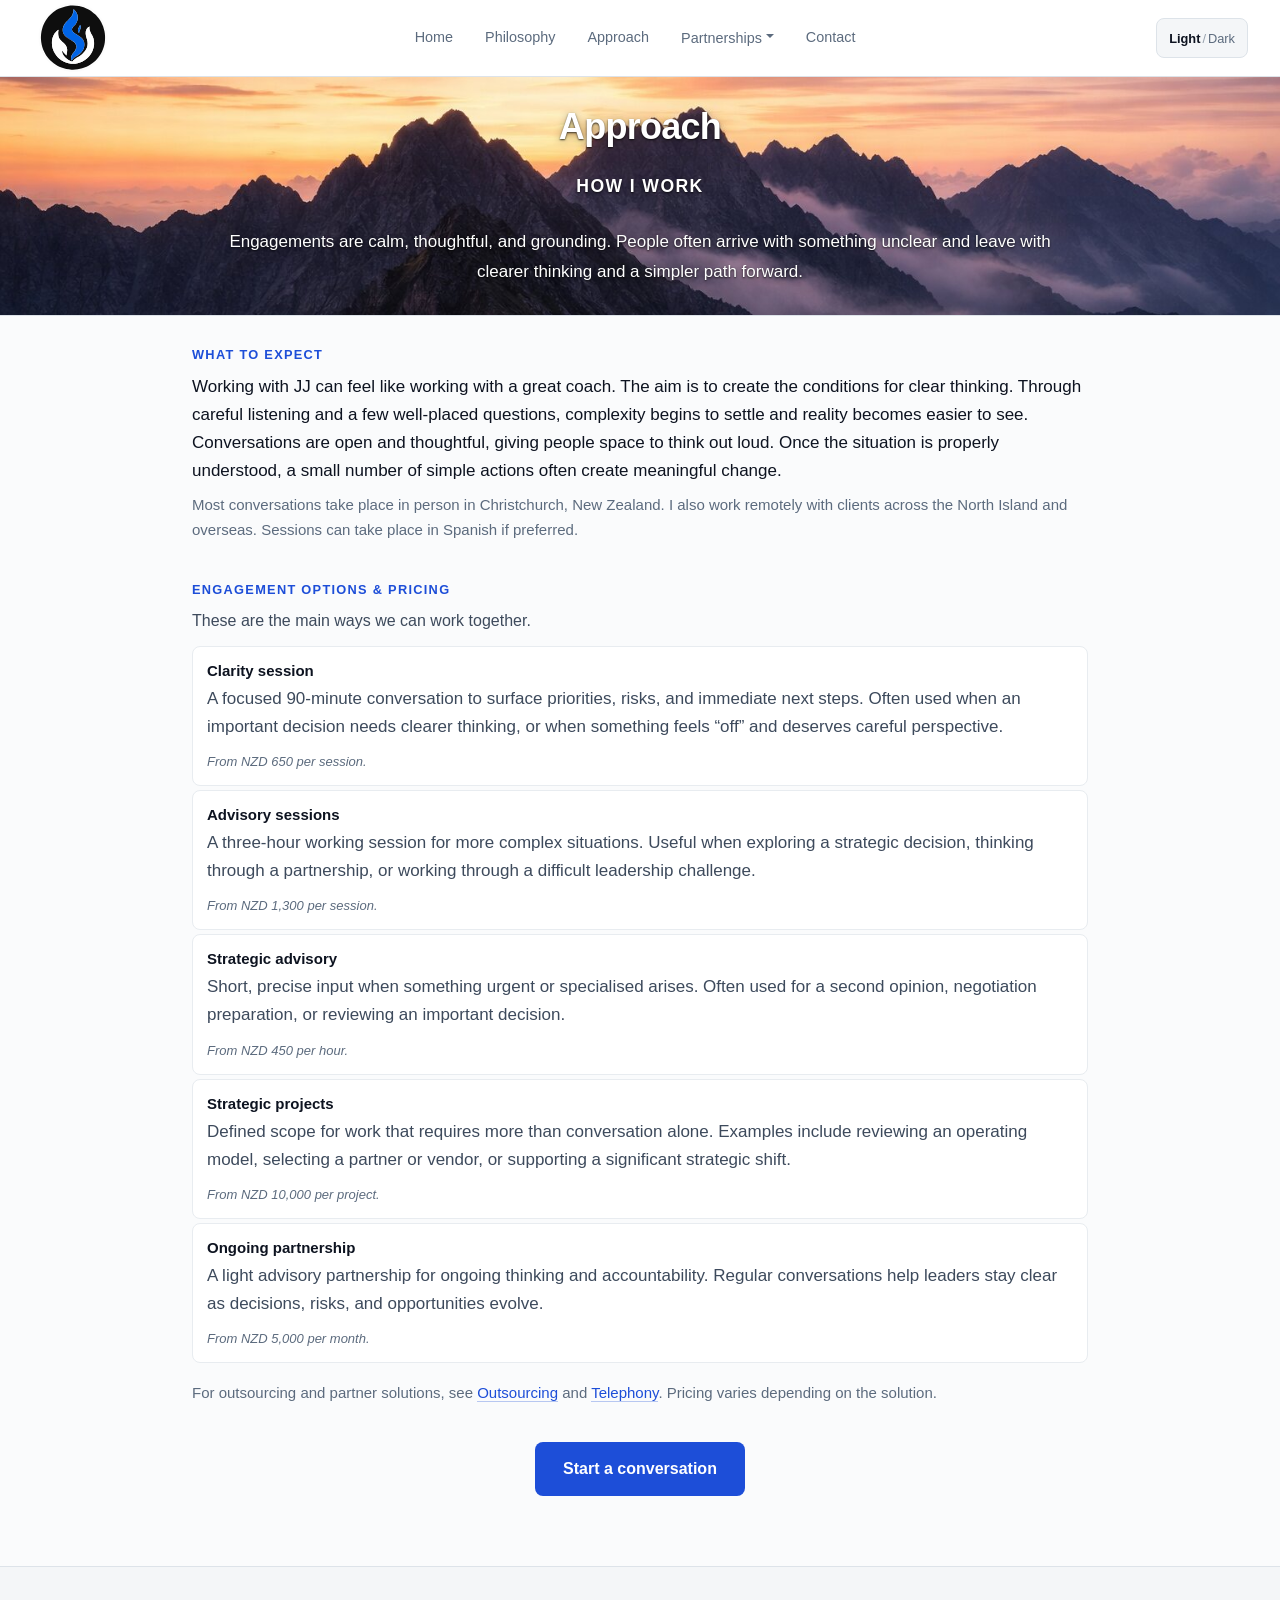
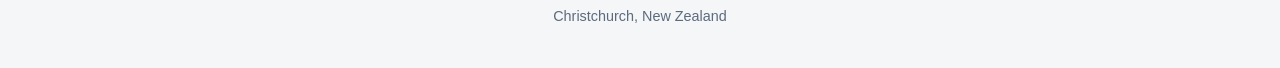
<file: how/index.html>
<!DOCTYPE html>
<html lang="en" data-theme="light">
<head>
  <script>(function(w,d,s,l,i){w[l]=w[l]||[];w[l].push({'gtm.start':
  new Date().getTime(),event:'gtm.js'});var f=d.getElementsByTagName(s)[0],
  j=d.createElement(s),dl=l!='dataLayer'?'&l='+l:'';j.async=true;j.src=
  'https://www.googletagmanager.com/gtm.js?id='+i+dl;f.parentNode.insertBefore(j,f);
  })(window,document,'script','dataLayer','GTM-NX6T9PZV');</script>
  <meta charset="UTF-8" />
  <meta name="viewport" content="width=device-width, initial-scale=1.0" />
  <title>Approach | SAI.NZ Independent Business Advisory</title>
  <meta name="description" content="How I work through SAI.NZ, an independent business advisory practice. What to expect, engagement options, and transparent pricing." />
  <link rel="canonical" href="https://www.sai.nz/how/" />
  <link rel="stylesheet" href="/assets/v2/site.css" />
  <style>
    .how-block { margin-bottom: 36px; }
    .how-block .section-eyebrow { margin-bottom: 8px; }
    #clarity, #advisory, #projects { scroll-margin-top: 100px; }
    .satellite-hero.how-hero {
      background-color: #b8c6d4;
      background-image: url('/assets/v2/approach-light.jpg');
      background-size: cover;
      background-position: center;
      background-repeat: no-repeat;
    }
    html[data-theme="dark"] .satellite-hero.how-hero {
      background-color: #060910;
      background-image:
        linear-gradient(to bottom, rgba(6,9,16,0.58) 0%, rgba(6,9,16,0.36) 45%, rgba(6,9,16,0.42) 100%),
        url('/assets/v2/approach-dark.jpg');
      background-size: cover;
      background-position: center;
      background-repeat: no-repeat;
    }
    main.page-section.content-wide .body-text,
    main.page-section.content-wide .pricing-desc { font-size: 1.0625rem; line-height: 1.65; }
    main.page-section.content-wide .body-text.muted { font-size: 0.9375rem; }
    .how-cta-wrap { text-align: center; margin-top: 36px; margin-bottom: 28px; }
    main.page-section.content-wide { padding-top: 28px; }

    /* FINAL OVERRIDES FOR APPROACH HERO */
    html[data-theme="light"] body .satellite-hero.how-hero {
      background-image: url('/assets/v2/approach-light.jpg') !important;
      background-color: transparent !important;
      background-size: cover !important;
      background-position: center !important;
      background-repeat: no-repeat !important;
    }

    html[data-theme="dark"] body .satellite-hero.how-hero {
      background-image:
        linear-gradient(to bottom, rgba(6,9,16,0.58) 0%, rgba(6,9,16,0.36) 45%, rgba(6,9,16,0.42) 100%),
        url('/assets/v2/approach-dark.jpg') !important;
      background-size: cover !important;
      background-position: center !important;
      background-repeat: no-repeat !important;
    }

    /* Disable global .satellite-hero::before wash on Approach (light only) */
    html[data-theme="light"] body .satellite-hero.how-hero::before {
      content: none !important;
      display: none !important;
      background: none !important;
      opacity: 0 !important;
    }
  </style>
</head>
<body>
  <header class="site-header">
    <div class="nav-inner">
      <a href="/" class="nav-logo-link" aria-label="Home"><img src="/assets/sainz-logo.svg" alt="SAI.NZ" class="nav-logo"></a>
      <div class="nav-priority" aria-label="Primary navigation">
        <a href="/philosophy/">Philosophy</a>
        <a href="/how/">Approach</a>
      </div>
      <nav class="nav-links" id="navLinks">
        <a href="/">Home</a>
        <a href="/philosophy/">Philosophy</a>
        <a href="/how/">Approach</a>
        <div class="nav-dropdown">
          <button type="button" class="nav-dropdown-trigger" aria-haspopup="true" aria-expanded="false">Partnerships</button>
          <div class="nav-dropdown-content">
            <a href="/sf/">Outsourcing</a>
            <a href="/ac/">Telephony</a>
          </div>
        </div>
        <a href="/contact/">Contact</a>
      </nav>
      <div class="nav-theme-wrap">
        <button type="button" class="theme-toggle-btn" id="themeToggle" aria-label="Toggle theme">
          <span class="theme-option" data-theme="light">Light</span>
          <span class="theme-sep" aria-hidden="true">/</span>
          <span class="theme-option" data-theme="dark">Dark</span>
        </button>
      </div>
      <button type="button" class="nav-menu-btn" id="navMenuBtn" aria-label="Open menu" aria-expanded="false"><span class="nav-menu-icon"></span></button>
    </div>
  </header>

  <section class="satellite-hero how-hero hero-unified">
    <div class="satellite-hero-inner">
      <h1 class="page-title">Approach</h1>
      <p class="section-eyebrow">How I work</p>
      <p class="hero-intro">Engagements are calm, thoughtful, and grounding. People often arrive with something unclear and leave with clearer thinking and a simpler path forward.</p>
    </div>
  </section>

  <main class="page-section content-wide">
    <div class="how-block">
      <p class="section-eyebrow">What to expect</p>
      <p class="body-text">Working with JJ can feel like working with a great coach. The aim is to create the conditions for clear thinking. Through careful listening and a few well-placed questions, complexity begins to settle and reality becomes easier to see. Conversations are open and thoughtful, giving people space to think out loud. Once the situation is properly understood, a small number of simple actions often create meaningful change.</p>
      <p class="body-text muted">Most conversations take place in person in Christchurch, New Zealand. I also work remotely with clients across the North Island and overseas. Sessions can take place in Spanish if preferred.</p>
    </div>

    <div class="how-block">
      <p class="section-eyebrow">Engagement options & pricing</p>
      <p class="section-lead" style="margin-bottom: 10px;">These are the main ways we can work together.</p>

      <ul class="pricing-list">
        <li id="clarity">
          <span class="pricing-name">Clarity session</span>
          <p class="pricing-desc">A focused 90-minute conversation to surface priorities, risks, and immediate next steps. Often used when an important decision needs clearer thinking, or when something feels “off” and deserves careful perspective.</p>
          <span class="pricing-amount">From NZD 650 per session.</span>
        </li>
        <li id="advisory">
          <span class="pricing-name">Advisory sessions</span>
          <p class="pricing-desc">A three-hour working session for more complex situations. Useful when exploring a strategic decision, thinking through a partnership, or working through a difficult leadership challenge.</p>
          <span class="pricing-amount">From NZD 1,300 per session.</span>
        </li>
        <li>
          <span class="pricing-name">Strategic advisory</span>
          <p class="pricing-desc">Short, precise input when something urgent or specialised arises. Often used for a second opinion, negotiation preparation, or reviewing an important decision.</p>
          <span class="pricing-amount">From NZD 450 per hour.</span>
        </li>
        <li id="projects">
          <span class="pricing-name">Strategic projects</span>
          <p class="pricing-desc">Defined scope for work that requires more than conversation alone. Examples include reviewing an operating model, selecting a partner or vendor, or supporting a significant strategic shift.</p>
          <span class="pricing-amount">From NZD 10,000 per project.</span>
        </li>
        <li>
          <span class="pricing-name">Ongoing partnership</span>
          <p class="pricing-desc">A light advisory partnership for ongoing thinking and accountability. Regular conversations help leaders stay clear as decisions, risks, and opportunities evolve.</p>
          <span class="pricing-amount">From NZD 5,000 per month.</span>
        </li>
      </ul>

      <p class="body-text muted" style="margin-top: 18px;">For outsourcing and partner solutions, see <a href="/sf/">Outsourcing</a> and <a href="/ac/">Telephony</a>. Pricing varies depending on the solution.</p>
    </div>

    <div class="how-block"></div>

    <div class="how-cta-wrap">
      <a href="/contact/" class="btn-primary">Start a conversation</a>
    </div>
  </main>

  <footer class="site-footer"><p>Christchurch, New Zealand</p></footer>

  <script>
    (function() {
      var root = document.documentElement;
      function getPreferredTheme() {
        if (typeof window.matchMedia !== 'undefined' && window.matchMedia('(prefers-color-scheme: dark)').matches) return 'dark';
        if (typeof window.matchMedia !== 'undefined' && window.matchMedia('(prefers-color-scheme: light)').matches) return 'light';
        return (new Date().getHours() >= 6 && new Date().getHours() < 18) ? 'light' : 'dark';
      }
      function applyTheme(theme) {
        root.setAttribute('data-theme', theme);
        document.querySelectorAll('.theme-option').forEach(function(el) { el.classList.toggle('active', el.getAttribute('data-theme') === theme); });
      }
      var stored = typeof localStorage !== 'undefined' && localStorage.getItem('sainz-theme');
      applyTheme(stored === 'light' || stored === 'dark' ? stored : getPreferredTheme());
      document.getElementById('themeToggle').addEventListener('click', function() {
        var next = root.getAttribute('data-theme') === 'light' ? 'dark' : 'light';
        applyTheme(next);
        if (typeof localStorage !== 'undefined') localStorage.setItem('sainz-theme', next);
      });
      var menuBtn = document.getElementById('navMenuBtn');
      var navLinks = document.getElementById('navLinks');
      if (menuBtn && navLinks) {
        menuBtn.addEventListener('click', function() {
          var open = navLinks.classList.toggle('open');
          menuBtn.setAttribute('aria-expanded', open);
          menuBtn.setAttribute('aria-label', open ? 'Close menu' : 'Open menu');
        });
        navLinks.querySelectorAll('a').forEach(function(a) { a.addEventListener('click', function() { navLinks.classList.remove('open'); menuBtn.setAttribute('aria-expanded', 'false'); }); });
      }
    })();
  </script>
</body>
</html>
</file>
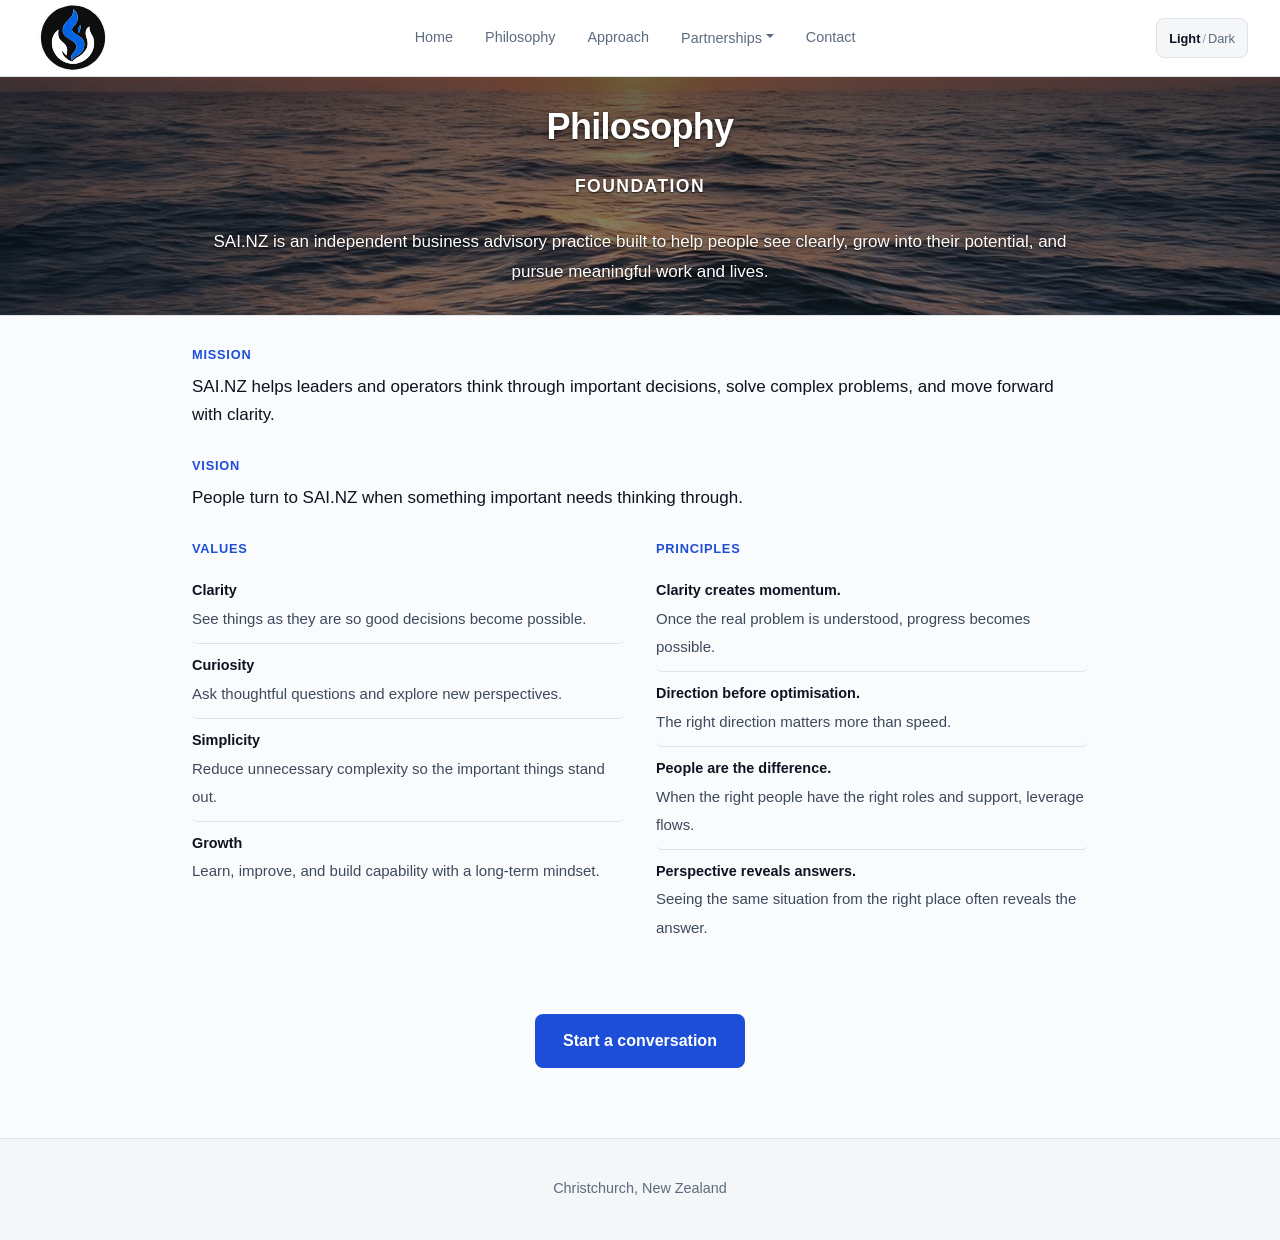
<file: philosophy/index.html>
<!DOCTYPE html>
<html lang="en" data-theme="light">
<head>
  <script>(function(w,d,s,l,i){w[l]=w[l]||[];w[l].push({'gtm.start':
  new Date().getTime(),event:'gtm.js'});var f=d.getElementsByTagName(s)[0],
  j=d.createElement(s),dl=l!='dataLayer'?'&l='+l:'';j.async=true;j.src=
  'https://www.googletagmanager.com/gtm.js?id='+i+dl;f.parentNode.insertBefore(j,f);
  })(window,document,'script','dataLayer','GTM-NX6T9PZV');</script>
  <meta charset="UTF-8" />
  <meta name="viewport" content="width=device-width, initial-scale=1.0" />
  <title>Philosophy | SAI.NZ Independent Business Advisory</title>
  <meta name="description" content="Explore the philosophy behind SAI.NZ, an independent business advisory practice built on clarity, perspective, growth, and thoughtful decision-making." />
  <link rel="canonical" href="https://www.sai.nz/philosophy/" />
  <link rel="stylesheet" href="/assets/v2/site.css" />
  <style>
    .phil-block h2 { font-size: 0.8rem; font-weight: 600; letter-spacing: 0.06em; text-transform: uppercase; color: var(--accent); margin: 0 0 8px 0; }
    .phil-block p,
    .phil-block .body-text { margin: 0 0 8px 0; font-size: 1.0625rem; line-height: 1.65; }
    .phil-list { list-style: none; padding: 0; margin: 10px 0 0 0; }
    .phil-list li { padding: 10px 0; border-bottom: 1px solid var(--border); border-radius: var(--radius-sm); }
    .phil-list li:last-child { border-bottom: none; }
    .phil-list strong { display: block; margin-bottom: 2px; font-size: 0.9rem; }
    .phil-list span { font-size: 0.9375rem; color: var(--text-secondary); line-height: 1.6; }
    .phil-two-col { display: block; }
    .phil-two-col > .phil-block { margin-top: 0; padding-top: 0; }
    @media (min-width: 769px) {
      .phil-two-col { display: grid; grid-template-columns: 1fr 1fr; gap: 32px; align-items: start; }
    }
    /* Philosophy hero: typography/spacing is unified via shared .hero-unified rules */
    /* Light theme: image only (no wash overlay) */
    .satellite-hero.philosophy-hero {
      background-color: transparent;
      background-image: url('/assets/v2/philosophy-light.jpg');
      background-size: cover;
      background-position: center;
      background-repeat: no-repeat;
    }
    /* (Hero text color/shadow is defined by shared .hero-unified rules) */
    /* Dark theme: strong overlay, bright text */
    html[data-theme="dark"] .satellite-hero.philosophy-hero {
      background-color: #060910;
      background-image:
        linear-gradient(to bottom, rgba(0,0,0,0.68) 0%, rgba(0,0,0,0.52) 45%, rgba(0,0,0,0.48) 100%),
        url('/assets/v2/philosophy-dark.jpg');
      background-size: cover;
      background-position: center;
      background-repeat: no-repeat;
    }
    /* (Hero text color/shadow is defined above for both themes) */
    /* Tighter section spacing */
    main.page-section.content-wide { padding-top: 28px; }
    .phil-block { margin-bottom: 26px; }
    .phil-cta-wrap { text-align: center; margin-top: 36px; margin-bottom: 28px; }

    html[data-theme="light"] body .satellite-hero.philosophy-hero::before {
      content: '';
      display: block;
      background: linear-gradient(to bottom, rgba(0,0,0,0.58) 0%, rgba(0,0,0,0.42) 100%) !important;
      opacity: 1 !important;
    }
  </style>
</head>
<body>
  <header class="site-header">
    <div class="nav-inner">
      <a href="/" class="nav-logo-link" aria-label="Home"><img src="/assets/sainz-logo.svg" alt="SAI.NZ" class="nav-logo"></a>
      <div class="nav-priority" aria-label="Primary navigation">
        <a href="/philosophy/">Philosophy</a>
        <a href="/how/">Approach</a>
      </div>
      <nav class="nav-links" id="navLinks">
        <a href="/">Home</a>
        <a href="/philosophy/">Philosophy</a>
        <a href="/how/">Approach</a>
        <div class="nav-dropdown">
          <button type="button" class="nav-dropdown-trigger" aria-haspopup="true" aria-expanded="false">Partnerships</button>
          <div class="nav-dropdown-content">
            <a href="/sf/">Outsourcing</a>
            <a href="/ac/">Telephony</a>
          </div>
        </div>
        <a href="/contact/">Contact</a>
      </nav>
      <div class="nav-theme-wrap">
        <button type="button" class="theme-toggle-btn" id="themeToggle" aria-label="Toggle theme">
          <span class="theme-option" data-theme="light">Light</span>
          <span class="theme-sep" aria-hidden="true">/</span>
          <span class="theme-option" data-theme="dark">Dark</span>
        </button>
      </div>
      <button type="button" class="nav-menu-btn" id="navMenuBtn" aria-label="Open menu" aria-expanded="false"><span class="nav-menu-icon"></span></button>
    </div>
  </header>

  <section class="satellite-hero philosophy-hero hero-unified">
    <div class="satellite-hero-inner">
      <h1 class="page-title">Philosophy</h1>
      <p class="section-eyebrow">Foundation</p>
      <p class="hero-intro">SAI.NZ is an independent business advisory practice built to help people see clearly, grow into their potential, and pursue meaningful work and lives.</p>
    </div>
  </section>

  <main class="page-section content-wide">
    <div class="phil-block">
      <h2>Mission</h2>
      <p class="body-text">SAI.NZ helps leaders and operators think through important decisions, solve complex problems, and move forward with clarity.</p>
    </div>

    <div class="phil-block">
      <h2>Vision</h2>
      <p class="body-text">People turn to SAI.NZ when something important needs thinking through.</p>
    </div>

    <div class="phil-two-col">
      <div class="phil-block">
        <h2>Values</h2>
        <ul class="phil-list">
          <li><strong>Clarity</strong> <span>See things as they are so good decisions become possible.</span></li>
          <li><strong>Curiosity</strong> <span>Ask thoughtful questions and explore new perspectives.</span></li>
          <li><strong>Simplicity</strong> <span>Reduce unnecessary complexity so the important things stand out.</span></li>
          <li><strong>Growth</strong> <span>Learn, improve, and build capability with a long-term mindset.</span></li>
        </ul>
      </div>
      <div class="phil-block">
        <h2>Principles</h2>
        <ul class="phil-list">
          <li><strong>Clarity creates momentum.</strong> <span>Once the real problem is understood, progress becomes possible.</span></li>
          <li><strong>Direction before optimisation.</strong> <span>The right direction matters more than speed.</span></li>
          <li><strong>People are the difference.</strong> <span>When the right people have the right roles and support, leverage flows.</span></li>
          <li><strong>Perspective reveals answers.</strong> <span>Seeing the same situation from the right place often reveals the answer.</span></li>
        </ul>
      </div>
    </div>
    <div class="phil-cta-wrap">
      <a href="/contact/" class="btn-primary">Start a conversation</a>
    </div>
  </main>

  <footer class="site-footer"><p>Christchurch, New Zealand</p></footer>

  <script>
    (function() {
      var root = document.documentElement;
      function getPreferredTheme() {
        if (typeof window.matchMedia !== 'undefined' && window.matchMedia('(prefers-color-scheme: dark)').matches) return 'dark';
        if (typeof window.matchMedia !== 'undefined' && window.matchMedia('(prefers-color-scheme: light)').matches) return 'light';
        return (new Date().getHours() >= 6 && new Date().getHours() < 18) ? 'light' : 'dark';
      }
      function applyTheme(theme) {
        root.setAttribute('data-theme', theme);
        document.querySelectorAll('.theme-option').forEach(function(el) { el.classList.toggle('active', el.getAttribute('data-theme') === theme); });
      }
      var stored = typeof localStorage !== 'undefined' && localStorage.getItem('sainz-theme');
      applyTheme(stored === 'light' || stored === 'dark' ? stored : getPreferredTheme());
      document.getElementById('themeToggle').addEventListener('click', function() {
        var next = root.getAttribute('data-theme') === 'light' ? 'dark' : 'light';
        applyTheme(next);
        if (typeof localStorage !== 'undefined') localStorage.setItem('sainz-theme', next);
      });
      var menuBtn = document.getElementById('navMenuBtn');
      var navLinks = document.getElementById('navLinks');
      if (menuBtn && navLinks) {
        menuBtn.addEventListener('click', function() {
          var open = navLinks.classList.toggle('open');
          menuBtn.setAttribute('aria-expanded', open);
          menuBtn.setAttribute('aria-label', open ? 'Close menu' : 'Open menu');
        });
        navLinks.querySelectorAll('a').forEach(function(a) { a.addEventListener('click', function() { navLinks.classList.remove('open'); menuBtn.setAttribute('aria-expanded', 'false'); }); });
      }
    })();
  </script>
</body>
</html>
</file>
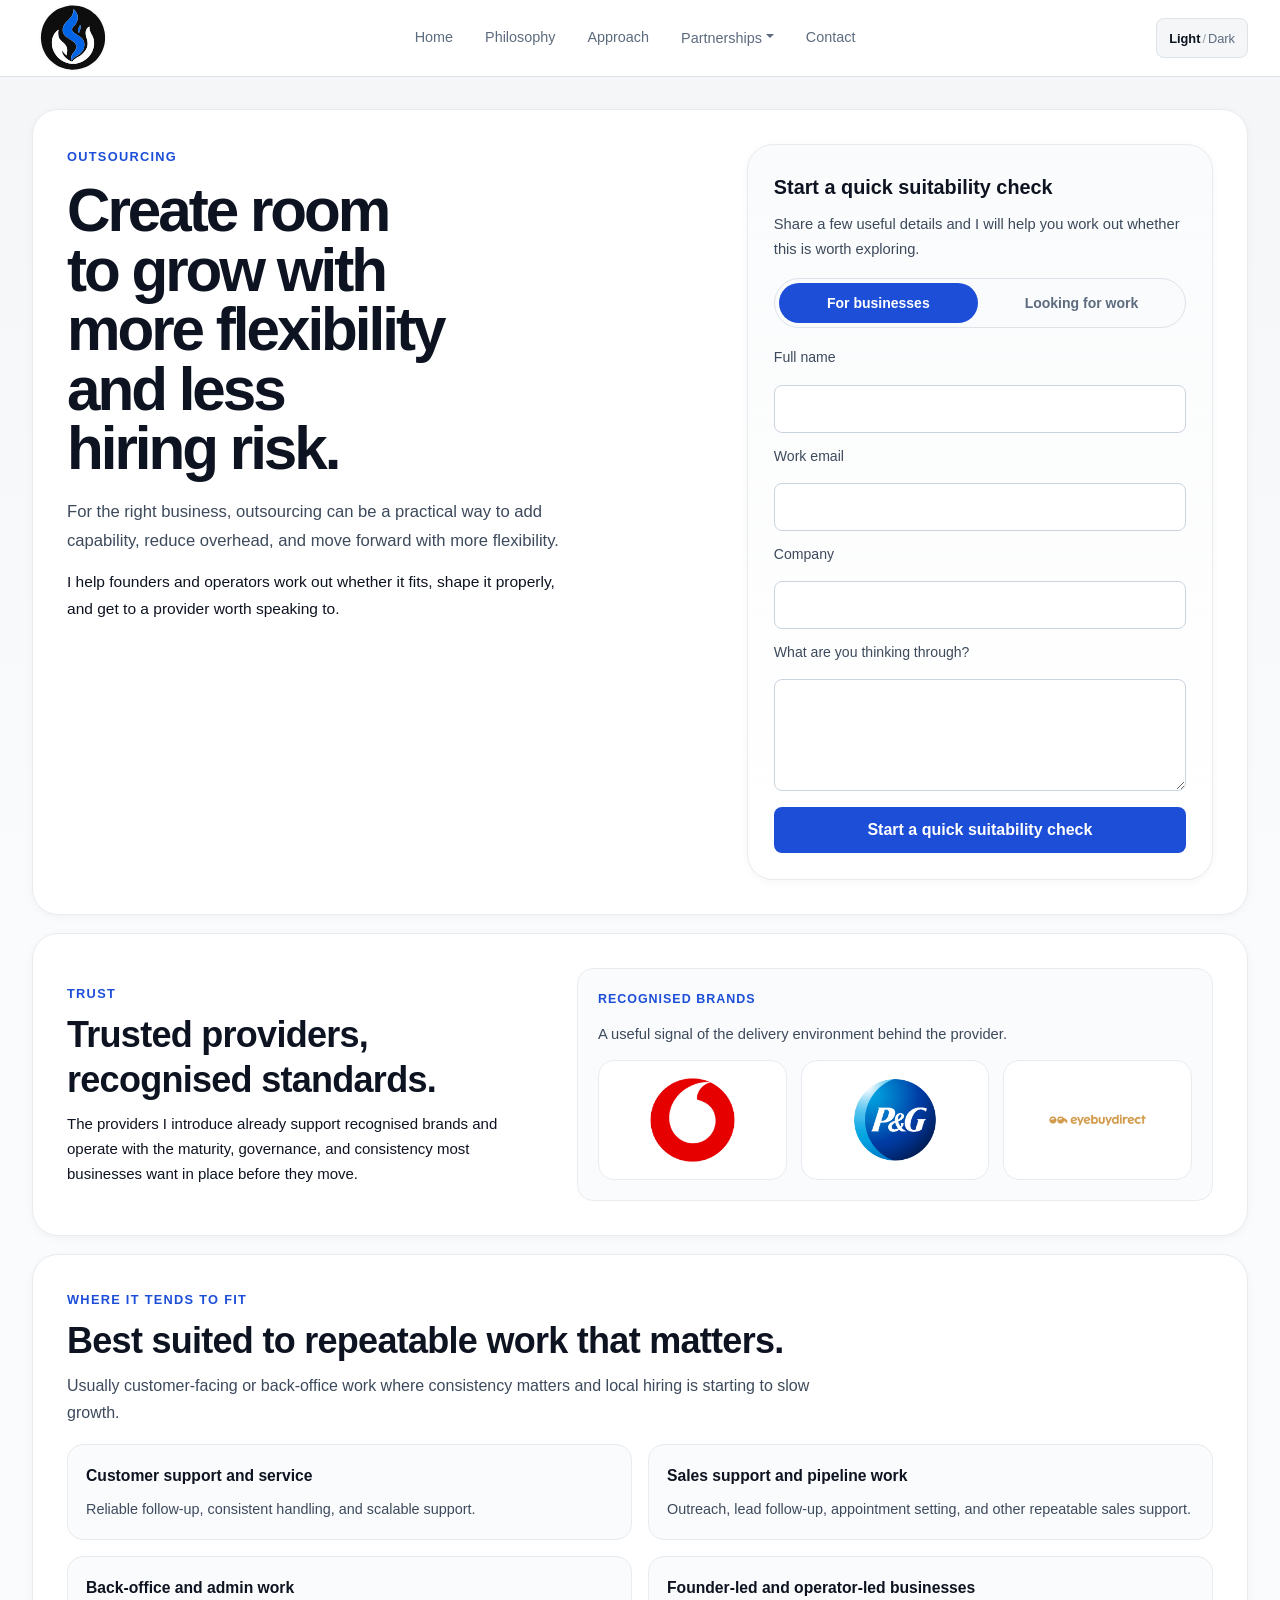
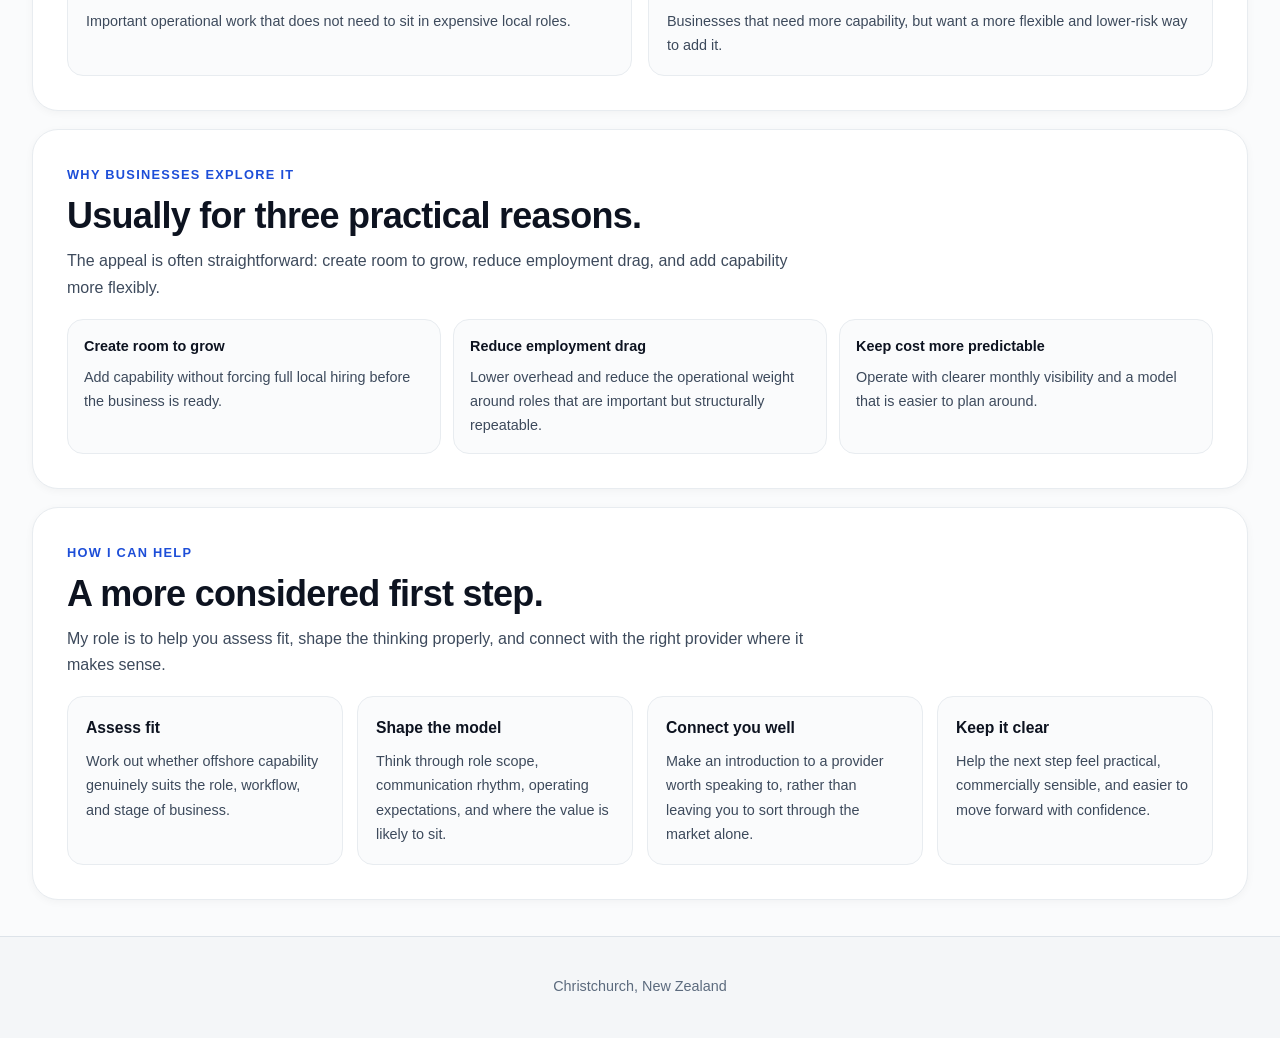
<file: sf/index.html>
<!DOCTYPE html>
<html lang="en" data-theme="light">
<head>
  <script>(function(w,d,s,l,i){w[l]=w[l]||[];w[l].push({'gtm.start':
  new Date().getTime(),event:'gtm.js'});var f=d.getElementsByTagName(s)[0],
  j=d.createElement(s),dl=l!='dataLayer'?'&l='+l:'';j.async=true;j.src=
  'https://www.googletagmanager.com/gtm.js?id='+i+dl;f.parentNode.insertBefore(j,f);
  })(window,document,'script','dataLayer','GTM-NX6T9PZV');</script>
  <meta charset="UTF-8" />
  <meta name="viewport" content="width=device-width, initial-scale=1.0" />
  <title>Outsourcing | SAI.NZ</title>
  <meta name="description" content="A practical, lower-friction way to explore offshore capability for the right business. Clear fit, trusted providers, and a straightforward path forward." />
  <link rel="canonical" href="https://www.sai.nz/sf/" />
  <meta property="og:title" content="Outsourcing | SAI.NZ" />
  <meta property="og:description" content="A practical, lower-friction way to explore offshore capability for the right business." />
  <meta property="og:url" content="https://www.sai.nz/sf/" />
  <meta property="og:type" content="website" />
  <link rel="stylesheet" href="/assets/v2/site.css" />
  <style>
    .v2-page {
      --v2-shell-max: var(--grid-max);
      --v2-gutter: 32px;
      --v2-large-radius: 26px;
      --v2-small-radius: 16px;
      --v2-card-padding: 34px;
      --v2-section-gap: 18px;
      background: var(--bg);
    }
    .v2-hero { padding: 32px var(--v2-gutter) 0; background: linear-gradient(180deg, var(--bg-alt) 0%, rgba(244,246,248,0) 100%); }
    html[data-theme="dark"] .v2-hero { background: linear-gradient(180deg, rgba(15,20,28,1) 0%, rgba(15,20,28,0.2) 100%); }
    .v2-hero-shell, .v2-trust-shell, .v2-section-shell, .v2-mobile-form-shell { max-width: var(--v2-shell-max); margin: 0 auto; }
    .v2-hero-shell, .v2-trust-card, .v2-section-card, .v2-mobile-form-card {
      border: 1px solid var(--card-border);
      border-radius: var(--v2-large-radius);
      box-shadow: var(--shadow-card);
    }
    .v2-hero-shell, .v2-trust-card, .v2-section-card {
      background: var(--card);
    }
    .v2-hero-shell {
      display: grid;
      grid-template-columns: minmax(0, 1.16fr) minmax(356px, 0.84fr);
      gap: 36px;
      align-items: start;
      padding: var(--v2-card-padding);
    }
    html[data-theme="dark"] .v2-hero-shell { background: var(--surface); }
    .v2-hero-copy { display: flex; flex-direction: column; justify-content: flex-start; min-width: 0; padding-top: 2px; }
    .v2-hero-copy .section-eyebrow { margin-bottom: 14px; }
    .v2-hero-headline { margin: 0 0 18px 0; max-width: 11.5ch; font-size: clamp(2.8rem, 4.7vw, 4.85rem); line-height: 0.99; letter-spacing: -0.05em; color: var(--text); text-wrap: balance; }
    .v2-hero-support { margin: 0 0 14px 0; max-width: 34rem; font-size: 1.04rem; line-height: 1.76; color: var(--text-secondary); }
    .v2-hero-note { margin: 0; max-width: 31rem; font-size: 0.97rem; line-height: 1.74; color: var(--text); }
    .v2-mini-card, .v2-value-card, .v2-step-card {
      padding: 18px;
      background: var(--bg);
      border: 1px solid var(--card-border);
      border-radius: var(--v2-small-radius);
    }
    html[data-theme="dark"] .v2-mini-card, html[data-theme="dark"] .v2-value-card, html[data-theme="dark"] .v2-step-card { background: var(--bg-alt); }
    .v2-mobile-cta { display: none; width: fit-content; margin-top: 24px; border-bottom: none; }
    .v2-form-card, .v2-mobile-form-card {
      background: linear-gradient(180deg, var(--bg) 0%, rgba(255,255,255,0) 100%), var(--card);
      border: 1px solid var(--card-border);
      border-radius: var(--v2-large-radius);
      box-shadow: var(--shadow-card);
    }
    html[data-theme="dark"] .v2-form-card, html[data-theme="dark"] .v2-mobile-form-card, html[data-theme="dark"] .v2-trust-card, html[data-theme="dark"] .v2-section-card { background: var(--surface); }
    .v2-form-card, .v2-mobile-form-card {
      padding: 26px;
    }
    .v2-form-card {
      display: flex;
      flex-direction: column;
      justify-content: flex-start;
      min-height: 100%;
      align-self: start;
    }
    html[data-theme="dark"] .v2-form-card { background: linear-gradient(180deg, rgba(10,14,22,0.18) 0%, rgba(10,14,22,0) 100%), var(--surface); }
    html[data-theme="dark"] .v2-mobile-form-card { background: linear-gradient(180deg, rgba(10,14,22,0.18) 0%, rgba(10,14,22,0) 100%), var(--surface); }
    .v2-form-card h2, .v2-mobile-form-card h2 { margin: 0 0 8px 0; font-size: 1.24rem; color: var(--text); }
    .v2-form-intro { margin: 0 0 16px 0; font-size: 0.92rem; line-height: 1.72; color: var(--text-secondary); }
    .v2-form-card [data-audience-panel="business"],
    .v2-mobile-form-card [data-audience-panel="business"] {
      display: grid;
      gap: 10px;
    }
    .v2-form-card [data-audience-panel][hidden],
    .v2-mobile-form-card [data-audience-panel][hidden] {
      display: none !important;
    }
    .v2-form-card label,
    .v2-mobile-form-card label {
      margin-top: 2px;
    }
    .v2-form-card textarea,
    .v2-mobile-form-card textarea {
      min-height: 112px;
      resize: vertical;
    }
    .v2-form-card button[type="submit"],
    .v2-mobile-form-card button[type="submit"] {
      margin-top: 6px;
    }
    .v2-audience-toggle { display: grid; grid-template-columns: 1fr 1fr; gap: 4px; padding: 4px; margin: 0 0 18px 0; background: var(--bg); border: 1px solid var(--border); border-radius: 999px; }
    html[data-theme="dark"] .v2-audience-toggle { background: var(--bg-alt); }
    .v2-audience-toggle button { min-height: 40px; padding: 10px 14px; background: transparent; border: none; border-radius: 999px; color: var(--muted); font-size: 0.875rem; font-weight: 600; cursor: pointer; transition: background 0.18s ease, color 0.18s ease; font-family: inherit; }
    .v2-audience-toggle button.active { background: var(--accent); color: var(--btn-text); }
    .v2-jobseeker-note { margin: 0; padding: 6px 2px 0; font-size: 0.9375rem; line-height: 1.72; color: var(--text-secondary); }
    .v2-jobseeker-note strong { display: block; margin-bottom: 6px; font-size: 0.9rem; color: var(--text); }
    .v2-trust { padding: var(--v2-section-gap) var(--v2-gutter) 0; }
    .v2-trust-card { padding: var(--v2-card-padding); }
    .v2-trust-head { display: grid; grid-template-columns: minmax(0, 0.86fr) minmax(0, 1.14fr); gap: 30px; align-items: center; }
    .v2-trust-copy .section-eyebrow { margin-bottom: 8px; }
    .v2-trust-copy .section-title { margin-bottom: 10px; }
    .v2-trust-copy .body-text { margin-bottom: 0; max-width: 28rem; }
    .v2-trust-rotator {
      padding: 20px;
      background: var(--bg);
      border: 1px solid var(--card-border);
      border-radius: var(--v2-small-radius);
      min-height: 232px;
    }
    html[data-theme="dark"] .v2-trust-rotator { background: var(--bg-alt); }
    .v2-trust-stage { position: relative; min-height: 190px; }
    .v2-trust-frame { opacity: 0; visibility: hidden; position: absolute; inset: 0; transition: opacity 0.42s ease, visibility 0.42s ease; }
    .v2-trust-frame.active { position: relative; opacity: 1; visibility: visible; }
    .v2-trust-label { margin: 0 0 12px 0; font-size: 0.78rem; font-weight: 600; letter-spacing: 0.08em; text-transform: uppercase; color: var(--accent); }
    .v2-trust-meta { margin: 0 0 14px 0; font-size: 0.92rem; line-height: 1.65; color: var(--text-secondary); }
    .v2-logo-grid { display: grid; grid-template-columns: repeat(3, minmax(0, 1fr)); gap: 14px; }
    .v2-logo-badge {
      display: flex;
      align-items: center;
      justify-content: center;
      min-height: 120px;
      padding: 10px;
      background: var(--card);
      border: 1px solid var(--card-border);
      border-radius: var(--v2-small-radius);
    }
    html[data-theme="dark"] .v2-logo-badge { background: var(--surface); }
    .v2-logo-badge img { display: block; max-width: 100%; max-height: 84px; width: auto; height: auto; object-fit: contain; }
    .v2-section { padding: var(--v2-section-gap) var(--v2-gutter) 0; }
    .v2-section-card { padding: var(--v2-card-padding); }
    .v2-section-head { max-width: 760px; margin-bottom: 18px; }
    .v2-section-head .section-eyebrow { margin-bottom: 8px; }
    .v2-section-head .section-title { margin-bottom: 10px; }
    .v2-section-head .section-lead { margin-bottom: 0; max-width: none; }
    .v2-card-grid { display: grid; grid-template-columns: repeat(2, minmax(0, 1fr)); gap: 16px; }
    .v2-value-grid { display: grid; grid-template-columns: repeat(3, minmax(0, 1fr)); gap: 12px; }
    .v2-mini-card h3, .v2-value-card h3, .v2-step-card h3 { margin: 0 0 8px 0; font-size: 0.98rem; color: var(--text); }
    .v2-mini-card p, .v2-value-card p, .v2-step-card p { margin: 0; font-size: 0.9rem; line-height: 1.68; color: var(--text-secondary); }
    .v2-value-card { padding: 15px 16px; }
    .v2-value-card h3 { font-size: 0.9rem; margin-bottom: 6px; }
    .v2-how-grid { display: grid; grid-template-columns: repeat(4, minmax(0, 1fr)); gap: 14px; margin-top: 18px; }
    .v2-mobile-form { display: none; padding: var(--v2-section-gap) var(--v2-gutter) 0; }
    .v2-desktop-sticky-cta {
      position: fixed;
      right: max(24px, calc((100vw - var(--v2-shell-max)) / 2 + var(--v2-gutter)));
      bottom: 24px;
      z-index: 90;
      display: inline-flex;
      align-items: center;
      justify-content: center;
      min-height: 40px;
      padding: 10px 15px;
      background: var(--accent);
      color: var(--btn-text);
      border: 1px solid var(--accent);
      border-radius: 999px;
      text-decoration: none;
      border-bottom: none;
      box-shadow: var(--shadow-md);
      opacity: 0;
      visibility: hidden;
      transform: translateY(18px);
      transition: opacity 0.24s ease, transform 0.24s ease, visibility 0.24s ease;
    }
    html[data-theme="dark"] .v2-desktop-sticky-cta { box-shadow: var(--shadow-md); }
    .v2-desktop-sticky-cta.visible { opacity: 1; visibility: visible; transform: translateY(0); }
    .v2-mobile-sticky-bar { position: fixed; left: 0; right: 0; bottom: 0; z-index: 90; display: none; padding: 12px 16px calc(12px + env(safe-area-inset-bottom)); background: rgba(250,251,252,0.96); border-top: 1px solid var(--border); box-shadow: 0 -10px 24px rgba(13,19,32,0.08); transform: translateY(120%); opacity: 0; visibility: hidden; transition: transform 0.24s ease, opacity 0.24s ease, visibility 0.24s ease; backdrop-filter: blur(8px); }
    html[data-theme="dark"] .v2-mobile-sticky-bar { background: rgba(10,14,22,0.96); box-shadow: 0 -10px 24px rgba(0,0,0,0.24); }
    .v2-mobile-sticky-bar.visible { transform: translateY(0); opacity: 1; visibility: visible; }
    .v2-mobile-sticky-bar .btn-primary { width: 100%; min-height: 50px; }
    @media (max-width: 1180px) { .v2-trust-head { grid-template-columns: 1fr; } }
    @media (max-width: 1100px) { .v2-value-grid { grid-template-columns: repeat(3, minmax(0, 1fr)); } .v2-how-grid { grid-template-columns: repeat(2, minmax(0, 1fr)); } }
    @media (max-width: 980px) {
      .v2-page {
        --v2-gutter: 20px;
        --v2-card-padding: 24px;
      }
      .v2-hero-shell { grid-template-columns: 1fr; gap: 28px; }
      .v2-desktop-form { display: none; }
      .v2-mobile-cta, .v2-mobile-form, .v2-mobile-sticky-bar { display: block; }
      .v2-desktop-sticky-cta { display: none; }
      .v2-card-grid, .v2-value-grid, .v2-how-grid { grid-template-columns: 1fr; }
    }
    @media (max-width: 768px) {
      .v2-hero-headline { font-size: 2.26rem; }
      .v2-hero-support, .v2-hero-note { font-size: 0.96rem; }
    }
    @media (max-width: 480px) {
      .v2-page {
        --v2-gutter: 16px;
        --v2-card-padding: 20px;
        --v2-section-gap: 16px;
      }
      .v2-hero-headline { font-size: 1.94rem; }
      .v2-logo-grid { gap: 10px; }
      .v2-logo-badge { min-height: 96px; padding: 8px; }
      .v2-logo-badge img { max-height: 68px; }
    }
  </style>
</head>
<body class="v2-page">
  <header class="site-header">
    <div class="nav-inner">
      <a href="/" class="nav-logo-link" aria-label="Home"><img src="/assets/sainz-logo.svg" alt="SAI.NZ" class="nav-logo"></a>
      <div class="nav-priority" aria-label="Primary navigation">
        <a href="/philosophy/">Philosophy</a>
        <a href="/how/">Approach</a>
      </div>
      <nav class="nav-links" id="navLinks">
        <a href="/">Home</a>
        <a href="/philosophy/">Philosophy</a>
        <a href="/how/">Approach</a>
        <div class="nav-dropdown">
          <button type="button" class="nav-dropdown-trigger" aria-haspopup="true" aria-expanded="false">Partnerships</button>
          <div class="nav-dropdown-content">
            <a href="/sf/">Outsourcing</a>
            <a href="/ac/">Telephony</a>
          </div>
        </div>
        <a href="/contact/">Contact</a>
      </nav>
      <div class="nav-theme-wrap">
        <button type="button" class="theme-toggle-btn" id="themeToggle" aria-label="Toggle theme">
          <span class="theme-option" data-theme="light">Light</span>
          <span class="theme-sep" aria-hidden="true">/</span>
          <span class="theme-option" data-theme="dark">Dark</span>
        </button>
      </div>
      <button type="button" class="nav-menu-btn" id="navMenuBtn" aria-label="Open menu" aria-expanded="false"><span class="nav-menu-icon"></span></button>
    </div>
  </header>

  <main>
    <section class="v2-hero">
      <div class="v2-hero-shell">
        <div class="v2-hero-copy">
          <p class="section-eyebrow">Outsourcing</p>
          <h1 class="v2-hero-headline">Create room to grow with more flexibility and less hiring risk.</h1>
          <p class="v2-hero-support">For the right business, outsourcing can be a practical way to add capability, reduce overhead, and move forward with more flexibility.</p>
          <p class="v2-hero-note">I help founders and operators work out whether it fits, shape it properly, and get to a provider worth speaking to.</p>
          <a href="#quick-check" class="btn-primary v2-mobile-cta">Start a quick suitability check</a>
        </div>

        <form class="v2-form-card sainz-form v2-desktop-form" id="quick-check-desktop" name="sf-v2-lead" method="POST" action="/thanks/" data-netlify="true" netlify-honeypot="bot-field" data-role="lead-form" data-toggle-root>
          <input type="hidden" name="form-name" value="sf-v2-lead">
          <p style="display:none;"><label>Do not fill this: <input name="bot-field"></label></p>
          <input type="hidden" name="utm_source"><input type="hidden" name="utm_medium"><input type="hidden" name="utm_campaign"><input type="hidden" name="utm_term"><input type="hidden" name="utm_content"><input type="hidden" name="gclid"><input type="hidden" name="wbraid"><input type="hidden" name="gbraid"><input type="hidden" name="referrer">
          <h2>Start a quick suitability check</h2>
          <p class="v2-form-intro">Share a few useful details and I will help you work out whether this is worth exploring.</p>
          <div class="v2-audience-toggle" role="tablist" aria-label="Audience type">
            <button type="button" class="active" data-audience-btn="business" aria-pressed="true">For businesses</button>
            <button type="button" data-audience-btn="jobseeker" aria-pressed="false">Looking for work</button>
          </div>
          <div data-audience-panel="business">
            <label for="v2-desktop-name">Full name</label>
            <input id="v2-desktop-name" name="name" required data-business-field>
            <label for="v2-desktop-email">Work email</label>
            <input id="v2-desktop-email" name="email" type="email" required data-business-field>
            <label for="v2-desktop-company">Company</label>
            <input id="v2-desktop-company" name="company" data-business-field>
            <label for="v2-desktop-notes">What are you thinking through?</label>
            <textarea id="v2-desktop-notes" name="notes" rows="4" data-business-field></textarea>
            <button type="submit" data-business-submit>Start a quick suitability check</button>
          </div>
          <div data-audience-panel="jobseeker" hidden>
            <p class="v2-jobseeker-note"><strong>Looking for work</strong>I help organisations build remote capability. I do not recruit or offer roles directly.</p>
          </div>
        </form>
      </div>
    </section>

    <section class="v2-trust">
      <div class="v2-trust-shell">
        <div class="v2-trust-card">
          <div class="v2-trust-head">
            <div class="v2-trust-copy">
              <p class="section-eyebrow">Trust</p>
              <h2 class="section-title">Trusted providers, recognised standards.</h2>
              <p class="body-text">The providers I introduce already support recognised brands and operate with the maturity, governance, and consistency most businesses want in place before they move.</p>
            </div>
            <div class="v2-trust-rotator">
              <div class="v2-trust-stage" data-trust-stage>
                <div class="v2-trust-frame active">
                  <p class="v2-trust-label">Recognised brands</p>
                  <p class="v2-trust-meta">A useful signal of the delivery environment behind the provider.</p>
                  <div class="v2-logo-grid">
                    <div class="v2-logo-badge"><img src="/assets/client-vodafone.png" alt="Vodafone" loading="lazy" decoding="async" width="300" height="120"></div>
                    <div class="v2-logo-badge"><img src="/assets/client-pg.png" alt="Procter &amp; Gamble" loading="lazy" decoding="async" width="300" height="120"></div>
                    <div class="v2-logo-badge"><img src="/assets/eyebuydirect.png" alt="Eyebuydirect" loading="lazy" decoding="async" width="300" height="120"></div>
                  </div>
                </div>
                <div class="v2-trust-frame">
                  <p class="v2-trust-label">Operating standards</p>
                  <p class="v2-trust-meta">The underlying standards matter when you are assessing operational risk, consistency, and fit.</p>
                  <div class="v2-logo-grid">
                    <div class="v2-logo-badge"><img src="/assets/cert-great-place-to-work.png" alt="Great Place to Work Certified" loading="lazy" decoding="async" width="300" height="120"></div>
                    <div class="v2-logo-badge"><img src="/assets/cert-iso-27001.png" alt="ISO 27001 Certified" loading="lazy" decoding="async" width="300" height="120"></div>
                    <div class="v2-logo-badge"><img src="/assets/cert-soc2.png" alt="SOC 2" loading="lazy" decoding="async" width="300" height="120"></div>
                  </div>
                </div>
              </div>
            </div>
          </div>
        </div>
      </div>
    </section>

    <section class="v2-mobile-form" id="quick-check">
      <div class="v2-mobile-form-shell">
        <form class="v2-mobile-form-card sainz-form" name="sf-v2-lead-mobile" method="POST" action="/thanks/" data-netlify="true" netlify-honeypot="bot-field" data-role="lead-form" data-toggle-root>
          <input type="hidden" name="form-name" value="sf-v2-lead-mobile">
          <p style="display:none;"><label>Do not fill this: <input name="bot-field"></label></p>
          <input type="hidden" name="utm_source"><input type="hidden" name="utm_medium"><input type="hidden" name="utm_campaign"><input type="hidden" name="utm_term"><input type="hidden" name="utm_content"><input type="hidden" name="gclid"><input type="hidden" name="wbraid"><input type="hidden" name="gbraid"><input type="hidden" name="referrer">
          <h2>Start a quick suitability check</h2>
          <p class="v2-form-intro">Share a few useful details and I will help you work out whether this is worth exploring.</p>
          <div class="v2-audience-toggle" role="tablist" aria-label="Audience type">
            <button type="button" class="active" data-audience-btn="business" aria-pressed="true">For businesses</button>
            <button type="button" data-audience-btn="jobseeker" aria-pressed="false">Looking for work</button>
          </div>
          <div data-audience-panel="business">
            <label for="v2-mobile-name">Full name</label>
            <input id="v2-mobile-name" name="name" required data-business-field>
            <label for="v2-mobile-email">Work email</label>
            <input id="v2-mobile-email" name="email" type="email" required data-business-field>
            <label for="v2-mobile-company">Company</label>
            <input id="v2-mobile-company" name="company" data-business-field>
            <label for="v2-mobile-notes">What are you thinking through?</label>
            <textarea id="v2-mobile-notes" name="notes" rows="4" data-business-field></textarea>
            <button type="submit" data-business-submit>Start a quick suitability check</button>
          </div>
          <div data-audience-panel="jobseeker" hidden>
            <p class="v2-jobseeker-note"><strong>Looking for work</strong>I help organisations build remote capability. I do not recruit or offer roles directly.</p>
          </div>
        </form>
      </div>
    </section>

    <section class="v2-section">
      <div class="v2-section-shell">
        <div class="v2-section-card">
          <div class="v2-section-head">
            <p class="section-eyebrow">Where it tends to fit</p>
            <h2 class="section-title">Best suited to repeatable work that matters.</h2>
            <p class="section-lead">Usually customer-facing or back-office work where consistency matters and local hiring is starting to slow growth.</p>
          </div>
          <div class="v2-card-grid">
            <div class="v2-mini-card"><h3>Customer support and service</h3><p>Reliable follow-up, consistent handling, and scalable support.</p></div>
            <div class="v2-mini-card"><h3>Sales support and pipeline work</h3><p>Outreach, lead follow-up, appointment setting, and other repeatable sales support.</p></div>
            <div class="v2-mini-card"><h3>Back-office and admin work</h3><p>Important operational work that does not need to sit in expensive local roles.</p></div>
            <div class="v2-mini-card"><h3>Founder-led and operator-led businesses</h3><p>Businesses that need more capability, but want a more flexible and lower-risk way to add it.</p></div>
          </div>
        </div>
      </div>
    </section>

    <section class="v2-section">
      <div class="v2-section-shell">
        <div class="v2-section-card">
          <div class="v2-section-head">
            <p class="section-eyebrow">Why businesses explore it</p>
            <h2 class="section-title">Usually for three practical reasons.</h2>
            <p class="section-lead">The appeal is often straightforward: create room to grow, reduce employment drag, and add capability more flexibly.</p>
          </div>
          <div class="v2-value-grid">
            <div class="v2-value-card"><h3>Create room to grow</h3><p>Add capability without forcing full local hiring before the business is ready.</p></div>
            <div class="v2-value-card"><h3>Reduce employment drag</h3><p>Lower overhead and reduce the operational weight around roles that are important but structurally repeatable.</p></div>
            <div class="v2-value-card"><h3>Keep cost more predictable</h3><p>Operate with clearer monthly visibility and a model that is easier to plan around.</p></div>
          </div>
        </div>
      </div>
    </section>

    <section class="v2-section" style="padding-bottom: 36px;">
      <div class="v2-section-shell">
        <div class="v2-section-card">
          <div class="v2-section-head">
            <p class="section-eyebrow">How I can help</p>
            <h2 class="section-title">A more considered first step.</h2>
            <p class="section-lead">My role is to help you assess fit, shape the thinking properly, and connect with the right provider where it makes sense.</p>
          </div>
          <div class="v2-how-grid">
            <div class="v2-step-card"><h3>Assess fit</h3><p>Work out whether offshore capability genuinely suits the role, workflow, and stage of business.</p></div>
            <div class="v2-step-card"><h3>Shape the model</h3><p>Think through role scope, communication rhythm, operating expectations, and where the value is likely to sit.</p></div>
            <div class="v2-step-card"><h3>Connect you well</h3><p>Make an introduction to a provider worth speaking to, rather than leaving you to sort through the market alone.</p></div>
            <div class="v2-step-card"><h3>Keep it clear</h3><p>Help the next step feel practical, commercially sensible, and easier to move forward with confidence.</p></div>
          </div>
        </div>
      </div>
    </section>
  </main>

  <footer class="site-footer">
    <p>Christchurch, New Zealand</p>
  </footer>

  <a href="#quick-check-desktop" class="v2-desktop-sticky-cta" id="v2DesktopStickyCta">Start a quick suitability check</a>
  <div class="v2-mobile-sticky-bar" id="v2MobileStickyBar">
    <a href="#quick-check" class="btn-primary">Start a quick suitability check</a>
  </div>
  <script>
    (function() {
      var root = document.documentElement;
      function getPreferredTheme() {
        if (typeof window.matchMedia !== 'undefined' && window.matchMedia('(prefers-color-scheme: dark)').matches) return 'dark';
        if (typeof window.matchMedia !== 'undefined' && window.matchMedia('(prefers-color-scheme: light)').matches) return 'light';
        return (new Date().getHours() >= 6 && new Date().getHours() < 18) ? 'light' : 'dark';
      }
      function applyTheme(theme) {
        root.setAttribute('data-theme', theme);
        document.querySelectorAll('.theme-option').forEach(function(el) { el.classList.toggle('active', el.getAttribute('data-theme') === theme); });
      }
      var stored = typeof localStorage !== 'undefined' && localStorage.getItem('sainz-theme');
      applyTheme(stored === 'light' || stored === 'dark' ? stored : getPreferredTheme());
      var themeBtn = document.getElementById('themeToggle');
      if (themeBtn) {
        themeBtn.addEventListener('click', function() {
          var next = root.getAttribute('data-theme') === 'light' ? 'dark' : 'light';
          applyTheme(next);
          if (typeof localStorage !== 'undefined') localStorage.setItem('sainz-theme', next);
        });
      }

      var menuBtn = document.getElementById('navMenuBtn');
      var navLinks = document.getElementById('navLinks');
      if (menuBtn && navLinks) {
        menuBtn.addEventListener('click', function() {
          var open = navLinks.classList.toggle('open');
          menuBtn.setAttribute('aria-expanded', open);
          menuBtn.setAttribute('aria-label', open ? 'Close menu' : 'Open menu');
        });
        navLinks.querySelectorAll('a').forEach(function(a) {
          a.addEventListener('click', function() {
            navLinks.classList.remove('open');
            menuBtn.setAttribute('aria-expanded', 'false');
            menuBtn.setAttribute('aria-label', 'Open menu');
          });
        });
      }

      var params = new URLSearchParams(location.search);
      function getParam(name) { return params.get(name) || ''; }
      ['utm_source','utm_medium','utm_campaign','utm_term','utm_content','gclid','wbraid','gbraid'].forEach(function(name) {
        document.querySelectorAll('input[name="' + name + '"]').forEach(function(el) { el.value = getParam(name); });
      });
      document.querySelectorAll('input[name="referrer"]').forEach(function(el) { el.value = document.referrer || ''; });
      [['name','name'],['email','email'],['company','organization'],['phone','tel']].forEach(function(pair) {
        var name = pair[0];
        var autocomplete = pair[1];
        document.querySelectorAll('input[name="' + name + '"]').forEach(function(el) { el.setAttribute('autocomplete', autocomplete); });
      });

      function setAudience(rootEl, audience) {
        rootEl.querySelectorAll('[data-audience-btn]').forEach(function(btn) {
          var active = btn.getAttribute('data-audience-btn') === audience;
          btn.classList.toggle('active', active);
          btn.setAttribute('aria-pressed', active ? 'true' : 'false');
        });
        rootEl.querySelectorAll('[data-audience-panel]').forEach(function(panel) {
          panel.hidden = panel.getAttribute('data-audience-panel') !== audience;
        });
        rootEl.querySelectorAll('[data-business-field]').forEach(function(field) { field.disabled = audience !== 'business'; });
        rootEl.querySelectorAll('[data-business-submit]').forEach(function(btn) {
          btn.hidden = audience !== 'business';
          btn.disabled = audience !== 'business';
        });
      }
      document.querySelectorAll('[data-toggle-root]').forEach(function(rootEl) {
        setAudience(rootEl, 'business');
        rootEl.querySelectorAll('[data-audience-btn]').forEach(function(btn) {
          btn.addEventListener('click', function() { setAudience(rootEl, btn.getAttribute('data-audience-btn')); });
        });
      });

      window.dataLayer = window.dataLayer || [];
      var forms = document.querySelectorAll('form[data-role="lead-form"]');
      forms.forEach(function(form) {
        var started = false;
        form.addEventListener('input', function() {
          if (!started) {
            started = true;
            window.dataLayer.push({ event: 'form_start', form_name: form.getAttribute('name') });
          }
        }, { once: true });
        form.addEventListener('submit', function() {
          window.dataLayer.push({
            event: 'generate_lead',
            form_name: form.getAttribute('name'),
            utm_source: getParam('utm_source'),
            utm_medium: getParam('utm_medium'),
            utm_campaign: getParam('utm_campaign'),
            gclid: getParam('gclid')
          });
        });
      });

      document.querySelectorAll('[data-trust-stage]').forEach(function(stage) {
        var frames = stage.querySelectorAll('.v2-trust-frame');
        if (frames.length < 2) return;
        var activeIndex = 0;
        setInterval(function() {
          frames[activeIndex].classList.remove('active');
          activeIndex = (activeIndex + 1) % frames.length;
          frames[activeIndex].classList.add('active');
        }, 4500);
      });

      var desktopStickyCta = document.getElementById('v2DesktopStickyCta');
      var mobileStickyBar = document.getElementById('v2MobileStickyBar');
      var desktopForm = document.getElementById('quick-check-desktop');
      var mobileForm = document.getElementById('quick-check');
      function updateStickyCtas() {
        var isMobile = window.innerWidth <= 980;
        if (desktopStickyCta) {
          if (isMobile || !desktopForm) {
            desktopStickyCta.classList.remove('visible');
          } else {
            var desktopRect = desktopForm.getBoundingClientRect();
            var desktopVisible = desktopRect.top < window.innerHeight * 0.75 && desktopRect.bottom > window.innerHeight * 0.25;
            var scrolledPastHero = window.scrollY > window.innerHeight * 0.95;
            desktopStickyCta.classList.toggle('visible', scrolledPastHero && !desktopVisible);
          }
        }
        if (mobileStickyBar) {
          if (!isMobile || !mobileForm) {
            mobileStickyBar.classList.remove('visible');
          } else {
            var mobileRect = mobileForm.getBoundingClientRect();
            var mobileVisible = mobileRect.top < window.innerHeight * 0.82 && mobileRect.bottom > window.innerHeight * 0.2;
            var mobileScrolled = window.scrollY > window.innerHeight * 0.18;
            mobileStickyBar.classList.toggle('visible', mobileScrolled && !mobileVisible);
          }
        }
      }
      window.addEventListener('scroll', updateStickyCtas, { passive: true });
      window.addEventListener('resize', updateStickyCtas);
      updateStickyCtas();
    })();
  </script>
</body>
</html>
</file>
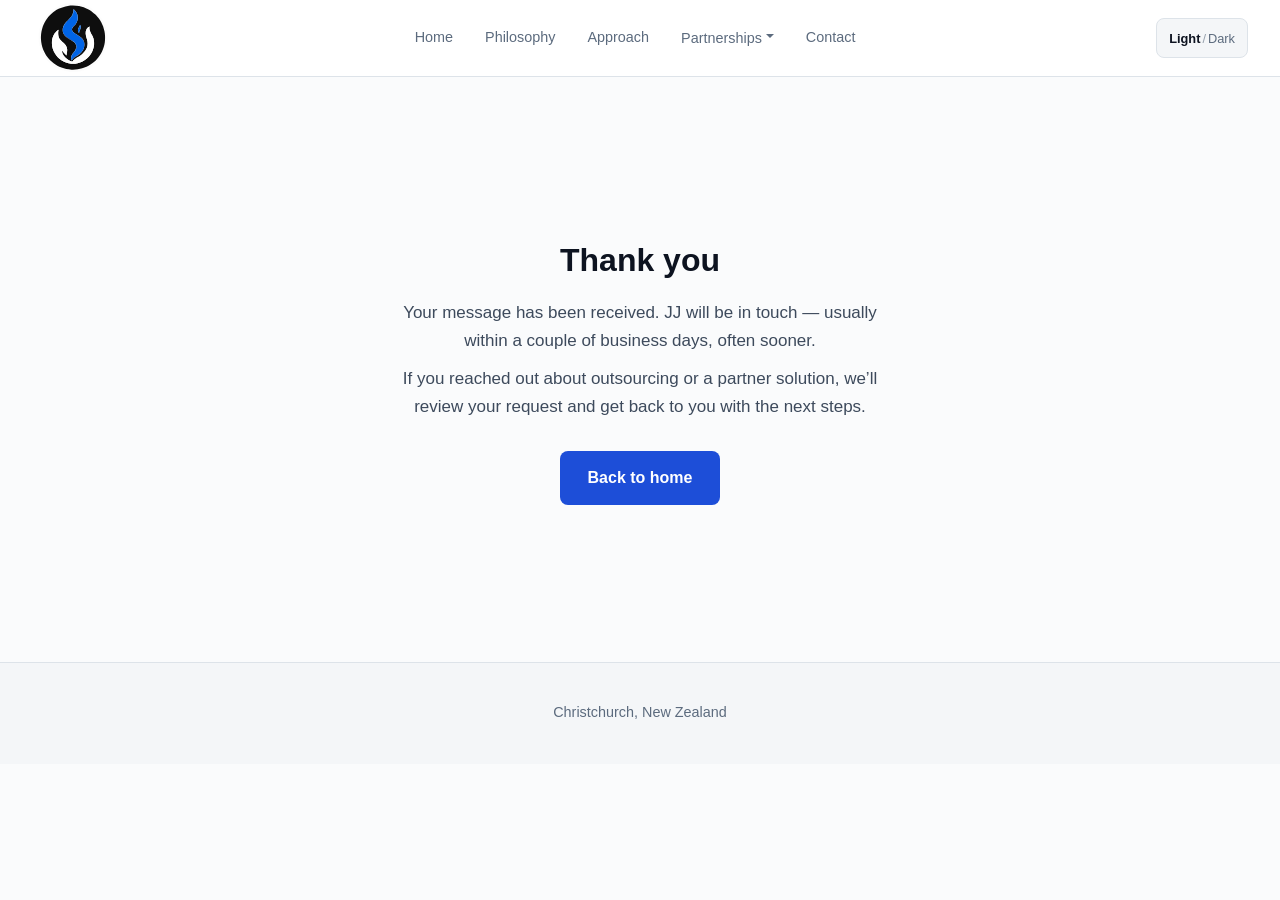
<file: thanks/index.html>
<!DOCTYPE html>
<html lang="en" data-theme="light">
<head>
  <script>(function(w,d,s,l,i){w[l]=w[l]||[];w[l].push({'gtm.start':
  new Date().getTime(),event:'gtm.js'});var f=d.getElementsByTagName(s)[0],
  j=d.createElement(s),dl=l!='dataLayer'?'&l='+l:'';j.async=true;j.src=
  'https://www.googletagmanager.com/gtm.js?id='+i+dl;f.parentNode.insertBefore(j,f);
  })(window,document,'script','dataLayer','GTM-NX6T9PZV');</script>
  <meta charset="UTF-8" />
  <meta name="viewport" content="width=device-width, initial-scale=1.0" />
  <title>Thank you — SAI.NZ</title>
  <meta name="description" content="Your message has been received. JJ will be in touch." />
  <link rel="canonical" href="https://www.sai.nz/thanks/" />
  <link rel="stylesheet" href="/assets/v2/site.css" />
  <style>
    .thanks-page { min-height: 65vh; display: flex; flex-direction: column; align-items: center; justify-content: center; text-align: center; padding: 48px 24px; }
    .thanks-page h1 { font-size: 2rem; margin: 0 0 12px 0; }
    .thanks-page p { max-width: 480px; margin: 0 0 10px 0; color: var(--text-secondary); }
    .thanks-page .btn-primary { margin-top: 20px; }
  </style>
</head>
<body>
  <noscript><iframe src="https://www.googletagmanager.com/ns.html?id=GTM-NX6T9PZV" height="0" width="0" style="display:none;visibility:hidden"></iframe></noscript>
  <header class="site-header">
    <div class="nav-inner">
      <a href="/" class="nav-logo-link" aria-label="Home"><img src="/assets/sainz-logo.svg" alt="SAI.NZ" class="nav-logo"></a>
      <div class="nav-priority" aria-label="Primary navigation">
        <a href="/philosophy/">Philosophy</a>
        <a href="/how/">Approach</a>
      </div>
      <nav class="nav-links" id="navLinks">
        <a href="/">Home</a>
        <a href="/philosophy/">Philosophy</a>
        <a href="/how/">Approach</a>
        <div class="nav-dropdown">
          <button type="button" class="nav-dropdown-trigger" aria-haspopup="true" aria-expanded="false">Partnerships</button>
          <div class="nav-dropdown-content">
            <a href="/sf/">Outsourcing</a>
            <a href="/ac/">Telephony</a>
          </div>
        </div>
        <a href="/contact/">Contact</a>
      </nav>
      <div class="nav-theme-wrap">
        <button type="button" class="theme-toggle-btn" id="themeToggle" aria-label="Toggle theme">
          <span class="theme-option" data-theme="light">Light</span>
          <span class="theme-sep" aria-hidden="true">/</span>
          <span class="theme-option" data-theme="dark">Dark</span>
        </button>
      </div>
      <button type="button" class="nav-menu-btn" id="navMenuBtn" aria-label="Open menu" aria-expanded="false"><span class="nav-menu-icon"></span></button>
    </div>
  </header>

  <main class="thanks-page">
    <h1>Thank you</h1>
    <p>Your message has been received. JJ will be in touch — usually within a couple of business days, often sooner.</p>
    <p>If you reached out about outsourcing or a partner solution, we’ll review your request and get back to you with the next steps.</p>
    <a href="/" class="btn-primary">Back to home</a>
  </main>

  <footer class="site-footer"><p>Christchurch, New Zealand</p></footer>

  <script>
    (function() {
      var root = document.documentElement;
      function getPreferredTheme() {
        if (typeof window.matchMedia !== 'undefined' && window.matchMedia('(prefers-color-scheme: dark)').matches) return 'dark';
        if (typeof window.matchMedia !== 'undefined' && window.matchMedia('(prefers-color-scheme: light)').matches) return 'light';
        return (new Date().getHours() >= 6 && new Date().getHours() < 18) ? 'light' : 'dark';
      }
      function applyTheme(theme) {
        root.setAttribute('data-theme', theme);
        document.querySelectorAll('.theme-option').forEach(function(el) { el.classList.toggle('active', el.getAttribute('data-theme') === theme); });
      }
      var stored = typeof localStorage !== 'undefined' && localStorage.getItem('sainz-theme');
      applyTheme(stored === 'light' || stored === 'dark' ? stored : getPreferredTheme());
      document.getElementById('themeToggle').addEventListener('click', function() {
        var next = root.getAttribute('data-theme') === 'light' ? 'dark' : 'light';
        applyTheme(next);
        if (typeof localStorage !== 'undefined') localStorage.setItem('sainz-theme', next);
      });
      var menuBtn = document.getElementById('navMenuBtn');
      var navLinks = document.getElementById('navLinks');
      if (menuBtn && navLinks) {
        menuBtn.addEventListener('click', function() {
          var open = navLinks.classList.toggle('open');
          menuBtn.setAttribute('aria-expanded', open);
          menuBtn.setAttribute('aria-label', open ? 'Close menu' : 'Open menu');
        });
        navLinks.querySelectorAll('a').forEach(function(a) { a.addEventListener('click', function() { navLinks.classList.remove('open'); menuBtn.setAttribute('aria-expanded', 'false'); }); });
      }
    })();
  </script>
</body>
</html>
</file>
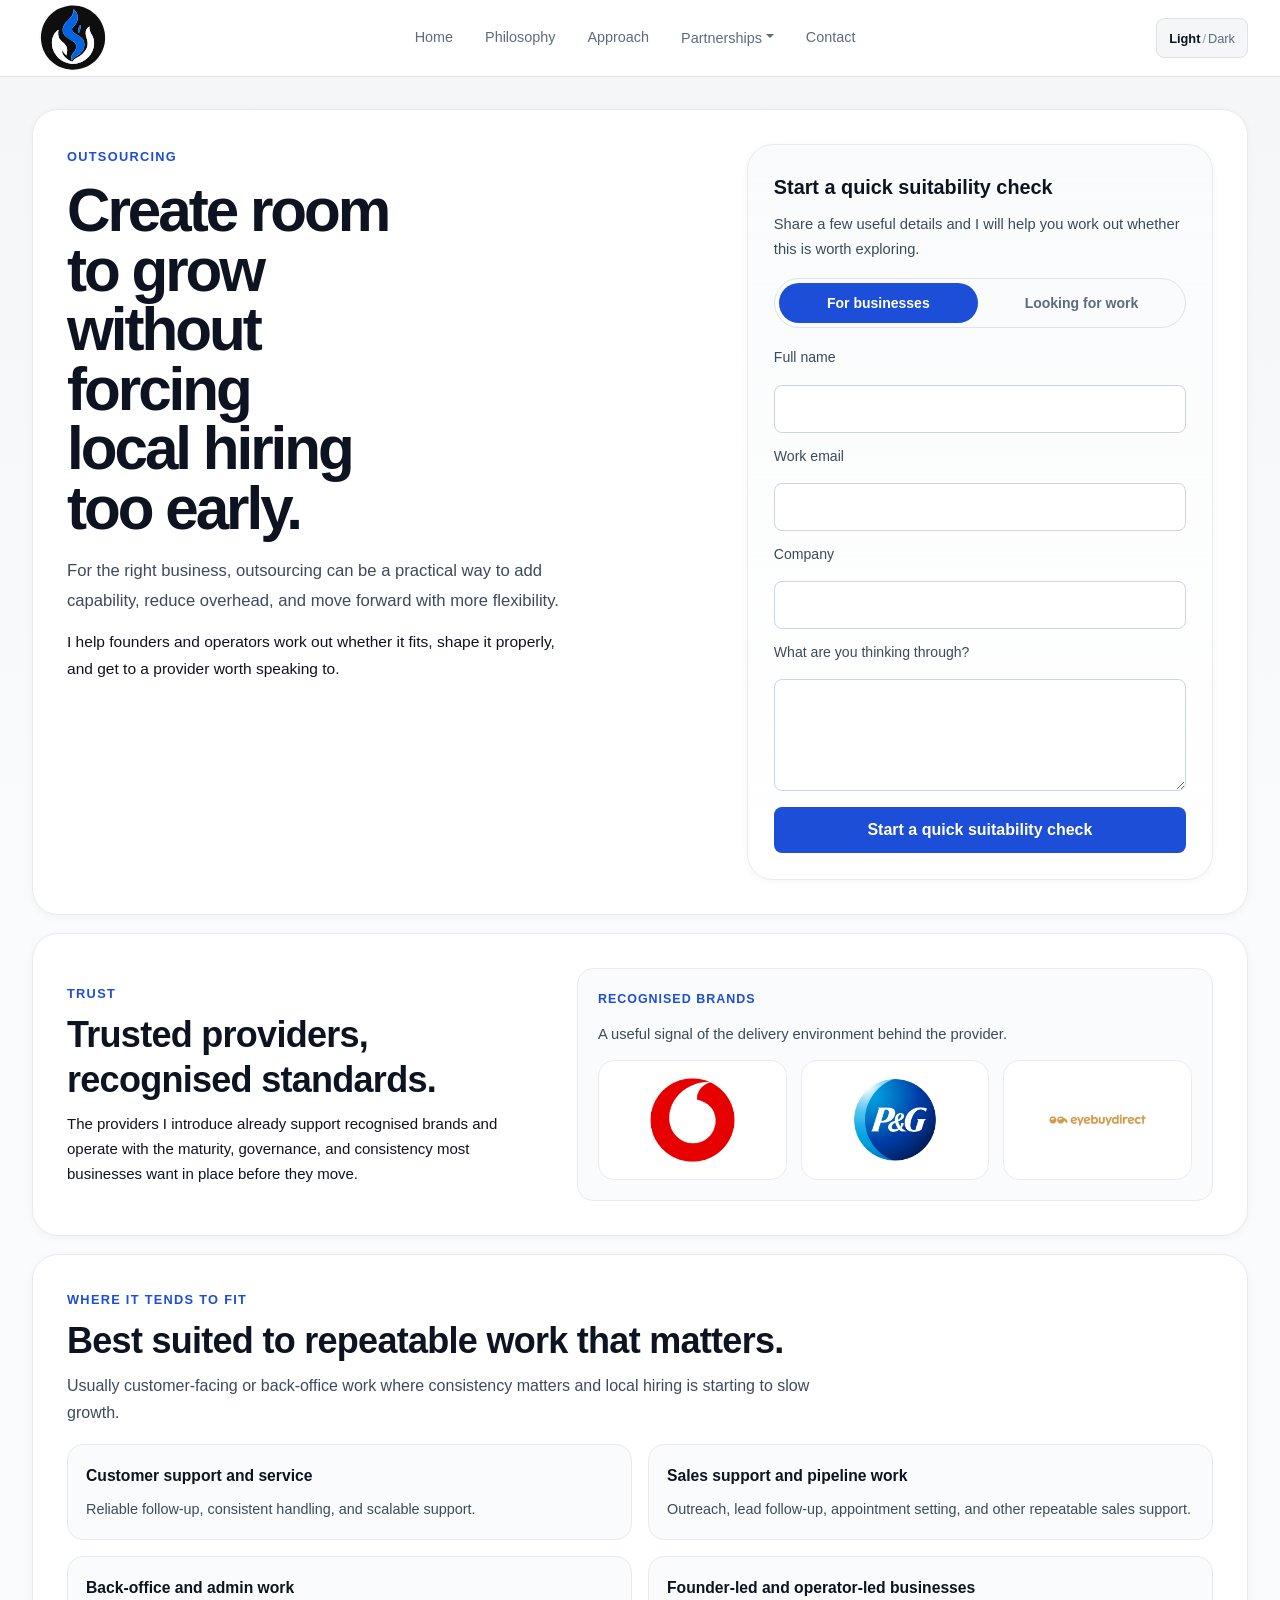
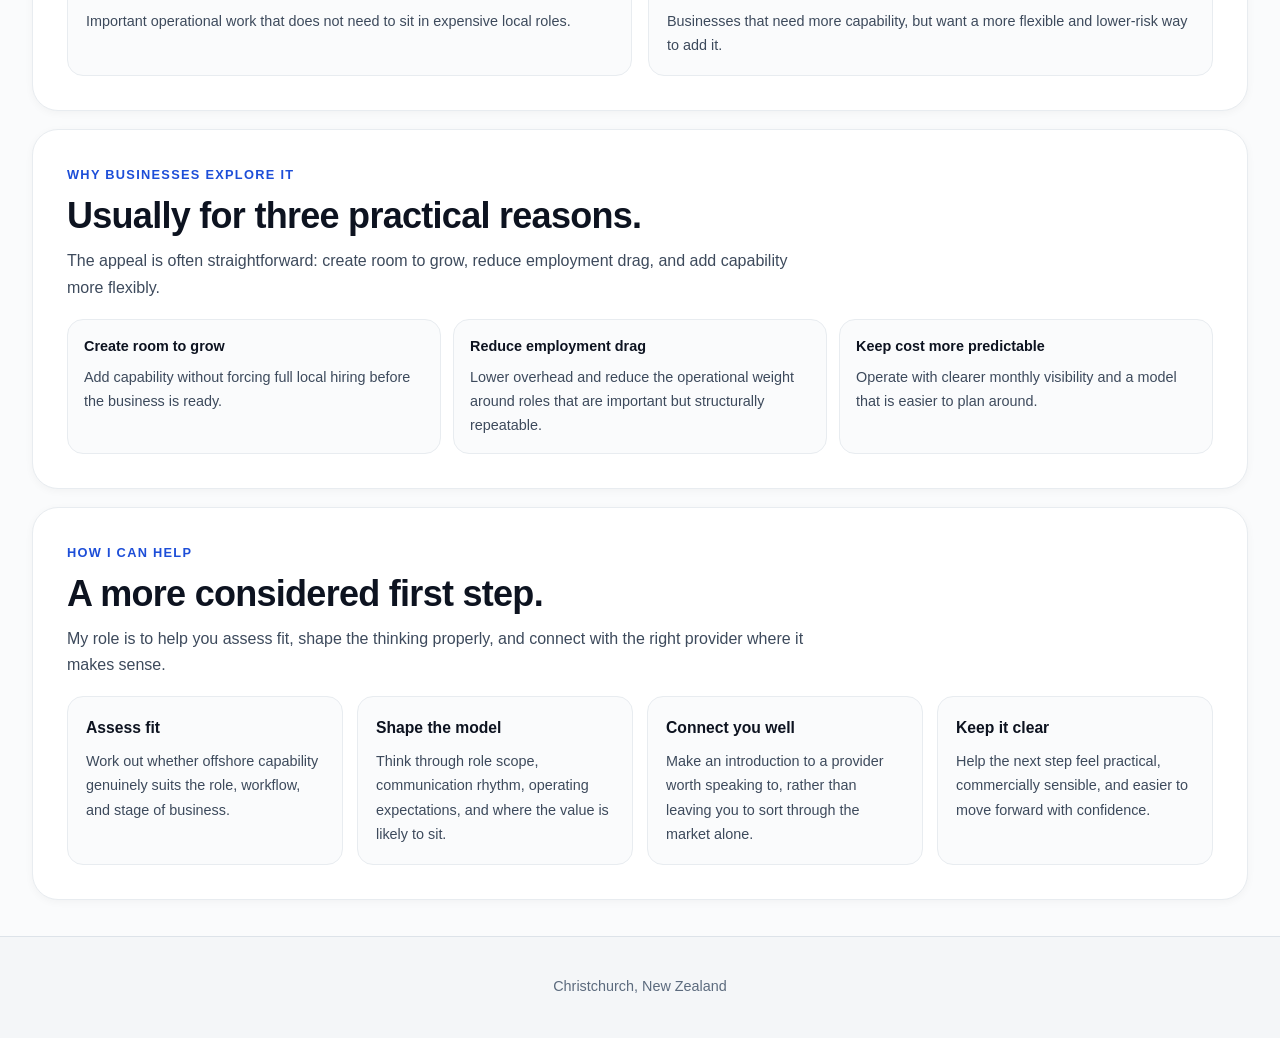
<file: v2/index.html>
<!DOCTYPE html>
<html lang="en" data-theme="light">
<head>
  <script>(function(w,d,s,l,i){w[l]=w[l]||[];w[l].push({'gtm.start':
  new Date().getTime(),event:'gtm.js'});var f=d.getElementsByTagName(s)[0],
  j=d.createElement(s),dl=l!='dataLayer'?'&l='+l:'';j.async=true;j.src=
  'https://www.googletagmanager.com/gtm.js?id='+i+dl;f.parentNode.insertBefore(j,f);
  })(window,document,'script','dataLayer','GTM-NX6T9PZV');</script>
  <meta charset="UTF-8" />
  <meta name="viewport" content="width=device-width, initial-scale=1.0" />
  <title>Outsourcing | SAI.NZ</title>
  <meta name="description" content="A practical, lower-friction way to explore offshore capability for the right business. Clear fit, trusted providers, and a straightforward path forward." />
  <meta name="robots" content="noindex, follow" />
  <link rel="canonical" href="https://www.sai.nz/v2/" />
  <meta property="og:title" content="Outsourcing | SAI.NZ" />
  <meta property="og:description" content="A practical, lower-friction way to explore offshore capability for the right business." />
  <meta property="og:url" content="https://www.sai.nz/v2/" />
  <meta property="og:type" content="website" />
  <link rel="stylesheet" href="/assets/v2/site.css" />
  <style>
    .v2-page {
      --v2-shell-max: var(--grid-max);
      --v2-gutter: 32px;
      --v2-large-radius: 26px;
      --v2-small-radius: 16px;
      --v2-card-padding: 34px;
      --v2-section-gap: 18px;
      background: var(--bg);
    }
    .v2-hero { padding: 32px var(--v2-gutter) 0; background: linear-gradient(180deg, var(--bg-alt) 0%, rgba(244,246,248,0) 100%); }
    html[data-theme="dark"] .v2-hero { background: linear-gradient(180deg, rgba(15,20,28,1) 0%, rgba(15,20,28,0.2) 100%); }
    .v2-hero-shell, .v2-trust-shell, .v2-section-shell, .v2-mobile-form-shell { max-width: var(--v2-shell-max); margin: 0 auto; }
    .v2-hero-shell, .v2-trust-card, .v2-section-card, .v2-mobile-form-card {
      border: 1px solid var(--card-border);
      border-radius: var(--v2-large-radius);
      box-shadow: var(--shadow-card);
    }
    .v2-hero-shell, .v2-trust-card, .v2-section-card {
      background: var(--card);
    }
    .v2-hero-shell {
      display: grid;
      grid-template-columns: minmax(0, 1.16fr) minmax(356px, 0.84fr);
      gap: 36px;
      align-items: start;
      padding: var(--v2-card-padding);
    }
    html[data-theme="dark"] .v2-hero-shell { background: var(--surface); }
    .v2-hero-copy { display: flex; flex-direction: column; justify-content: flex-start; min-width: 0; padding-top: 2px; }
    .v2-hero-copy .section-eyebrow { margin-bottom: 14px; }
    .v2-hero-headline { margin: 0 0 18px 0; max-width: 11.5ch; font-size: clamp(2.8rem, 4.7vw, 4.85rem); line-height: 0.99; letter-spacing: -0.05em; color: var(--text); text-wrap: balance; }
    .v2-hero-support { margin: 0 0 14px 0; max-width: 34rem; font-size: 1.04rem; line-height: 1.76; color: var(--text-secondary); }
    .v2-hero-note { margin: 0; max-width: 31rem; font-size: 0.97rem; line-height: 1.74; color: var(--text); }
    .v2-mini-card, .v2-value-card, .v2-step-card {
      padding: 18px;
      background: var(--bg);
      border: 1px solid var(--card-border);
      border-radius: var(--v2-small-radius);
    }
    html[data-theme="dark"] .v2-mini-card, html[data-theme="dark"] .v2-value-card, html[data-theme="dark"] .v2-step-card { background: var(--bg-alt); }
    .v2-mobile-cta { display: none; width: fit-content; margin-top: 24px; border-bottom: none; }
    .v2-form-card, .v2-mobile-form-card {
      background: linear-gradient(180deg, var(--bg) 0%, rgba(255,255,255,0) 100%), var(--card);
      border: 1px solid var(--card-border);
      border-radius: var(--v2-large-radius);
      box-shadow: var(--shadow-card);
    }
    html[data-theme="dark"] .v2-form-card, html[data-theme="dark"] .v2-mobile-form-card, html[data-theme="dark"] .v2-trust-card, html[data-theme="dark"] .v2-section-card { background: var(--surface); }
    .v2-form-card, .v2-mobile-form-card {
      padding: 26px;
    }
    .v2-form-card {
      display: flex;
      flex-direction: column;
      justify-content: flex-start;
      min-height: 100%;
      align-self: start;
    }
    html[data-theme="dark"] .v2-form-card { background: linear-gradient(180deg, rgba(10,14,22,0.18) 0%, rgba(10,14,22,0) 100%), var(--surface); }
    html[data-theme="dark"] .v2-mobile-form-card { background: linear-gradient(180deg, rgba(10,14,22,0.18) 0%, rgba(10,14,22,0) 100%), var(--surface); }
    .v2-form-card h2, .v2-mobile-form-card h2 { margin: 0 0 8px 0; font-size: 1.24rem; color: var(--text); }
    .v2-form-intro { margin: 0 0 16px 0; font-size: 0.92rem; line-height: 1.72; color: var(--text-secondary); }
    .v2-form-card [data-audience-panel="business"],
    .v2-mobile-form-card [data-audience-panel="business"] {
      display: grid;
      gap: 10px;
    }
    .v2-form-card [data-audience-panel][hidden],
    .v2-mobile-form-card [data-audience-panel][hidden] {
      display: none !important;
    }
    .v2-form-card label,
    .v2-mobile-form-card label {
      margin-top: 2px;
    }
    .v2-form-card textarea,
    .v2-mobile-form-card textarea {
      min-height: 112px;
      resize: vertical;
    }
    .v2-form-card button[type="submit"],
    .v2-mobile-form-card button[type="submit"] {
      margin-top: 6px;
    }
    .v2-audience-toggle { display: grid; grid-template-columns: 1fr 1fr; gap: 4px; padding: 4px; margin: 0 0 18px 0; background: var(--bg); border: 1px solid var(--border); border-radius: 999px; }
    html[data-theme="dark"] .v2-audience-toggle { background: var(--bg-alt); }
    .v2-audience-toggle button { min-height: 40px; padding: 10px 14px; background: transparent; border: none; border-radius: 999px; color: var(--muted); font-size: 0.875rem; font-weight: 600; cursor: pointer; transition: background 0.18s ease, color 0.18s ease; font-family: inherit; }
    .v2-audience-toggle button.active { background: var(--accent); color: var(--btn-text); }
    .v2-jobseeker-note { margin: 0; padding: 6px 2px 0; font-size: 0.9375rem; line-height: 1.72; color: var(--text-secondary); }
    .v2-jobseeker-note strong { display: block; margin-bottom: 6px; font-size: 0.9rem; color: var(--text); }
    .v2-trust { padding: var(--v2-section-gap) var(--v2-gutter) 0; }
    .v2-trust-card { padding: var(--v2-card-padding); }
    .v2-trust-head { display: grid; grid-template-columns: minmax(0, 0.86fr) minmax(0, 1.14fr); gap: 30px; align-items: center; }
    .v2-trust-copy .section-eyebrow { margin-bottom: 8px; }
    .v2-trust-copy .section-title { margin-bottom: 10px; }
    .v2-trust-copy .body-text { margin-bottom: 0; max-width: 28rem; }
    .v2-trust-rotator {
      padding: 20px;
      background: var(--bg);
      border: 1px solid var(--card-border);
      border-radius: var(--v2-small-radius);
      min-height: 232px;
    }
    html[data-theme="dark"] .v2-trust-rotator { background: var(--bg-alt); }
    .v2-trust-stage { position: relative; min-height: 190px; }
    .v2-trust-frame { opacity: 0; visibility: hidden; position: absolute; inset: 0; transition: opacity 0.42s ease, visibility 0.42s ease; }
    .v2-trust-frame.active { position: relative; opacity: 1; visibility: visible; }
    .v2-trust-label { margin: 0 0 12px 0; font-size: 0.78rem; font-weight: 600; letter-spacing: 0.08em; text-transform: uppercase; color: var(--accent); }
    .v2-trust-meta { margin: 0 0 14px 0; font-size: 0.92rem; line-height: 1.65; color: var(--text-secondary); }
    .v2-logo-grid { display: grid; grid-template-columns: repeat(3, minmax(0, 1fr)); gap: 14px; }
    .v2-logo-badge {
      display: flex;
      align-items: center;
      justify-content: center;
      min-height: 120px;
      padding: 10px;
      background: var(--card);
      border: 1px solid var(--card-border);
      border-radius: var(--v2-small-radius);
    }
    html[data-theme="dark"] .v2-logo-badge { background: var(--surface); }
    .v2-logo-badge img { display: block; max-width: 100%; max-height: 84px; width: auto; height: auto; object-fit: contain; }
    .v2-section { padding: var(--v2-section-gap) var(--v2-gutter) 0; }
    .v2-section-card { padding: var(--v2-card-padding); }
    .v2-section-head { max-width: 760px; margin-bottom: 18px; }
    .v2-section-head .section-eyebrow { margin-bottom: 8px; }
    .v2-section-head .section-title { margin-bottom: 10px; }
    .v2-section-head .section-lead { margin-bottom: 0; max-width: none; }
    .v2-card-grid { display: grid; grid-template-columns: repeat(2, minmax(0, 1fr)); gap: 16px; }
    .v2-value-grid { display: grid; grid-template-columns: repeat(3, minmax(0, 1fr)); gap: 12px; }
    .v2-mini-card h3, .v2-value-card h3, .v2-step-card h3 { margin: 0 0 8px 0; font-size: 0.98rem; color: var(--text); }
    .v2-mini-card p, .v2-value-card p, .v2-step-card p { margin: 0; font-size: 0.9rem; line-height: 1.68; color: var(--text-secondary); }
    .v2-value-card { padding: 15px 16px; }
    .v2-value-card h3 { font-size: 0.9rem; margin-bottom: 6px; }
    .v2-how-grid { display: grid; grid-template-columns: repeat(4, minmax(0, 1fr)); gap: 14px; margin-top: 18px; }
    .v2-mobile-form { display: none; padding: var(--v2-section-gap) var(--v2-gutter) 0; }
    .v2-desktop-sticky-cta {
      position: fixed;
      right: max(24px, calc((100vw - var(--v2-shell-max)) / 2 + var(--v2-gutter)));
      bottom: 24px;
      z-index: 90;
      display: inline-flex;
      align-items: center;
      justify-content: center;
      min-height: 40px;
      padding: 10px 15px;
      background: var(--accent);
      color: var(--btn-text);
      border: 1px solid var(--accent);
      border-radius: 999px;
      text-decoration: none;
      border-bottom: none;
      box-shadow: var(--shadow-md);
      opacity: 0;
      visibility: hidden;
      transform: translateY(18px);
      transition: opacity 0.24s ease, transform 0.24s ease, visibility 0.24s ease;
    }
    html[data-theme="dark"] .v2-desktop-sticky-cta { box-shadow: var(--shadow-md); }
    .v2-desktop-sticky-cta.visible { opacity: 1; visibility: visible; transform: translateY(0); }
    .v2-mobile-sticky-bar { position: fixed; left: 0; right: 0; bottom: 0; z-index: 90; display: none; padding: 12px 16px calc(12px + env(safe-area-inset-bottom)); background: rgba(250,251,252,0.96); border-top: 1px solid var(--border); box-shadow: 0 -10px 24px rgba(13,19,32,0.08); transform: translateY(120%); opacity: 0; visibility: hidden; transition: transform 0.24s ease, opacity 0.24s ease, visibility 0.24s ease; backdrop-filter: blur(8px); }
    html[data-theme="dark"] .v2-mobile-sticky-bar { background: rgba(10,14,22,0.96); box-shadow: 0 -10px 24px rgba(0,0,0,0.24); }
    .v2-mobile-sticky-bar.visible { transform: translateY(0); opacity: 1; visibility: visible; }
    .v2-mobile-sticky-bar .btn-primary { width: 100%; min-height: 50px; }
    @media (max-width: 1180px) { .v2-trust-head { grid-template-columns: 1fr; } }
    @media (max-width: 1100px) { .v2-value-grid { grid-template-columns: repeat(3, minmax(0, 1fr)); } .v2-how-grid { grid-template-columns: repeat(2, minmax(0, 1fr)); } }
    @media (max-width: 980px) {
      .v2-page {
        --v2-gutter: 20px;
        --v2-card-padding: 24px;
      }
      .v2-hero-shell { grid-template-columns: 1fr; gap: 28px; }
      .v2-desktop-form { display: none; }
      .v2-mobile-cta, .v2-mobile-form, .v2-mobile-sticky-bar { display: block; }
      .v2-desktop-sticky-cta { display: none; }
      .v2-card-grid, .v2-value-grid, .v2-how-grid { grid-template-columns: 1fr; }
    }
    @media (max-width: 768px) {
      .v2-hero-headline { font-size: 2.26rem; }
      .v2-hero-support, .v2-hero-note { font-size: 0.96rem; }
    }
    @media (max-width: 480px) {
      .v2-page {
        --v2-gutter: 16px;
        --v2-card-padding: 20px;
        --v2-section-gap: 16px;
      }
      .v2-hero-headline { font-size: 1.94rem; }
      .v2-logo-grid { gap: 10px; }
      .v2-logo-badge { min-height: 96px; padding: 8px; }
      .v2-logo-badge img { max-height: 68px; }
    }
  </style>
</head>
<body class="v2-page">
  <header class="site-header">
    <div class="nav-inner">
      <a href="/" class="nav-logo-link" aria-label="Home"><img src="/assets/sainz-logo.svg" alt="SAI.NZ" class="nav-logo"></a>
      <div class="nav-priority" aria-label="Primary navigation">
        <a href="/philosophy/">Philosophy</a>
        <a href="/how/">Approach</a>
      </div>
      <nav class="nav-links" id="navLinks">
        <a href="/">Home</a>
        <a href="/philosophy/">Philosophy</a>
        <a href="/how/">Approach</a>
        <div class="nav-dropdown">
          <button type="button" class="nav-dropdown-trigger" aria-haspopup="true" aria-expanded="false">Partnerships</button>
          <div class="nav-dropdown-content">
            <a href="/sf/">Outsourcing</a>
            <a href="/ac/">Telephony</a>
          </div>
        </div>
        <a href="/contact/">Contact</a>
      </nav>
      <div class="nav-theme-wrap">
        <button type="button" class="theme-toggle-btn" id="themeToggle" aria-label="Toggle theme">
          <span class="theme-option" data-theme="light">Light</span>
          <span class="theme-sep" aria-hidden="true">/</span>
          <span class="theme-option" data-theme="dark">Dark</span>
        </button>
      </div>
      <button type="button" class="nav-menu-btn" id="navMenuBtn" aria-label="Open menu" aria-expanded="false"><span class="nav-menu-icon"></span></button>
    </div>
  </header>

  <main>
    <section class="v2-hero">
      <div class="v2-hero-shell">
        <div class="v2-hero-copy">
          <p class="section-eyebrow">Outsourcing</p>
          <h1 class="v2-hero-headline">Create room to grow without forcing local hiring too early.</h1>
          <p class="v2-hero-support">For the right business, outsourcing can be a practical way to add capability, reduce overhead, and move forward with more flexibility.</p>
          <p class="v2-hero-note">I help founders and operators work out whether it fits, shape it properly, and get to a provider worth speaking to.</p>
          <a href="#quick-check" class="btn-primary v2-mobile-cta">Start a quick suitability check</a>
        </div>

        <form class="v2-form-card sainz-form v2-desktop-form" id="quick-check-desktop" name="sf-v2-lead" method="POST" action="/thanks/" data-netlify="true" netlify-honeypot="bot-field" data-role="lead-form" data-toggle-root>
          <input type="hidden" name="form-name" value="sf-v2-lead">
          <p style="display:none;"><label>Do not fill this: <input name="bot-field"></label></p>
          <input type="hidden" name="utm_source"><input type="hidden" name="utm_medium"><input type="hidden" name="utm_campaign"><input type="hidden" name="utm_term"><input type="hidden" name="utm_content"><input type="hidden" name="gclid"><input type="hidden" name="wbraid"><input type="hidden" name="gbraid"><input type="hidden" name="referrer">
          <h2>Start a quick suitability check</h2>
          <p class="v2-form-intro">Share a few useful details and I will help you work out whether this is worth exploring.</p>
          <div class="v2-audience-toggle" role="tablist" aria-label="Audience type">
            <button type="button" class="active" data-audience-btn="business" aria-pressed="true">For businesses</button>
            <button type="button" data-audience-btn="jobseeker" aria-pressed="false">Looking for work</button>
          </div>
          <div data-audience-panel="business">
            <label for="v2-desktop-name">Full name</label>
            <input id="v2-desktop-name" name="name" required data-business-field>
            <label for="v2-desktop-email">Work email</label>
            <input id="v2-desktop-email" name="email" type="email" required data-business-field>
            <label for="v2-desktop-company">Company</label>
            <input id="v2-desktop-company" name="company" data-business-field>
            <label for="v2-desktop-notes">What are you thinking through?</label>
            <textarea id="v2-desktop-notes" name="notes" rows="4" data-business-field></textarea>
            <button type="submit" data-business-submit>Start a quick suitability check</button>
          </div>
          <div data-audience-panel="jobseeker" hidden>
            <p class="v2-jobseeker-note"><strong>Looking for work</strong>I help organisations build remote capability. I do not recruit or offer roles directly.</p>
          </div>
        </form>
      </div>
    </section>

    <section class="v2-trust">
      <div class="v2-trust-shell">
        <div class="v2-trust-card">
          <div class="v2-trust-head">
            <div class="v2-trust-copy">
              <p class="section-eyebrow">Trust</p>
              <h2 class="section-title">Trusted providers, recognised standards.</h2>
              <p class="body-text">The providers I introduce already support recognised brands and operate with the maturity, governance, and consistency most businesses want in place before they move.</p>
            </div>
            <div class="v2-trust-rotator">
              <div class="v2-trust-stage" data-trust-stage>
                <div class="v2-trust-frame active">
                  <p class="v2-trust-label">Recognised brands</p>
                  <p class="v2-trust-meta">A useful signal of the delivery environment behind the provider.</p>
                  <div class="v2-logo-grid">
                    <div class="v2-logo-badge"><img src="/assets/client-vodafone.png" alt="Vodafone" loading="lazy" decoding="async" width="300" height="120"></div>
                    <div class="v2-logo-badge"><img src="/assets/client-pg.png" alt="Procter &amp; Gamble" loading="lazy" decoding="async" width="300" height="120"></div>
                    <div class="v2-logo-badge"><img src="/assets/eyebuydirect.png" alt="Eyebuydirect" loading="lazy" decoding="async" width="300" height="120"></div>
                  </div>
                </div>
                <div class="v2-trust-frame">
                  <p class="v2-trust-label">Operating standards</p>
                  <p class="v2-trust-meta">The underlying standards matter when you are assessing operational risk, consistency, and fit.</p>
                  <div class="v2-logo-grid">
                    <div class="v2-logo-badge"><img src="/assets/cert-great-place-to-work.png" alt="Great Place to Work Certified" loading="lazy" decoding="async" width="300" height="120"></div>
                    <div class="v2-logo-badge"><img src="/assets/cert-iso-27001.png" alt="ISO 27001 Certified" loading="lazy" decoding="async" width="300" height="120"></div>
                    <div class="v2-logo-badge"><img src="/assets/cert-soc2.png" alt="SOC 2" loading="lazy" decoding="async" width="300" height="120"></div>
                  </div>
                </div>
              </div>
            </div>
          </div>
        </div>
      </div>
    </section>

    <section class="v2-mobile-form" id="quick-check">
      <div class="v2-mobile-form-shell">
        <form class="v2-mobile-form-card sainz-form" name="sf-v2-lead-mobile" method="POST" action="/thanks/" data-netlify="true" netlify-honeypot="bot-field" data-role="lead-form" data-toggle-root>
          <input type="hidden" name="form-name" value="sf-v2-lead-mobile">
          <p style="display:none;"><label>Do not fill this: <input name="bot-field"></label></p>
          <input type="hidden" name="utm_source"><input type="hidden" name="utm_medium"><input type="hidden" name="utm_campaign"><input type="hidden" name="utm_term"><input type="hidden" name="utm_content"><input type="hidden" name="gclid"><input type="hidden" name="wbraid"><input type="hidden" name="gbraid"><input type="hidden" name="referrer">
          <h2>Start a quick suitability check</h2>
          <p class="v2-form-intro">Share a few useful details and I will help you work out whether this is worth exploring.</p>
          <div class="v2-audience-toggle" role="tablist" aria-label="Audience type">
            <button type="button" class="active" data-audience-btn="business" aria-pressed="true">For businesses</button>
            <button type="button" data-audience-btn="jobseeker" aria-pressed="false">Looking for work</button>
          </div>
          <div data-audience-panel="business">
            <label for="v2-mobile-name">Full name</label>
            <input id="v2-mobile-name" name="name" required data-business-field>
            <label for="v2-mobile-email">Work email</label>
            <input id="v2-mobile-email" name="email" type="email" required data-business-field>
            <label for="v2-mobile-company">Company</label>
            <input id="v2-mobile-company" name="company" data-business-field>
            <label for="v2-mobile-notes">What are you thinking through?</label>
            <textarea id="v2-mobile-notes" name="notes" rows="4" data-business-field></textarea>
            <button type="submit" data-business-submit>Start a quick suitability check</button>
          </div>
          <div data-audience-panel="jobseeker" hidden>
            <p class="v2-jobseeker-note"><strong>Looking for work</strong>I help organisations build remote capability. I do not recruit or offer roles directly.</p>
          </div>
        </form>
      </div>
    </section>

    <section class="v2-section">
      <div class="v2-section-shell">
        <div class="v2-section-card">
          <div class="v2-section-head">
            <p class="section-eyebrow">Where it tends to fit</p>
            <h2 class="section-title">Best suited to repeatable work that matters.</h2>
            <p class="section-lead">Usually customer-facing or back-office work where consistency matters and local hiring is starting to slow growth.</p>
          </div>
          <div class="v2-card-grid">
            <div class="v2-mini-card"><h3>Customer support and service</h3><p>Reliable follow-up, consistent handling, and scalable support.</p></div>
            <div class="v2-mini-card"><h3>Sales support and pipeline work</h3><p>Outreach, lead follow-up, appointment setting, and other repeatable sales support.</p></div>
            <div class="v2-mini-card"><h3>Back-office and admin work</h3><p>Important operational work that does not need to sit in expensive local roles.</p></div>
            <div class="v2-mini-card"><h3>Founder-led and operator-led businesses</h3><p>Businesses that need more capability, but want a more flexible and lower-risk way to add it.</p></div>
          </div>
        </div>
      </div>
    </section>

    <section class="v2-section">
      <div class="v2-section-shell">
        <div class="v2-section-card">
          <div class="v2-section-head">
            <p class="section-eyebrow">Why businesses explore it</p>
            <h2 class="section-title">Usually for three practical reasons.</h2>
            <p class="section-lead">The appeal is often straightforward: create room to grow, reduce employment drag, and add capability more flexibly.</p>
          </div>
          <div class="v2-value-grid">
            <div class="v2-value-card"><h3>Create room to grow</h3><p>Add capability without forcing full local hiring before the business is ready.</p></div>
            <div class="v2-value-card"><h3>Reduce employment drag</h3><p>Lower overhead and reduce the operational weight around roles that are important but structurally repeatable.</p></div>
            <div class="v2-value-card"><h3>Keep cost more predictable</h3><p>Operate with clearer monthly visibility and a model that is easier to plan around.</p></div>
          </div>
        </div>
      </div>
    </section>

    <section class="v2-section" style="padding-bottom: 36px;">
      <div class="v2-section-shell">
        <div class="v2-section-card">
          <div class="v2-section-head">
            <p class="section-eyebrow">How I can help</p>
            <h2 class="section-title">A more considered first step.</h2>
            <p class="section-lead">My role is to help you assess fit, shape the thinking properly, and connect with the right provider where it makes sense.</p>
          </div>
          <div class="v2-how-grid">
            <div class="v2-step-card"><h3>Assess fit</h3><p>Work out whether offshore capability genuinely suits the role, workflow, and stage of business.</p></div>
            <div class="v2-step-card"><h3>Shape the model</h3><p>Think through role scope, communication rhythm, operating expectations, and where the value is likely to sit.</p></div>
            <div class="v2-step-card"><h3>Connect you well</h3><p>Make an introduction to a provider worth speaking to, rather than leaving you to sort through the market alone.</p></div>
            <div class="v2-step-card"><h3>Keep it clear</h3><p>Help the next step feel practical, commercially sensible, and easier to move forward with confidence.</p></div>
          </div>
        </div>
      </div>
    </section>
  </main>

  <footer class="site-footer">
    <p>Christchurch, New Zealand</p>
  </footer>

  <a href="#quick-check-desktop" class="v2-desktop-sticky-cta" id="v2DesktopStickyCta">Start a quick suitability check</a>
  <div class="v2-mobile-sticky-bar" id="v2MobileStickyBar">
    <a href="#quick-check" class="btn-primary">Start a quick suitability check</a>
  </div>
  <script>
    (function() {
      var root = document.documentElement;
      function getPreferredTheme() {
        if (typeof window.matchMedia !== 'undefined' && window.matchMedia('(prefers-color-scheme: dark)').matches) return 'dark';
        if (typeof window.matchMedia !== 'undefined' && window.matchMedia('(prefers-color-scheme: light)').matches) return 'light';
        return (new Date().getHours() >= 6 && new Date().getHours() < 18) ? 'light' : 'dark';
      }
      function applyTheme(theme) {
        root.setAttribute('data-theme', theme);
        document.querySelectorAll('.theme-option').forEach(function(el) { el.classList.toggle('active', el.getAttribute('data-theme') === theme); });
      }
      var stored = typeof localStorage !== 'undefined' && localStorage.getItem('sainz-theme');
      applyTheme(stored === 'light' || stored === 'dark' ? stored : getPreferredTheme());
      var themeBtn = document.getElementById('themeToggle');
      if (themeBtn) {
        themeBtn.addEventListener('click', function() {
          var next = root.getAttribute('data-theme') === 'light' ? 'dark' : 'light';
          applyTheme(next);
          if (typeof localStorage !== 'undefined') localStorage.setItem('sainz-theme', next);
        });
      }

      var menuBtn = document.getElementById('navMenuBtn');
      var navLinks = document.getElementById('navLinks');
      if (menuBtn && navLinks) {
        menuBtn.addEventListener('click', function() {
          var open = navLinks.classList.toggle('open');
          menuBtn.setAttribute('aria-expanded', open);
          menuBtn.setAttribute('aria-label', open ? 'Close menu' : 'Open menu');
        });
        navLinks.querySelectorAll('a').forEach(function(a) {
          a.addEventListener('click', function() {
            navLinks.classList.remove('open');
            menuBtn.setAttribute('aria-expanded', 'false');
            menuBtn.setAttribute('aria-label', 'Open menu');
          });
        });
      }

      var params = new URLSearchParams(location.search);
      function getParam(name) { return params.get(name) || ''; }
      ['utm_source','utm_medium','utm_campaign','utm_term','utm_content','gclid','wbraid','gbraid'].forEach(function(name) {
        document.querySelectorAll('input[name="' + name + '"]').forEach(function(el) { el.value = getParam(name); });
      });
      document.querySelectorAll('input[name="referrer"]').forEach(function(el) { el.value = document.referrer || ''; });
      [['name','name'],['email','email'],['company','organization'],['phone','tel']].forEach(function(pair) {
        var name = pair[0];
        var autocomplete = pair[1];
        document.querySelectorAll('input[name="' + name + '"]').forEach(function(el) { el.setAttribute('autocomplete', autocomplete); });
      });

      function setAudience(rootEl, audience) {
        rootEl.querySelectorAll('[data-audience-btn]').forEach(function(btn) {
          var active = btn.getAttribute('data-audience-btn') === audience;
          btn.classList.toggle('active', active);
          btn.setAttribute('aria-pressed', active ? 'true' : 'false');
        });
        rootEl.querySelectorAll('[data-audience-panel]').forEach(function(panel) {
          panel.hidden = panel.getAttribute('data-audience-panel') !== audience;
        });
        rootEl.querySelectorAll('[data-business-field]').forEach(function(field) { field.disabled = audience !== 'business'; });
        rootEl.querySelectorAll('[data-business-submit]').forEach(function(btn) {
          btn.hidden = audience !== 'business';
          btn.disabled = audience !== 'business';
        });
      }
      document.querySelectorAll('[data-toggle-root]').forEach(function(rootEl) {
        setAudience(rootEl, 'business');
        rootEl.querySelectorAll('[data-audience-btn]').forEach(function(btn) {
          btn.addEventListener('click', function() { setAudience(rootEl, btn.getAttribute('data-audience-btn')); });
        });
      });

      window.dataLayer = window.dataLayer || [];
      var forms = document.querySelectorAll('form[data-role="lead-form"]');
      forms.forEach(function(form) {
        var started = false;
        form.addEventListener('input', function() {
          if (!started) {
            started = true;
            window.dataLayer.push({ event: 'form_start', form_name: form.getAttribute('name') });
          }
        }, { once: true });
        form.addEventListener('submit', function() {
          window.dataLayer.push({
            event: 'generate_lead',
            form_name: form.getAttribute('name'),
            utm_source: getParam('utm_source'),
            utm_medium: getParam('utm_medium'),
            utm_campaign: getParam('utm_campaign'),
            gclid: getParam('gclid')
          });
        });
      });

      document.querySelectorAll('[data-trust-stage]').forEach(function(stage) {
        var frames = stage.querySelectorAll('.v2-trust-frame');
        if (frames.length < 2) return;
        var activeIndex = 0;
        setInterval(function() {
          frames[activeIndex].classList.remove('active');
          activeIndex = (activeIndex + 1) % frames.length;
          frames[activeIndex].classList.add('active');
        }, 4500);
      });

      var desktopStickyCta = document.getElementById('v2DesktopStickyCta');
      var mobileStickyBar = document.getElementById('v2MobileStickyBar');
      var desktopForm = document.getElementById('quick-check-desktop');
      var mobileForm = document.getElementById('quick-check');
      function updateStickyCtas() {
        var isMobile = window.innerWidth <= 980;
        if (desktopStickyCta) {
          if (isMobile || !desktopForm) {
            desktopStickyCta.classList.remove('visible');
          } else {
            var desktopRect = desktopForm.getBoundingClientRect();
            var desktopVisible = desktopRect.top < window.innerHeight * 0.75 && desktopRect.bottom > window.innerHeight * 0.25;
            var scrolledPastHero = window.scrollY > window.innerHeight * 0.95;
            desktopStickyCta.classList.toggle('visible', scrolledPastHero && !desktopVisible);
          }
        }
        if (mobileStickyBar) {
          if (!isMobile || !mobileForm) {
            mobileStickyBar.classList.remove('visible');
          } else {
            var mobileRect = mobileForm.getBoundingClientRect();
            var mobileVisible = mobileRect.top < window.innerHeight * 0.82 && mobileRect.bottom > window.innerHeight * 0.2;
            var mobileScrolled = window.scrollY > window.innerHeight * 0.18;
            mobileStickyBar.classList.toggle('visible', mobileScrolled && !mobileVisible);
          }
        }
      }
      window.addEventListener('scroll', updateStickyCtas, { passive: true });
      window.addEventListener('resize', updateStickyCtas);
      updateStickyCtas();
    })();
  </script>
</body>
</html>
</file>
<file: assets/v2/site.css>
/*
  SAI.NZ v2 — shared design system
  Personal, calm, minimal, deliberate, premium
*/

:root {
  --bg: #FAFBFC;
  --bg-alt: #F4F6F8;
  --card: #FFFFFF;
  --card-border: #E8ECF0;
  --surface: #FFFFFF;
  --surface-elevated: #FFFFFF;
  --text: #0D1320;
  --text-secondary: #3D4A5C;
  --muted: #5C6B7E;
  --accent: #1D4ED8;
  --accent-hover: #1639A8;
  --accent-muted: rgba(29, 78, 216, 0.08);
  --accent-focus: rgba(29, 78, 216, 0.15);
  --success: #0F766E;
  --border: #DDE3E9;
  --shadow-sm: 0 1px 3px rgba(13, 19, 32, 0.04);
  --shadow-md: 0 4px 12px rgba(13, 19, 32, 0.06);
  --shadow-card: 0 2px 8px rgba(13, 19, 32, 0.04);
  --input-bg: #FFFFFF;
  --input-border: #CBD5E1;
  --btn-text: #FFFFFF;
  --link: #1D4ED8;
  --link-underline: rgba(29, 78, 216, 0.3);
  --base-font: 17px;
  --line: 1.65;
  --radius: 8px;
  --radius-lg: 14px;
  --radius-sm: 6px;
  --nav-height: 76px;
  --section-padding: 42px;
  --content-max: 800px;
  --content-wide: 960px;
  --content-home: 920px;
  --grid-max: 1320px;
  --banner-bg: #E8ECF0;
  --banner-text: #475569;
}

html[data-theme="dark"] {
  --bg: #0A0E16;
  --bg-alt: #0F141C;
  --card: #121922;
  --card-border: #1E2836;
  --surface: #151D28;
  --surface-elevated: #1A232F;
  --text: #F4F6F9;
  --text-secondary: #B8C4D0;
  --muted: #8896A8;
  --accent: #1D4ED8;
  --accent-hover: #3B82F6;
  --accent-muted: rgba(29, 78, 216, 0.12);
  --accent-focus: rgba(29, 78, 216, 0.2);
  --success: #16A34A;
  --border: #243045;
  --shadow-sm: 0 1px 3px rgba(0, 0, 0, 0.2);
  --shadow-md: 0 4px 12px rgba(0, 0, 0, 0.25);
  --shadow-card: 0 2px 8px rgba(0, 0, 0, 0.2);
  --input-bg: #0E1520;
  --input-border: #2A3548;
  --link: #93C5FD;
  --link-underline: rgba(147, 197, 253, 0.35);
  --banner-bg: #1A2332;
  --banner-text: #94A3B8;
}

html { scroll-behavior: smooth; }
* { box-sizing: border-box; }
html, body { margin: 0; padding: 0; }

body {
  font-family: -apple-system, BlinkMacSystemFont, "Segoe UI", Roboto, "Helvetica Neue", Arial, sans-serif;
  background: var(--bg);
  color: var(--text);
  font-size: var(--base-font);
  line-height: var(--line);
  transition: background 0.2s ease, color 0.2s ease;
}

a {
  color: var(--link);
  text-decoration: none;
  border-bottom: 1px solid var(--link-underline);
  transition: opacity 0.15s ease, border-color 0.15s ease;
}
a:hover { opacity: 0.88; }
.inline-link { color: inherit; border-bottom: 1px solid var(--link-underline); }

/* Header */
.site-header {
  position: sticky;
  top: 0;
  z-index: 100;
  background: var(--card);
  border-bottom: 1px solid var(--border);
}

.nav-inner {
  max-width: var(--grid-max);
  margin: 0 auto;
  padding: 0 32px;
  height: var(--nav-height);
  display: flex;
  align-items: center;
  justify-content: space-between;
  gap: 16px;
}

.nav-logo-link {
  text-decoration: none;
  border: none;
  display: flex;
  align-items: center;
  flex-shrink: 0;
}
.nav-logo-link:hover { opacity: 0.9; }
.nav-logo-link { order: 1; }
.nav-logo { height: 82px; width: auto; display: block; }

/* Priority links: visible on mobile only (Philosophy, Approach); desktop hidden */
.nav-priority {
  display: none;
  align-items: center;
  gap: 2px;
}
.nav-priority a {
  padding: 6px 8px;
  font-size: 0.8rem;
  font-weight: 500;
  color: var(--muted);
  border: none;
}
.nav-priority a:hover { color: var(--text); }

/* Main nav: desktop = links together; theme on far right via order; mobile = drawer */
.nav-links {
  display: flex;
  align-items: center;
  gap: 4px;
  flex-wrap: wrap;
  order: 2;
}
.nav-links a {
  padding: 10px 14px;
  font-size: 0.9rem;
  font-weight: 500;
  color: var(--muted);
  border: none;
}
.nav-links a:hover { color: var(--text); }

/* Partnerships dropdown (desktop) */
.nav-dropdown {
  position: relative;
}
.nav-dropdown-trigger {
  display: inline-flex;
  align-items: center;
  padding: 10px 14px;
  font-size: 0.9rem;
  font-weight: 500;
  color: var(--muted);
  background: transparent;
  border: none;
  cursor: pointer;
  font-family: inherit;
}
.nav-dropdown-trigger:hover { color: var(--text); }
.nav-dropdown-trigger::after {
  content: '';
  display: inline-block;
  margin-left: 4px;
  border: 4px solid transparent;
  border-top-color: currentColor;
  vertical-align: middle;
}
.nav-dropdown-content {
  position: absolute;
  top: 100%;
  left: 0;
  min-width: 160px;
  margin-top: 4px;
  padding: 8px 0;
  background: var(--card);
  border: 1px solid var(--border);
  border-radius: var(--radius);
  box-shadow: var(--shadow-md);
  opacity: 0;
  visibility: hidden;
  transform: translateY(-4px);
  transition: opacity 0.2s ease, visibility 0.2s ease, transform 0.2s ease;
  z-index: 50;
}
.nav-dropdown:hover .nav-dropdown-content,
.nav-dropdown:focus-within .nav-dropdown-content {
  opacity: 1;
  visibility: visible;
  transform: translateY(0);
}
.nav-dropdown-content a {
  display: block;
  padding: 10px 16px;
  font-size: 0.9rem;
  border-radius: var(--radius-sm);
}
.nav-dropdown-content a:hover { background: var(--bg-alt); }

.nav-theme-wrap { flex-shrink: 0; order: 3; }
.theme-toggle-btn {
  display: flex;
  align-items: center;
  justify-content: center;
  gap: 2px;
  min-width: 90px;
  min-height: 40px;
  padding: 0 12px;
  font-size: 0.8rem;
  font-weight: 500;
  color: var(--muted);
  background: var(--bg-alt);
  border: 1px solid var(--border);
  border-radius: var(--radius);
  cursor: pointer;
  transition: border-color 0.15s ease, background 0.15s ease;
}
.theme-toggle-btn:hover { border-color: var(--card-border); }
.theme-toggle-btn .theme-sep { color: var(--muted); opacity: 0.6; pointer-events: none; }
.theme-toggle-btn .theme-option { pointer-events: none; }
.theme-toggle-btn .theme-option.active { color: var(--text); font-weight: 600; }

.nav-menu-btn {
  display: none;
  order: 4;
  align-items: center;
  justify-content: center;
  width: 48px;
  height: 48px;
  padding: 0;
  background: transparent;
  border: 1px solid var(--border);
  border-radius: var(--radius);
  cursor: pointer;
}
.nav-menu-btn:hover { background: var(--bg-alt); }
.nav-menu-icon { position: relative; width: 20px; height: 14px; }
.nav-menu-icon::before,
.nav-menu-icon::after {
  content: '';
  position: absolute;
  left: 0;
  width: 100%;
  height: 2px;
  background: var(--text);
  border-radius: 1px;
  transition: transform 0.25s ease;
}
.nav-menu-icon::before { top: 0; }
.nav-menu-icon::after { bottom: 0; }
.nav-menu-btn[aria-expanded="true"] .nav-menu-icon::before { transform: translateY(6px) rotate(45deg); }
.nav-menu-btn[aria-expanded="true"] .nav-menu-icon::after { transform: translateY(-6px) rotate(-45deg); }

/* Section layout */
.page-section {
  padding: var(--section-padding) 32px;
  max-width: var(--grid-max);
  margin: 0 auto;
}

/* Typography: section-title (largest) → eyebrow (readable, subordinate) → body (smallest). Do not shrink everything. */
.page-title {
  font-size: 3rem;
  font-weight: 600;
  color: var(--text);
  margin: 0 0 12px 0;
  line-height: 1.2;
  letter-spacing: -0.02em;
}
.section-eyebrow {
  font-size: 0.8rem;
  font-weight: 600;
  letter-spacing: 0.1em;
  text-transform: uppercase;
  color: var(--accent);
  margin: 0 0 5px 0;
}
.section-title {
  font-size: 2.25rem;
  font-weight: 600;
  color: var(--text);
  margin: 0 0 8px 0;
  line-height: 1.25;
  letter-spacing: -0.02em;
}
.section-lead {
  font-size: 1rem;
  color: var(--text-secondary);
  margin: 0 0 8px 0;
  max-width: var(--content-max);
  line-height: var(--line);
}
.body-text {
  font-size: 0.9375rem;
  color: var(--text);
  line-height: var(--line);
  margin: 0 0 8px 0;
  max-width: var(--content-max);
}
.body-text.muted { color: var(--muted); font-size: 0.875rem; }

/* Homepage: wider content for balance, less dead space on right */
.home-page .page-section .section-lead,
.home-page .page-section .body-text,
.home-page .page-section .recognition-block,
.home-page .page-section .recognition-block p { max-width: var(--content-home); }
.home-page .page-section .invitation-form { max-width: 520px; }

/* Wide content for satellite pages */
.content-wide { max-width: var(--content-wide); }
.content-wide .section-lead,
.content-wide .body-text { max-width: none; }
/* Tighter spacing between philosophy/approach blocks */
.phil-block + .phil-block,
.how-block + .how-block { margin-top: 20px; }
.phil-two-col { gap: 24px; margin-top: 20px; }
.phil-block h2,
.how-block .section-title { margin-top: 0; }

/* Satellite page hero (small, with image placeholder) */
.satellite-hero {
  position: relative;
  min-height: 150px;
  display: flex;
  align-items: center;
  justify-content: center;
  padding: 28px 32px;
  text-align: center;
  background-color: var(--bg-alt);
  background-size: cover;
  background-position: center;
  border-bottom: 1px solid var(--border);
}
.satellite-hero::before {
  content: '';
  position: absolute;
  inset: 0;
  background: linear-gradient(to bottom, rgba(10,14,22,0.4) 0%, rgba(10,14,22,0.2) 100%);
  pointer-events: none;
}
html[data-theme="light"] .satellite-hero::before {
  background: linear-gradient(
    to bottom,
    rgba(10, 14, 22, 0.18) 0%,
    rgba(10, 14, 22, 0.10) 100%
  );
}
.satellite-hero-inner { position: relative; z-index: 1; }
.satellite-hero .section-eyebrow { margin-bottom: 5px; }
.satellite-hero .page-title { margin-bottom: 0; font-size: 2.25rem; }
.proof-block .proof-card h3 { font-size: 0.75rem; }

/* Unified satellite hero typography (Approach as source of truth) */
body .satellite-hero.hero-unified .page-title,
body .satellite-hero.hero-unified .section-eyebrow,
body .satellite-hero.hero-unified .hero-intro {
  color: #ffffff;
}
body .satellite-hero.hero-unified .page-title { margin-bottom: 24px; }
body .satellite-hero.hero-unified .section-eyebrow {
  font-size: 1.1rem;
  font-weight: 600;
  letter-spacing: 0.08em;
  margin-top: 18px;
  margin-bottom: 26px;
}
body .satellite-hero.hero-unified .hero-intro {
  max-width: 860px;
  margin: 18px auto 0;
  line-height: 1.75;
}
/* Light theme readability: subtle premium shadow behind white hero text */
html[data-theme="light"] body .satellite-hero.hero-unified .page-title {
  text-shadow:
    0 1px 2px rgba(0, 0, 0, 0.75),
    0 2px 8px rgba(0, 0, 0, 0.28);
}

html[data-theme="light"] body .satellite-hero.hero-unified .section-eyebrow,
html[data-theme="light"] body .satellite-hero.hero-unified .hero-intro {
  text-shadow:
    0 1px 2px rgba(0, 0, 0, 0.7),
    0 2px 6px rgba(0, 0, 0, 0.22);
}

/* Dark theme readability: stronger black outline behind white hero text */
html[data-theme="dark"] body .satellite-hero.hero-unified .page-title {
  text-shadow:
    1px 1px 0 rgba(0, 0, 0, 0.9),
    -1px 1px 0 rgba(0, 0, 0, 0.9),
    1px -1px 0 rgba(0, 0, 0, 0.9),
    -1px -1px 0 rgba(0, 0, 0, 0.9),
    0 3px 10px rgba(0, 0, 0, 0.5);
}

html[data-theme="dark"] body .satellite-hero.hero-unified .section-eyebrow,
html[data-theme="dark"] body .satellite-hero.hero-unified .hero-intro {
  text-shadow:
    1px 1px 0 rgba(0, 0, 0, 0.8),
    -1px 1px 0 rgba(0, 0, 0, 0.8),
    1px -1px 0 rgba(0, 0, 0, 0.8),
    -1px -1px 0 rgba(0, 0, 0, 0.8),
    0 2px 8px rgba(0, 0, 0, 0.4);
}

/* Buttons */
.btn-primary {
  display: inline-flex;
  align-items: center;
  justify-content: center;
  padding: 14px 28px;
  font-size: 1rem;
  font-weight: 600;
  color: var(--btn-text);
  background: var(--accent);
  border: none;
  border-radius: var(--radius);
  cursor: pointer;
  text-decoration: none;
  border-bottom: none;
  transition: background 0.15s ease;
}
.btn-primary:hover { background: var(--accent-hover); opacity: 1; }

/* Forms */
.sainz-form label {
  display: block;
  font-size: 0.88rem;
  font-weight: 500;
  color: var(--text-secondary);
  margin: 14px 0 5px 0;
}
.sainz-form label:first-of-type { margin-top: 0; }
.sainz-form input,
.sainz-form textarea,
.sainz-form select {
  display: block;
  width: 100%;
  padding: 14px 16px;
  font-size: 1rem;
  border: 1px solid var(--input-border);
  border-radius: var(--radius);
  background: var(--input-bg);
  color: var(--text);
  outline: none;
  transition: border-color 0.2s ease, box-shadow 0.2s ease;
}
.sainz-form input:focus,
.sainz-form textarea:focus,
.sainz-form select:focus {
  border-color: var(--accent);
  box-shadow: 0 0 0 3px var(--accent-focus);
}
.sainz-form input::placeholder,
.sainz-form textarea::placeholder { color: var(--muted); opacity: 0.8; }
.sainz-form button[type="submit"] {
  margin-top: 20px;
  padding: 14px 28px;
  background: var(--accent);
  color: var(--btn-text);
  border: none;
  border-radius: var(--radius);
  font-size: 1rem;
  font-weight: 600;
  cursor: pointer;
  transition: background 0.15s ease;
}
.sainz-form button[type="submit"]:hover { background: var(--accent-hover); }

/* Footer */
.site-footer {
  padding: 24px 32px;
  text-align: center;
  font-size: 0.9rem;
  color: var(--muted);
  border-top: 1px solid var(--border);
  background: var(--bg-alt);
}

.seo-hidden { display: none; }

/* Pricing table / list (lighter treatment) */
.pricing-list { list-style: none; padding: 0; margin: 12px 0 0 0; }
.pricing-list li {
  padding: 10px 14px;
  border-bottom: 1px solid var(--border);
  border-radius: var(--radius);
  margin-bottom: 4px;
  background: var(--card);
  border: 1px solid var(--card-border);
}
.pricing-list li:last-child { margin-bottom: 0; }
.pricing-list .pricing-name { font-weight: 600; font-size: 0.9375rem; margin-bottom: 4px; }
.pricing-list .pricing-desc { font-size: 0.875rem; color: var(--text-secondary); margin: 0 0 6px 0; }
.pricing-list .pricing-amount { font-size: 0.8125rem; color: var(--muted); font-style: italic; }

/* ========== MOBILE ========== */
@media (max-width: 768px) {
  .nav-inner { padding: 0 12px; height: 60px; gap: 4px; min-width: 0; }
  .nav-logo { height: 64px; }

  /* Mobile bar: logo | Philosophy | Approach | (push) | theme | menu */
  .nav-priority { display: flex !important; order: 2; flex-shrink: 0; }
  .nav-theme-wrap { margin-left: auto; flex-shrink: 0; }
  .theme-toggle-btn { min-width: 78px; padding: 0 8px; font-size: 0.75rem; }
  .nav-menu-btn { width: 44px; height: 44px; flex-shrink: 0; }
  .nav-links {
    position: fixed;
    top: 0; left: 0; right: 0; bottom: 0;
    background: var(--card);
    flex-direction: column;
    justify-content: center;
    align-items: stretch;
    gap: 0;
    padding: 80px 24px 40px;
    opacity: 0;
    visibility: hidden;
    pointer-events: none;
    transition: opacity 0.25s ease, visibility 0.25s ease;
    z-index: 99;
    overflow-y: auto;
  }
  .nav-links.open {
    opacity: 1;
    visibility: visible;
    pointer-events: auto;
  }
  /* Keep header bar (logo, priority links, theme, menu button) above overlay so menu button stays visible */
  .nav-logo-link,
  .nav-priority,
  .nav-theme-wrap,
  .nav-menu-btn { position: relative; z-index: 101; }
  /* Partnerships as grouped item: label + sub-links */
  .nav-links .nav-dropdown { display: block; width: 100%; }
  .nav-links .nav-dropdown-trigger {
    display: flex;
    width: 100%;
    padding: 14px 20px;
    font-size: 1rem;
    font-weight: 600;
    color: var(--text);
    background: none;
    border: none;
    border-bottom: 1px solid var(--border);
    cursor: default;
    pointer-events: none;
    font-family: inherit;
  }
  .nav-links .nav-dropdown-trigger::after { display: none; }
  .nav-links .nav-dropdown-content {
    position: static;
    opacity: 1;
    visibility: visible;
    transform: none;
    box-shadow: none;
    border: none;
    background: var(--bg-alt);
    padding: 8px 0 12px 16px;
    margin: 0 0 8px 0;
    border-radius: var(--radius-sm);
  }
  .nav-links .nav-dropdown-content a {
    display: flex;
    padding: 12px 16px;
    font-size: 0.95rem;
    min-height: 48px;
    align-items: center;
  }
  .nav-links > a {
    padding: 14px 20px;
    font-size: 1rem;
    min-height: 48px;
    display: flex;
    align-items: center;
    border-bottom: 1px solid var(--border);
  }
  .nav-menu-btn { display: flex; }
  .page-section { padding: 34px 20px; }
  .page-title { font-size: 1.9rem; }
  .section-title { font-size: 1.75rem; }
  .section-eyebrow { font-size: 0.75rem; }
  .section-lead { font-size: 0.9375rem; }
  .body-text { font-size: 0.9rem; }
  .sainz-form input,
  .sainz-form textarea { min-height: 48px; }
  .satellite-hero { min-height: 128px; padding: 26px 20px; }
  .satellite-hero .page-title { font-size: 1.6rem; }
  .phil-block + .phil-block,
  .how-block + .how-block { margin-top: 16px; }
  .phil-two-col { gap: 20px; margin-top: 16px; }
}

@media (max-width: 480px) {
  .nav-inner { padding: 0 16px; height: 60px; }
  .nav-logo { height: 60px; }
  .nav-links a,
  .nav-links .nav-dropdown-content a { font-size: 0.95rem; padding: 12px 16px; min-width: 160px; }
  .theme-toggle-btn { min-width: 90px; font-size: 0.75rem; }
  .page-section { padding: 38px 16px; }
  .sainz-form input,
  .sainz-form textarea { min-height: 48px; }
}

/* SF page: shared layout, local content uses design tokens */
.sf-wrap { max-width: var(--grid-max); margin: 0 auto; padding: 24px; }
.sf-hero { padding: 16px 0; }
.sf-hero-inner { display: grid; grid-template-columns: 1.1fr 0.9fr; gap: 24px; align-items: start; }
.sf-hero h1 { font-size: clamp(1.75rem, 2.5vw, 2.5rem); font-weight: 600; line-height: 1.25; margin: 0 0 10px 0; color: var(--text); letter-spacing: -0.02em; }
.sf-hero .hero-subhead { font-size: 1rem; line-height: 1.4; margin: 0 0 10px 0; max-width: 62ch; font-weight: 600; color: var(--text-secondary); }
.sf-hero .body-copy { font-size: 0.9375rem; line-height: var(--line); margin: 0 0 8px 0; max-width: 72ch; color: var(--text-secondary); }
.sf-hero .subhead { font-size: 0.9375rem; font-weight: 600; margin: 16px 0 5px 0; color: var(--text); }
.sf-card { background: var(--card); border: 1px solid var(--card-border); border-radius: var(--radius-lg); padding: 18px 20px; box-shadow: var(--shadow-card); }
.sf-card h2 { font-size: 1.1rem; margin: 0 0 8px 0; color: var(--text); }
.sf-card p { margin: 0 0 12px 0; font-size: 0.9375rem; color: var(--text-secondary); }
.sf-card label { display: block; font-size: 0.88rem; font-weight: 500; color: var(--text-secondary); margin: 14px 0 6px 0; }
.sf-card input, .sf-card select, .sf-card textarea { width: 100%; padding: 12px 14px; font-size: 1rem; border: 1px solid var(--input-border); border-radius: var(--radius); background: var(--input-bg); color: var(--text); outline: none; }
.sf-card input:focus, .sf-card select:focus, .sf-card textarea:focus { border-color: var(--accent); box-shadow: 0 0 0 3px var(--accent-focus); }
.sf-btn { display: inline-flex; align-items: center; justify-content: center; padding: 14px 24px; font-size: 1rem; font-weight: 600; color: var(--btn-text); background: var(--accent); border: none; border-radius: var(--radius); cursor: pointer; margin-top: 14px; }
.sf-btn:hover { background: var(--accent-hover); }
.sf-logos, .sf-certs { display: grid; grid-template-columns: repeat(auto-fit, minmax(140px, 1fr)); gap: 16px; margin-top: 10px; }
.sf-logos img, .sf-certs img { width: 100%; height: 100px; object-fit: contain; background: var(--card); padding: 8px; border-radius: var(--radius); border: 1px solid var(--card-border); }
.sf-table { width: 100%; border-collapse: collapse; margin-top: 12px; font-size: 0.9rem; }
.sf-table th, .sf-table td { padding: 10px 12px; text-align: left; border-bottom: 1px solid var(--border); }
.sf-table th { font-weight: 600; color: var(--text); }
.sf-table td { color: var(--text-secondary); }
.sf-mobile-cta { position: fixed; left: 0; right: 0; bottom: 0; padding: 14px 20px; background: var(--card); border-top: 1px solid var(--border); z-index: 90; display: none; transition: transform 0.25s ease, opacity 0.25s ease; }
.sf-mobile-cta button { width: 100%; padding: 14px 20px; font-size: 1rem; font-weight: 600; color: var(--btn-text); background: var(--accent); border: none; border-radius: var(--radius); cursor: pointer; }
.sf-mobile-cta button:hover { background: var(--accent-hover); }
.sf-mobile-cta.hidden { transform: translateY(100%); opacity: 0; pointer-events: none; }
@media (max-width: 880px) {
  .sf-hero-inner { grid-template-columns: 1fr; }
  .sf-desktop-only { display: none !important; }
  .sf-mobile-only { display: block !important; }
  .sf-mobile-cta { display: block; }
}
.sf-mobile-only { display: none; }
.sf-mobile-form { padding: 20px 0; }
.sf-footer { padding: 24px 0; font-size: 0.9rem; color: var(--muted); }
</file>
